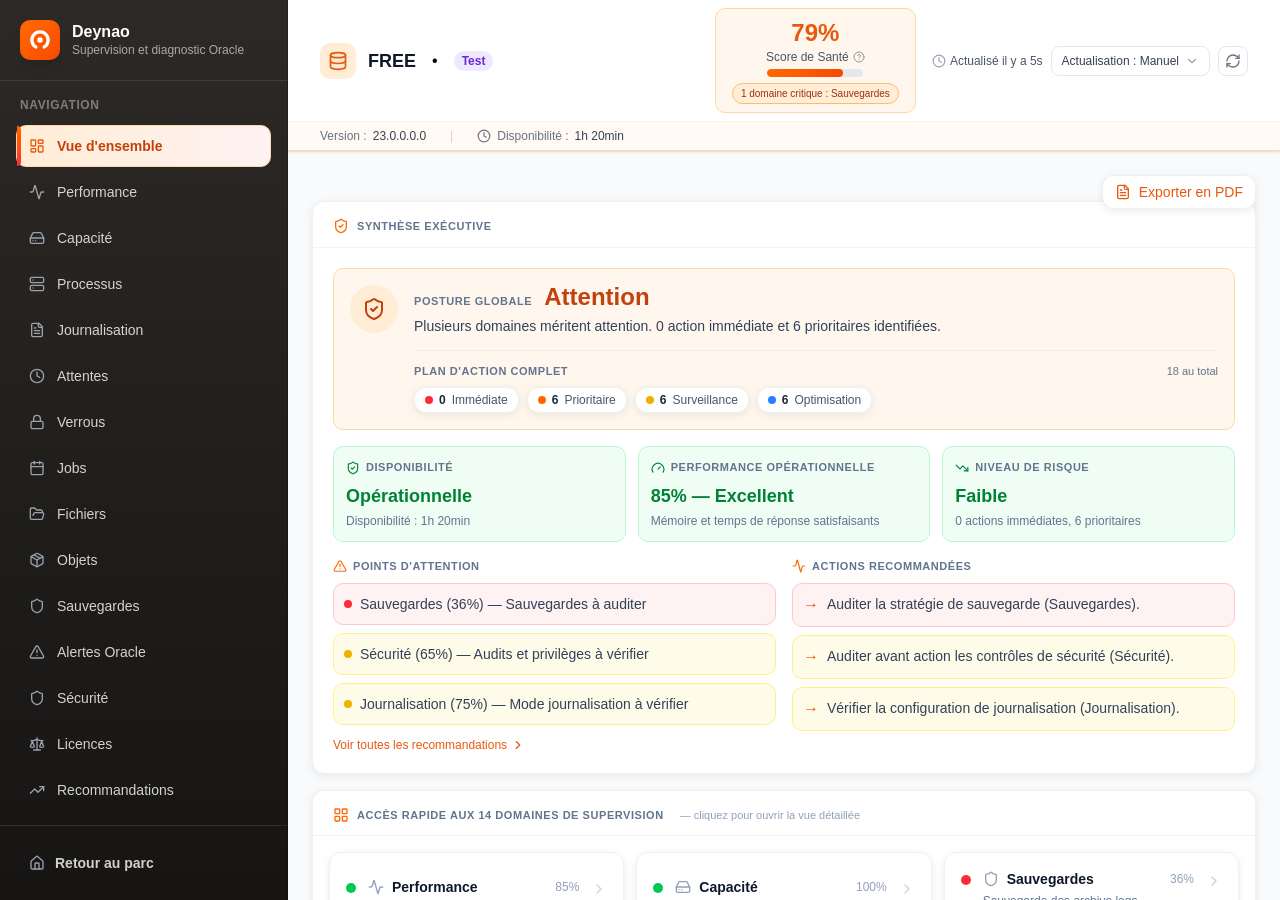
<file: global_view_9000.html>
<!DOCTYPE html>
<html lang="fr" style="--app-banner-h: 0px;"><head>
    <base href="http://localhost:9000/supervision"><meta charset="UTF-8">
    <meta http-equiv="Content-Type" content="text/html; charset=utf-8">
    <link rel="icon" type="image/svg+xml" href="http://localhost:9000/favicon.svg">
    <meta name="viewport" content="width=device-width, initial-scale=1.0">
    <title>Deynao — Supervision Oracle</title>
    <style data-inlined-from="http://localhost:9000/assets/index-ZLNY7yzp.css">/*! tailwindcss v4.3.2 | MIT License | https://tailwindcss.com */@layer properties{@supports ((-webkit-hyphens:none) and (not (margin-trim:inline))) or ((-moz-orient:inline) and (not (color:rgb(from red r g b)))){*,:before,:after,::backdrop{--tw-translate-x:0;--tw-translate-y:0;--tw-translate-z:0;--tw-rotate-x:initial;--tw-rotate-y:initial;--tw-rotate-z:initial;--tw-skew-x:initial;--tw-skew-y:initial;--tw-space-y-reverse:0;--tw-space-x-reverse:0;--tw-divide-y-reverse:0;--tw-border-style:solid;--tw-gradient-position:initial;--tw-gradient-from:#0000;--tw-gradient-via:#0000;--tw-gradient-to:#0000;--tw-gradient-stops:initial;--tw-gradient-via-stops:initial;--tw-gradient-from-position:0%;--tw-gradient-via-position:50%;--tw-gradient-to-position:100%;--tw-leading:initial;--tw-font-weight:initial;--tw-tracking:initial;--tw-ordinal:initial;--tw-slashed-zero:initial;--tw-numeric-figure:initial;--tw-numeric-spacing:initial;--tw-numeric-fraction:initial;--tw-shadow:0 0 #0000;--tw-shadow-color:initial;--tw-shadow-alpha:100%;--tw-inset-shadow:0 0 #0000;--tw-inset-shadow-color:initial;--tw-inset-shadow-alpha:100%;--tw-ring-color:initial;--tw-ring-shadow:0 0 #0000;--tw-inset-ring-color:initial;--tw-inset-ring-shadow:0 0 #0000;--tw-ring-inset:initial;--tw-ring-offset-width:0px;--tw-ring-offset-color:#fff;--tw-ring-offset-shadow:0 0 #0000;--tw-outline-style:solid;--tw-blur:initial;--tw-brightness:initial;--tw-contrast:initial;--tw-grayscale:initial;--tw-hue-rotate:initial;--tw-invert:initial;--tw-opacity:initial;--tw-saturate:initial;--tw-sepia:initial;--tw-drop-shadow:initial;--tw-drop-shadow-color:initial;--tw-drop-shadow-alpha:100%;--tw-drop-shadow-size:initial;--tw-backdrop-blur:initial;--tw-backdrop-brightness:initial;--tw-backdrop-contrast:initial;--tw-backdrop-grayscale:initial;--tw-backdrop-hue-rotate:initial;--tw-backdrop-invert:initial;--tw-backdrop-opacity:initial;--tw-backdrop-saturate:initial;--tw-backdrop-sepia:initial;--tw-duration:initial;--tw-scale-x:1;--tw-scale-y:1;--tw-scale-z:1}}}@layer theme{:root,:host{--font-sans:ui-sans-serif, system-ui, sans-serif, "Apple Color Emoji", "Segoe UI Emoji", "Segoe UI Symbol", "Noto Color Emoji";--font-mono:ui-monospace, SFMono-Regular, Menlo, Monaco, Consolas, "Liberation Mono", "Courier New", monospace;--color-red-50:oklch(97.1% .013 17.38);--color-red-100:oklch(93.6% .032 17.717);--color-red-200:oklch(88.5% .062 18.334);--color-red-300:oklch(80.8% .114 19.571);--color-red-400:oklch(70.4% .191 22.216);--color-red-500:oklch(63.7% .237 25.331);--color-red-600:oklch(57.7% .245 27.325);--color-red-700:oklch(50.5% .213 27.518);--color-red-800:oklch(44.4% .177 26.899);--color-red-900:oklch(39.6% .141 25.723);--color-red-950:oklch(25.8% .092 26.042);--color-orange-50:oklch(98% .016 73.684);--color-orange-100:oklch(95.4% .038 75.164);--color-orange-200:oklch(90.1% .076 70.697);--color-orange-300:oklch(83.7% .128 66.29);--color-orange-400:oklch(75% .183 55.934);--color-orange-500:oklch(70.5% .213 47.604);--color-orange-600:oklch(64.6% .222 41.116);--color-orange-700:oklch(55.3% .195 38.402);--color-orange-800:oklch(47% .157 37.304);--color-orange-900:oklch(40.8% .123 38.172);--color-amber-50:oklch(98.7% .022 95.277);--color-amber-100:oklch(96.2% .059 95.617);--color-amber-200:oklch(92.4% .12 95.746);--color-amber-300:oklch(87.9% .169 91.605);--color-amber-400:oklch(82.8% .189 84.429);--color-amber-500:oklch(76.9% .188 70.08);--color-amber-600:oklch(66.6% .179 58.318);--color-amber-700:oklch(55.5% .163 48.998);--color-amber-800:oklch(47.3% .137 46.201);--color-amber-900:oklch(41.4% .112 45.904);--color-yellow-50:oklch(98.7% .026 102.212);--color-yellow-100:oklch(97.3% .071 103.193);--color-yellow-200:oklch(94.5% .129 101.54);--color-yellow-300:oklch(90.5% .182 98.111);--color-yellow-400:oklch(85.2% .199 91.936);--color-yellow-500:oklch(79.5% .184 86.047);--color-yellow-600:oklch(68.1% .162 75.834);--color-yellow-700:oklch(55.4% .135 66.442);--color-yellow-800:oklch(47.6% .114 61.907);--color-yellow-900:oklch(42.1% .095 57.708);--color-green-50:oklch(98.2% .018 155.826);--color-green-100:oklch(96.2% .044 156.743);--color-green-200:oklch(92.5% .084 155.995);--color-green-300:oklch(87.1% .15 154.449);--color-green-400:oklch(79.2% .209 151.711);--color-green-500:oklch(72.3% .219 149.579);--color-green-600:oklch(62.7% .194 149.214);--color-green-700:oklch(52.7% .154 150.069);--color-green-800:oklch(44.8% .119 151.328);--color-green-900:oklch(39.3% .095 152.535);--color-emerald-50:oklch(97.9% .021 166.113);--color-emerald-200:oklch(90.5% .093 164.15);--color-emerald-300:oklch(84.5% .143 164.978);--color-emerald-500:oklch(69.6% .17 162.48);--color-emerald-600:oklch(59.6% .145 163.225);--color-emerald-700:oklch(50.8% .118 165.612);--color-emerald-800:oklch(43.2% .095 166.913);--color-emerald-900:oklch(37.8% .077 168.94);--color-teal-50:oklch(98.4% .014 180.72);--color-teal-100:oklch(95.3% .051 180.801);--color-teal-200:oklch(91% .096 180.426);--color-teal-300:oklch(85.5% .138 181.071);--color-teal-500:oklch(70.4% .14 182.503);--color-teal-600:oklch(60% .118 184.704);--color-teal-700:oklch(51.1% .096 186.391);--color-teal-800:oklch(43.7% .078 188.216);--color-teal-900:oklch(38.6% .063 188.416);--color-cyan-50:oklch(98.4% .019 200.873);--color-cyan-100:oklch(95.6% .045 203.388);--color-cyan-200:oklch(91.7% .08 205.041);--color-cyan-300:oklch(86.5% .127 207.078);--color-cyan-500:oklch(71.5% .143 215.221);--color-cyan-600:oklch(60.9% .126 221.723);--color-cyan-700:oklch(52% .105 223.128);--color-cyan-800:oklch(45% .085 224.283);--color-cyan-900:oklch(39.8% .07 227.392);--color-sky-50:oklch(97.7% .013 236.62);--color-sky-100:oklch(95.1% .026 236.824);--color-sky-500:oklch(68.5% .169 237.323);--color-sky-700:oklch(50% .134 242.749);--color-blue-50:oklch(97% .014 254.604);--color-blue-100:oklch(93.2% .032 255.585);--color-blue-200:oklch(88.2% .059 254.128);--color-blue-300:oklch(80.9% .105 251.813);--color-blue-400:oklch(70.7% .165 254.624);--color-blue-500:oklch(62.3% .214 259.815);--color-blue-600:oklch(54.6% .245 262.881);--color-blue-700:oklch(48.8% .243 264.376);--color-blue-800:oklch(42.4% .199 265.638);--color-blue-900:oklch(37.9% .146 265.522);--color-indigo-50:oklch(96.2% .018 272.314);--color-indigo-100:oklch(93% .034 272.788);--color-indigo-200:oklch(87% .065 274.039);--color-indigo-300:oklch(78.5% .115 274.713);--color-indigo-500:oklch(58.5% .233 277.117);--color-indigo-600:oklch(51.1% .262 276.966);--color-indigo-700:oklch(45.7% .24 277.023);--color-indigo-800:oklch(39.8% .195 277.366);--color-indigo-900:oklch(35.9% .144 278.697);--color-violet-50:oklch(96.9% .016 293.756);--color-violet-100:oklch(94.3% .029 294.588);--color-violet-200:oklch(89.4% .057 293.283);--color-violet-600:oklch(54.1% .281 293.009);--color-violet-700:oklch(49.1% .27 292.581);--color-purple-50:oklch(97.7% .014 308.299);--color-purple-100:oklch(94.6% .033 307.174);--color-purple-200:oklch(90.2% .063 306.703);--color-purple-300:oklch(82.7% .119 306.383);--color-purple-400:oklch(71.4% .203 305.504);--color-purple-500:oklch(62.7% .265 303.9);--color-purple-600:oklch(55.8% .288 302.321);--color-purple-700:oklch(49.6% .265 301.924);--color-purple-800:oklch(43.8% .218 303.724);--color-purple-900:oklch(38.1% .176 304.987);--color-pink-50:oklch(97.1% .014 343.198);--color-pink-100:oklch(94.8% .028 342.258);--color-pink-200:oklch(89.9% .061 343.231);--color-pink-500:oklch(65.6% .241 354.308);--color-pink-600:oklch(59.2% .249 .584);--color-pink-700:oklch(52.5% .223 3.958);--color-rose-50:oklch(96.9% .015 12.422);--color-rose-100:oklch(94.1% .03 12.58);--color-rose-200:oklch(89.2% .058 10.001);--color-rose-500:oklch(64.5% .246 16.439);--color-rose-700:oklch(51.4% .222 16.935);--color-slate-50:oklch(98.4% .003 247.858);--color-slate-100:oklch(96.8% .007 247.896);--color-slate-200:oklch(92.9% .013 255.508);--color-slate-300:oklch(86.9% .022 252.894);--color-slate-400:oklch(70.4% .04 256.788);--color-slate-500:oklch(55.4% .046 257.417);--color-slate-600:oklch(44.6% .043 257.281);--color-slate-700:oklch(37.2% .044 257.287);--color-slate-800:oklch(27.9% .041 260.031);--color-slate-900:oklch(20.8% .042 265.755);--color-gray-50:oklch(98.5% .002 247.839);--color-gray-100:oklch(96.7% .003 264.542);--color-gray-200:oklch(92.8% .006 264.531);--color-gray-300:oklch(87.2% .01 258.338);--color-gray-400:oklch(70.7% .022 261.325);--color-gray-500:oklch(55.1% .027 264.364);--color-gray-600:oklch(44.6% .03 256.802);--color-gray-700:oklch(37.3% .034 259.733);--color-gray-800:oklch(27.8% .033 256.848);--color-gray-900:oklch(21% .034 264.665);--color-black:#000;--color-white:#fff;--spacing:.25rem;--container-xs:20rem;--container-sm:24rem;--container-md:28rem;--container-lg:32rem;--container-xl:36rem;--container-2xl:42rem;--container-3xl:48rem;--container-4xl:56rem;--container-5xl:64rem;--container-6xl:72rem;--container-7xl:80rem;--text-xs:.75rem;--text-xs--line-height:calc(1 / .75);--text-sm:.875rem;--text-sm--line-height:calc(1.25 / .875);--text-base:1rem;--text-base--line-height: 1.5 ;--text-lg:1.125rem;--text-lg--line-height:calc(1.75 / 1.125);--text-xl:1.25rem;--text-xl--line-height:calc(1.75 / 1.25);--text-2xl:1.5rem;--text-2xl--line-height:calc(2 / 1.5);--text-3xl:1.875rem;--text-3xl--line-height: 1.2 ;--text-4xl:2.25rem;--text-4xl--line-height:calc(2.5 / 2.25);--text-5xl:3rem;--text-5xl--line-height:1;--font-weight-normal:400;--font-weight-medium:500;--font-weight-semibold:600;--font-weight-bold:700;--font-weight-extrabold:800;--tracking-tight:-.025em;--tracking-normal:0em;--tracking-wide:.025em;--tracking-wider:.05em;--tracking-widest:.1em;--leading-tight:1.25;--leading-snug:1.375;--leading-relaxed:1.625;--radius-2xl:1rem;--shadow-sm:0 1px 3px 0 #0000001a, 0 1px 2px -1px #0000001a;--shadow-lg:0 10px 15px -3px #0000001a, 0 4px 6px -4px #0000001a;--animate-spin:spin 1s linear infinite;--animate-pulse:pulse 2s cubic-bezier(.4, 0, .6, 1) infinite;--animate-bounce:bounce 1s infinite;--blur-sm:8px;--default-transition-duration:.15s;--default-transition-timing-function:cubic-bezier(.4, 0, .2, 1);--default-font-family:var(--font-sans);--default-mono-font-family:var(--font-mono)}}@layer base{*,:after,:before,::backdrop{box-sizing:border-box;border:0 solid;margin:0;padding:0}::file-selector-button{box-sizing:border-box;border:0 solid;margin:0;padding:0}html,:host{-webkit-text-size-adjust:100%;-moz-tab-size:4;-o-tab-size:4;tab-size:4;line-height:1.5;font-family:var(--default-font-family,ui-sans-serif, system-ui, sans-serif, "Apple Color Emoji", "Segoe UI Emoji", "Segoe UI Symbol", "Noto Color Emoji");font-feature-settings:var(--default-font-feature-settings,normal);font-variation-settings:var(--default-font-variation-settings,normal);-webkit-tap-highlight-color:transparent}hr{height:0;color:inherit;border-top-width:1px}abbr:where([title]){-webkit-text-decoration:underline dotted;text-decoration:underline dotted}h1,h2,h3,h4,h5,h6{font-size:inherit;font-weight:inherit}a{color:inherit;-webkit-text-decoration:inherit;text-decoration:inherit}b,strong{font-weight:bolder}code,kbd,samp,pre{font-family:var(--default-mono-font-family,ui-monospace, SFMono-Regular, Menlo, Monaco, Consolas, "Liberation Mono", "Courier New", monospace);font-feature-settings:var(--default-mono-font-feature-settings,normal);font-variation-settings:var(--default-mono-font-variation-settings,normal);font-size:1em}small{font-size:80%}sub,sup{vertical-align:baseline;font-size:75%;line-height:0;position:relative}sub{bottom:-.25em}sup{top:-.5em}table{text-indent:0;border-color:inherit;border-collapse:collapse}:-moz-focusring{outline:auto}progress{vertical-align:baseline}summary{display:list-item}ol,ul,menu{list-style:none}img,svg,video,canvas,audio,iframe,embed,object{vertical-align:middle;display:block}img,video{max-width:100%;height:auto}button,input,select,optgroup,textarea{font:inherit;font-feature-settings:inherit;font-variation-settings:inherit;letter-spacing:inherit;color:inherit;opacity:1;background-color:#0000;border-radius:0}::file-selector-button{font:inherit;font-feature-settings:inherit;font-variation-settings:inherit;letter-spacing:inherit;color:inherit;opacity:1;background-color:#0000;border-radius:0}:where(select:is([multiple],[size])) optgroup{font-weight:bolder}:where(select:is([multiple],[size])) optgroup option{padding-inline-start:20px}::file-selector-button{margin-inline-end:4px}::-moz-placeholder{opacity:1}::placeholder{opacity:1}@supports (not (-webkit-appearance:-apple-pay-button)) or (contain-intrinsic-size:1px){::-moz-placeholder{color:currentColor}::placeholder{color:currentColor}@supports (color:color-mix(in lab,red,red)){::-moz-placeholder{color:color-mix(in oklab,currentcolor 50%,transparent)}::placeholder{color:color-mix(in oklab,currentcolor 50%,transparent)}}}textarea{resize:vertical}::-webkit-search-decoration{-webkit-appearance:none}::-webkit-date-and-time-value{min-height:1lh;text-align:inherit}::-webkit-datetime-edit{display:inline-flex}::-webkit-datetime-edit-fields-wrapper{padding:0}::-webkit-datetime-edit{padding-block:0}::-webkit-datetime-edit-year-field{padding-block:0}::-webkit-datetime-edit-month-field{padding-block:0}::-webkit-datetime-edit-day-field{padding-block:0}::-webkit-datetime-edit-hour-field{padding-block:0}::-webkit-datetime-edit-minute-field{padding-block:0}::-webkit-datetime-edit-second-field{padding-block:0}::-webkit-datetime-edit-millisecond-field{padding-block:0}::-webkit-datetime-edit-meridiem-field{padding-block:0}::-webkit-calendar-picker-indicator{line-height:1}:-moz-ui-invalid{box-shadow:none}button,input:where([type=button],[type=reset],[type=submit]){-webkit-appearance:button;-moz-appearance:button;appearance:button}::file-selector-button{-webkit-appearance:button;-moz-appearance:button;appearance:button}::-webkit-inner-spin-button{height:auto}::-webkit-outer-spin-button{height:auto}[hidden]:where(:not([hidden=until-found])){display:none!important}button:not(:disabled),[role=button]:not(:disabled){cursor:pointer}:root{--background:0 0% 100%;--foreground:222.2 84% 4.9%;--card:0 0% 100%;--card-foreground:222.2 84% 4.9%;--popover:0 0% 100%;--popover-foreground:222.2 84% 4.9%;--primary:222.2 47.4% 11.2%;--primary-foreground:210 40% 98%;--secondary:210 40% 96.1%;--secondary-foreground:222.2 47.4% 11.2%;--muted:210 40% 96.1%;--muted-foreground:215.4 16.3% 46.9%;--accent:210 40% 96.1%;--accent-foreground:222.2 47.4% 11.2%;--destructive:0 84.2% 60.2%;--destructive-foreground:210 40% 98%;--border:214.3 31.8% 91.4%;--input:214.3 31.8% 91.4%;--ring:222.2 84% 4.9%;--radius:.5rem}.dark{--background:222.2 84% 4.9%;--foreground:210 40% 98%;--card:222.2 84% 4.9%;--card-foreground:210 40% 98%;--popover:222.2 84% 4.9%;--popover-foreground:210 40% 98%;--primary:210 40% 98%;--primary-foreground:222.2 47.4% 11.2%;--secondary:217.2 32.6% 17.5%;--secondary-foreground:210 40% 98%;--muted:217.2 32.6% 17.5%;--muted-foreground:215 20.2% 65.1%;--accent:217.2 32.6% 17.5%;--accent-foreground:210 40% 98%;--destructive:0 62.8% 30.6%;--destructive-foreground:210 40% 98%;--border:217.2 32.6% 17.5%;--input:217.2 32.6% 17.5%;--ring:212.7 26.8% 83.9%}*{border-color:var(--border);outline-color:var(--ring)}@supports (color:color-mix(in lab,red,red)){*{outline-color:color-mix(in oklab,var(--ring) 50%,transparent)}}body{background-color:var(--background);color:var(--foreground)}}@layer components{:root{--oracle-red:#f80000!important;--oracle-orange:#ff6900!important;--oracle-gradient:linear-gradient(135deg, #f80000 0%, #ff6900 100%)!important;--oracle-gradient-hover:linear-gradient(135deg, #e50000 0%, #f50 100%)!important}aside[class*=bg-gray-900],.bg-gray-900,aside.fixed{background:linear-gradient(#2a2e38,#1c1f26)!important}aside h1{-webkit-text-fill-color:transparent!important;background:linear-gradient(135deg,#f80000,#ff6900)!important;-webkit-background-clip:text!important;background-clip:text!important}button[class*=bg-blue]:not([data-env-chip]):not([data-no-override]),button.bg-blue-500:not([data-env-chip]):not([data-no-override]),button.bg-blue-600:not([data-env-chip]):not([data-no-override]),button.bg-primary:not([data-env-chip]):not([data-no-override]),button[type=submit]:not([data-env-chip]):not([data-no-override]),a.bg-blue-500,a.bg-blue-600,a.bg-primary{color:#fff!important;background:linear-gradient(135deg,#f80000,#ff6900)!important;border:none!important;font-weight:600!important;transition:all .3s!important}.oracle-gradient{background:linear-gradient(135deg,#f80000,#ff6900)!important}[data-radix-progress-indicator][class*=bg-red],div[role=progressbar]>div[class*=bg-red]{background-color:#ef4444!important}[data-radix-progress-indicator][class*=bg-orange],div[role=progressbar]>div[class*=bg-orange]{background-color:#f97316!important}[data-radix-progress-indicator][class*=bg-yellow],div[role=progressbar]>div[class*=bg-yellow]{background-color:#eab308!important}[data-radix-progress-indicator][class*=bg-green],div[role=progressbar]>div[class*=bg-green]{background-color:#22c55e!important}button[class*=bg-blue]:not([data-env-chip]):not([data-no-override]):hover,button.bg-blue-500:not([data-env-chip]):not([data-no-override]):hover,button.bg-blue-600:not([data-env-chip]):not([data-no-override]):hover,button[type=submit]:not([data-env-chip]):not([data-no-override]):hover,a.bg-blue-500:hover,a.bg-blue-600:hover{background:var(--oracle-gradient-hover)!important;transform:translateY(-2px)!important;box-shadow:0 6px 20px #f800004d!important}main .bg-white,.bg-white.rounded-lg{border:1px solid #f0f0f0!important;border-radius:12px!important;transition:all .3s!important;box-shadow:0 2px 8px #00000014!important}main .bg-white:hover,.bg-white.rounded-lg:hover{border-color:#ff6900!important;transform:translateY(-3px)!important;box-shadow:0 12px 24px #0000001f!important}.metric-box,aside .bg-gray-800{cursor:pointer!important;background:#ffffff0d!important;border:1px solid #ffffff1a!important;border-radius:8px!important;margin-bottom:.75rem!important;padding:1rem!important;transition:all .2s!important}.metric-box:hover,aside .bg-gray-800:hover{background:#ffffff14!important;border-color:#ff69004d!important;transform:translate(3px)!important}.metric-value{font-size:2.5rem!important;font-weight:800!important;line-height:1!important}.text-green-500{color:#10b981!important}.text-blue-500{color:#3b82f6!important}.connection-grid{grid-template-columns:repeat(auto-fill,minmax(320px,1fr))!important;gap:1.5rem!important;display:grid!important}button.bg-blue-500.text-white,a.bg-blue-500.text-white,button[class*=border-blue].text-blue-600,.border-blue-500.text-blue-600,.border-b-2.border-blue-500{color:#fff!important;background:linear-gradient(135deg,#f80000,#ff6900)!important;border:none!important;padding:.75rem 1.5rem!important;font-weight:600!important}button[class*=text-gray-500]{color:#6b7280!important;background:0 0!important}button[class*=text-gray-500]:hover{color:#374151!important;background:#0000000d!important}.bg-green-100{background:#10b9811a!important;border:1px solid #10b98133!important}.text-green-800{color:#059669!important;font-weight:600!important}button[title=Supprimer],.btn-delete{color:#dc2626!important;background:#fee2e2!important;border:1px solid #fecaca!important;border-radius:6px!important;padding:.5rem!important;transition:all .2s!important}button[title=Supprimer]:hover,.btn-delete:hover{color:#fff!important;background:#dc2626!important}.modal-overlay,.fixed.inset-0.bg-black{-webkit-backdrop-filter:blur(4px)!important;backdrop-filter:blur(4px)!important;background:#00000080!important}.modal,.bg-white.rounded-xl{border-radius:16px!important;box-shadow:0 20px 40px #0003!important}.animate-spin{border-color:#ff6900 #f80000 #e5e7eb #e5e7eb!important}.oracle-loader{flex-direction:column;justify-content:center;align-items:center;gap:1rem;min-height:400px;display:flex}aside>div:last-child button{font-weight:600!important;transition:all .2s!important}aside>div:last-child button[style*="backgroundColor: #3b82f6"]{background:linear-gradient(135deg,#f80000,#ff6900)!important;box-shadow:0 2px 8px #f800004d!important}input:focus{border-color:#ff6900!important;outline:none!important;box-shadow:0 0 0 3px #ff69001a!important}@keyframes fadeIn{0%{opacity:0;transform:translateY(-10px)}to{opacity:1;transform:translateY(0)}}@keyframes slideIn{0%{opacity:0;transform:translate(-20px)}to{opacity:1;transform:translate(0)}}.animate-fadeIn{animation:.3s ease-out forwards fadeIn}.animate-slideIn{animation:.3s ease-out forwards slideIn}::-webkit-scrollbar{width:8px;height:8px}::-webkit-scrollbar-track{background:#f1f1f1}::-webkit-scrollbar-thumb{background:linear-gradient(135deg,#f80000,#ff6900);border-radius:4px}::-webkit-scrollbar-thumb:hover{background:linear-gradient(135deg,#e50000,#f50)}*{box-sizing:border-box}:root{--oracle-red:#f80000;--oracle-red-dark:#c80000;--oracle-orange:#ff6900;--oracle-orange-light:#ff8c32;--oracle-black:#161513;--oracle-gray-900:#2d2926;--oracle-gray-800:#3e3a37;--oracle-gray-700:#524e4b;--oracle-gray-600:#6b6662;--oracle-gray-500:#8b8784;--oracle-gray-400:#aba8a5;--oracle-gray-300:#cccac8;--oracle-gray-200:#e5e4e2;--oracle-gray-100:#f5f5f4;--oracle-white:#fff;--status-success:#00c389;--status-warning:#ffb75d;--status-error:#ff5c5c;--status-info:#5b9bd5;--sidebar-width:280px;--header-height:64px;--border-radius:8px;--border-radius-lg:12px;--app-banner-h:0px;--shadow-sm:0 1px 2px 0 #0000000d;--shadow:0 4px 6px -1px #0000001a;--shadow-lg:0 10px 15px -3px #0000001a;--shadow-xl:0 20px 25px -5px #0000001a;--transition-fast:.15s cubic-bezier(.4, 0, .2, 1);--transition-normal:.3s cubic-bezier(.4, 0, .2, 1)}body{--bg-primary:var(--oracle-white);--bg-secondary:var(--oracle-gray-100);--bg-tertiary:var(--oracle-gray-200);--text-primary:var(--oracle-gray-900);--text-secondary:var(--oracle-gray-700);--text-tertiary:var(--oracle-gray-600);--border-color:var(--oracle-gray-300)}body.dark{--bg-primary:var(--oracle-gray-900);--bg-secondary:var(--oracle-gray-800);--bg-tertiary:var(--oracle-gray-700);--text-primary:var(--oracle-gray-100);--text-secondary:var(--oracle-gray-300);--text-tertiary:var(--oracle-gray-400);--border-color:var(--oracle-gray-700)}body{background-color:var(--bg-primary);color:var(--text-primary);transition:background-color var(--transition-normal),color var(--transition-normal);margin:0;font-family:-apple-system,BlinkMacSystemFont,Segoe UI,Roboto,sans-serif}.app-container{min-height:100vh;display:flex}.oracle-sidebar{width:var(--sidebar-width);background:linear-gradient(180deg,var(--oracle-gray-900) 0%,var(--oracle-black) 100%);color:var(--oracle-white);height:calc(100vh - var(--app-banner-h));left:0;top:var(--app-banner-h);z-index:100;flex-direction:column;display:flex;position:fixed;box-shadow:2px 0 10px #0000001a}.oracle-sidebar-header{border-bottom:1px solid #ffffff14;padding:1.75rem 2rem}.oracle-logo{align-items:center;gap:.75rem;display:flex}.oracle-logo-icon{background:linear-gradient(135deg,var(--oracle-red) 0%,var(--oracle-orange) 100%);color:#fff;border-radius:10px;justify-content:center;align-items:center;width:40px;height:40px;font-size:1.25rem;font-weight:700;display:flex}.oracle-logo-text{letter-spacing:-.025em;font-size:1.5rem;font-weight:700}.oracle-logo-subtitle{opacity:.6;letter-spacing:.01em;white-space:nowrap;margin-top:.3rem;font-size:.7rem;font-weight:400;line-height:1.35}.oracle-modules{flex:1;padding:2rem 1rem 1.5rem;overflow-y:auto}.oracle-module-item{border-radius:var(--border-radius);cursor:pointer;transition:all var(--transition-fast);color:#fffc;align-items:center;gap:1rem;margin-bottom:.5rem;padding:.875rem 1rem;display:flex;position:relative}.oracle-module-item:hover{color:#fff;background:#ffffff1a}.oracle-module-item.active{background:linear-gradient(90deg,var(--oracle-red) 0%,var(--oracle-orange) 100%);color:#fff}.oracle-module-item.disabled{opacity:.5;cursor:not-allowed}.oracle-module-icon{font-size:1.25rem}.oracle-module-content{flex:1}.oracle-module-name{font-size:.9375rem;font-weight:600}.oracle-module-desc{opacity:.7;margin-top:.125rem;font-size:.75rem}.oracle-main{margin-left:var(--sidebar-width);background-color:var(--bg-secondary);min-height:calc(100vh - var(--app-banner-h));flex:1}.oracle-header{background:var(--bg-primary);border-bottom:1px solid var(--border-color);height:var(--header-height);z-index:50;box-shadow:var(--shadow-sm);align-items:center;padding:0 2rem;display:flex;position:sticky;top:0}.oracle-header-content{justify-content:space-between;align-items:center;width:100%;display:flex}.oracle-header-title{color:var(--text-primary);font-size:1.5rem;font-weight:700}.oracle-header-actions{align-items:center;gap:1rem;display:flex}.oracle-btn{border-radius:var(--border-radius);cursor:pointer;transition:all var(--transition-fast);border:none;align-items:center;gap:.5rem;padding:.625rem 1.25rem;font-size:.875rem;font-weight:600;display:inline-flex}.oracle-btn-primary{background:linear-gradient(90deg,var(--oracle-red) 0%,var(--oracle-orange) 100%);color:#fff;box-shadow:0 4px 12px #f8000033}.oracle-btn-primary:hover{transform:translateY(-1px);box-shadow:0 6px 20px #f800004d}.oracle-btn-secondary{background:var(--oracle-gray-200);color:var(--oracle-gray-800)}.oracle-btn-secondary:hover{background:var(--oracle-gray-300)}.oracle-card{background:var(--bg-primary);border-radius:var(--border-radius-lg);box-shadow:var(--shadow);transition:all var(--transition-normal);border:1px solid var(--border-color);padding:1.5rem}.oracle-card:hover{box-shadow:var(--shadow-lg);transform:translateY(-2px)}.oracle-card-header{border-bottom:1px solid var(--border-color);justify-content:space-between;align-items:center;margin-bottom:1.5rem;padding-bottom:1rem;display:flex}.oracle-card-title{color:var(--text-primary);align-items:center;gap:.75rem;font-size:1.125rem;font-weight:700;display:flex}.oracle-metric{text-align:center;padding:1.5rem}.oracle-metric-value{background:linear-gradient(90deg,var(--oracle-red) 0%,var(--oracle-orange) 100%);-webkit-text-fill-color:transparent;-webkit-background-clip:text;background-clip:text;margin-bottom:.5rem;font-size:3rem;font-weight:700;line-height:1}.oracle-metric-label{color:var(--text-secondary);text-transform:uppercase;letter-spacing:.05em;font-size:.875rem;font-weight:600}.oracle-metric-sublabel{color:var(--text-tertiary);margin-top:.25rem;font-size:.75rem}.oracle-progress{margin-bottom:1.5rem}.oracle-progress-header{justify-content:space-between;margin-bottom:.5rem;display:flex}.oracle-progress-label{color:var(--text-primary);font-weight:600}.oracle-progress-value{color:var(--text-secondary);font-weight:700}.oracle-progress-bar{background:var(--oracle-gray-200);border-radius:9999px;height:8px;position:relative;overflow:hidden}.oracle-progress-fill{border-radius:9999px;height:100%;transition:width 1s cubic-bezier(.4,0,.2,1);position:relative;overflow:hidden}.oracle-progress-fill:after{content:"";background:linear-gradient(90deg,#fff0,#ffffff4d,#fff0);animation:2s infinite shimmer;position:absolute;top:0;right:0;bottom:0;left:0}@keyframes shimmer{0%{transform:translate(-100%)}to{transform:translate(100%)}}.oracle-progress-fill.success{background:linear-gradient(90deg,#00c389,#00e5a0)}.oracle-progress-fill.warning{background:linear-gradient(90deg,#ffb75d,#ffc780)}.oracle-progress-fill.critical{background:linear-gradient(90deg,#ff5c5c,#ff7a7a)}.oracle-tabs{background:var(--bg-primary);border-bottom:1px solid var(--border-color);gap:.5rem;padding:1rem 2rem;display:flex;overflow-x:auto}.oracle-tab{border-radius:var(--border-radius);cursor:pointer;color:var(--text-secondary);transition:all var(--transition-fast);white-space:nowrap;background:0 0;border:none;align-items:center;gap:.5rem;padding:.75rem 1.5rem;font-size:.875rem;font-weight:600;display:flex}.oracle-tab:hover{background:var(--bg-secondary);color:var(--text-primary)}.oracle-tab.active{background:linear-gradient(90deg,var(--oracle-red) 0%,var(--oracle-orange) 100%);color:#fff;box-shadow:0 4px 12px #f8000033}.oracle-sidebar-section{margin-bottom:1.5rem}.oracle-sidebar-section:last-child{margin-bottom:0}.oracle-sidebar-section-label{letter-spacing:.08em;text-transform:uppercase;color:#fff6;border-bottom:1px solid #ffffff0f;margin-bottom:.5rem;padding:0 .75rem .5rem;font-size:.6875rem;font-weight:700}.oracle-sidebar-placeholder{color:#ffffff59;padding:.5rem .75rem;font-size:.75rem;font-style:italic;line-height:1.4}.oracle-sidebar-footer{border-top:1px solid #ffffff14;margin-top:auto;padding:1rem}.oracle-sidebar-status-pulse{border-radius:var(--border-radius);background:#22c55e14;border:1px solid #22c55e2e;align-items:center;gap:.625rem;margin-top:1rem;padding:.625rem .75rem;display:flex}.oracle-sidebar-status-pulse.is-down{background:#ef44441a;border-color:#ef444438}.oracle-sidebar-status-pulse.is-checking{background:#94a3b81a;border-color:#94a3b838}.oracle-sidebar-status-content{flex:1;min-width:0}.oracle-sidebar-status-label{color:#ffffffe6;font-size:.75rem;font-weight:600;line-height:1.2}.oracle-sidebar-status-subtitle{color:#ffffff73;margin-top:.125rem;font-size:.6875rem;line-height:1.2}.oracle-sidebar-version{color:#ffffff59;text-align:center;margin-top:.5rem;font-size:.6875rem;line-height:1.2}@media (max-width:1024px){.oracle-sidebar{transition:transform var(--transition-normal);transform:translate(-100%)}.oracle-sidebar.open{transform:translate(0)}.oracle-main{margin-left:0}}.text-success{color:var(--status-success)}.text-warning{color:var(--status-warning)}.text-error{color:var(--status-error)}.text-info{color:var(--status-info)}.bg-success-soft{background:#00c3891a}.bg-warning-soft{background:#ffb75d1a}.bg-error-soft{background:#ff5c5c1a}.bg-info-soft{background:#5b9bd51a}.modal select,.modal input[type=text],.modal input[type=password]{background-color:#fff;border:1px solid #d1d5db;border-radius:.375rem;width:100%;padding:.625rem .875rem;font-size:.875rem;transition:all .2s}.modal select:focus{border-color:#3b82f6;outline:none;box-shadow:0 0 0 3px #3b82f61a}.prod-card{position:relative;overflow:hidden}.prod-card:before{content:"";background:linear-gradient(90deg,#ef4444,#f97316,#ef4444) 0 0/200% 100%;height:3px;animation:3s ease-in-out infinite prodGradient;position:absolute;top:0;left:0;right:0}@keyframes prodGradient{0%,to{background-position:0%}50%{background-position:100%}}.oracle-logo:hover{background-color:#ffffff0d;border-radius:8px}.oracle-button{background:linear-gradient(135deg,var(--oracle-orange),#e55100);color:#fff;cursor:pointer;border:none;border-radius:8px;padding:8px 16px;font-weight:500;transition:all .2s}.oracle-button:hover{background:linear-gradient(135deg,#e55100,var(--oracle-orange));transform:translateY(-1px);box-shadow:0 4px 12px #ff69004d}.oracle-button:disabled{opacity:.6;cursor:not-allowed;box-shadow:none;transform:none}.oracle-card{background:#fff;border:1px solid #e5e5e5;border-radius:12px;padding:24px;transition:all .2s;box-shadow:0 4px 6px -1px #0000001a}.oracle-card:hover{transform:translateY(-2px);box-shadow:0 10px 15px -3px #0000001a}}@layer utilities{.pointer-events-none{pointer-events:none}.collapse{visibility:collapse}.invisible{visibility:hidden}.visible{visibility:visible}.sr-only{clip-path:inset(50%);white-space:nowrap;border-width:0;width:1px;height:1px;margin:-1px;padding:0;position:absolute;overflow:hidden}.absolute{position:absolute}.fixed{position:fixed}.relative{position:relative}.static{position:static}.sticky{position:sticky}.inset-0{top:0;right:0;bottom:0;left:0}.-top-1{top:calc(var(--spacing) * -1)}.-top-2\.5{top:calc(var(--spacing) * -2.5)}.top-0{top:0}.top-1{top:var(--spacing)}.top-1\/2{top:50%}.top-2{top:calc(var(--spacing) * 2)}.top-3{top:calc(var(--spacing) * 3)}.top-4{top:calc(var(--spacing) * 4)}.top-\[50\%\]{top:50%}.top-\[88px\]{top:88px}.top-full{top:100%}.-right-1{right:calc(var(--spacing) * -1)}.-right-2\.5{right:calc(var(--spacing) * -2.5)}.right-0{right:0}.right-1{right:var(--spacing)}.right-2{right:calc(var(--spacing) * 2)}.right-3{right:calc(var(--spacing) * 3)}.right-4{right:calc(var(--spacing) * 4)}.bottom-0{bottom:0}.bottom-4{bottom:calc(var(--spacing) * 4)}.left-0{left:0}.left-2{left:calc(var(--spacing) * 2)}.left-2\.5{left:calc(var(--spacing) * 2.5)}.left-3{left:calc(var(--spacing) * 3)}.left-\[50\%\]{left:50%}.isolate{isolation:isolate}.z-10{z-index:10}.z-20{z-index:20}.z-30{z-index:30}.z-50{z-index:50}.z-60{z-index:60}.z-100{z-index:100}.z-110{z-index:110}.z-120{z-index:120}.order-1{order:1}.order-2{order:2}.order-3{order:3}.order-4{order:4}.order-5{order:5}.order-last{order:9999}.col-span-2{grid-column:span 2/span 2}.col-start-2{grid-column-start:2}.container{width:100%}@media (min-width:40rem){.container{max-width:40rem}}@media (min-width:48rem){.container{max-width:48rem}}@media (min-width:64rem){.container{max-width:64rem}}@media (min-width:80rem){.container{max-width:80rem}}@media (min-width:96rem){.container{max-width:96rem}}.m-4{margin:calc(var(--spacing) * 4)}.-mx-1{margin-inline:calc(var(--spacing) * -1)}.-mx-1\.5{margin-inline:calc(var(--spacing) * -1.5)}.-mx-3{margin-inline:calc(var(--spacing) * -3)}.-mx-4{margin-inline:calc(var(--spacing) * -4)}.mx-0\.5{margin-inline:calc(var(--spacing) * .5)}.mx-1{margin-inline:var(--spacing)}.mx-2{margin-inline:calc(var(--spacing) * 2)}.mx-4{margin-inline:calc(var(--spacing) * 4)}.mx-auto{margin-inline:auto}.my-1{margin-block:var(--spacing)}.my-2{margin-block:calc(var(--spacing) * 2)}.my-2\.5{margin-block:calc(var(--spacing) * 2.5)}.my-3{margin-block:calc(var(--spacing) * 3)}.-mt-0\.5{margin-top:calc(var(--spacing) * -.5)}.-mt-2{margin-top:calc(var(--spacing) * -2)}.mt-0{margin-top:0}.mt-0\.5{margin-top:calc(var(--spacing) * .5)}.mt-1{margin-top:var(--spacing)}.mt-1\.5{margin-top:calc(var(--spacing) * 1.5)}.mt-2{margin-top:calc(var(--spacing) * 2)}.mt-3{margin-top:calc(var(--spacing) * 3)}.mt-4{margin-top:calc(var(--spacing) * 4)}.mt-5{margin-top:calc(var(--spacing) * 5)}.mt-6{margin-top:calc(var(--spacing) * 6)}.mt-8{margin-top:calc(var(--spacing) * 8)}.mt-auto{margin-top:auto}.mr-0\.5{margin-right:calc(var(--spacing) * .5)}.mr-1{margin-right:var(--spacing)}.mr-1\.5{margin-right:calc(var(--spacing) * 1.5)}.mr-2{margin-right:calc(var(--spacing) * 2)}.mr-3{margin-right:calc(var(--spacing) * 3)}.-mb-1{margin-bottom:calc(var(--spacing) * -1)}.-mb-2{margin-bottom:calc(var(--spacing) * -2)}.-mb-3{margin-bottom:calc(var(--spacing) * -3)}.mb-0\.5{margin-bottom:calc(var(--spacing) * .5)}.mb-1{margin-bottom:var(--spacing)}.mb-1\.5{margin-bottom:calc(var(--spacing) * 1.5)}.mb-2{margin-bottom:calc(var(--spacing) * 2)}.mb-2\.5{margin-bottom:calc(var(--spacing) * 2.5)}.mb-3{margin-bottom:calc(var(--spacing) * 3)}.mb-4{margin-bottom:calc(var(--spacing) * 4)}.mb-5{margin-bottom:calc(var(--spacing) * 5)}.mb-6{margin-bottom:calc(var(--spacing) * 6)}.mb-8{margin-bottom:calc(var(--spacing) * 8)}.mb-12{margin-bottom:calc(var(--spacing) * 12)}.mb-16{margin-bottom:calc(var(--spacing) * 16)}.ml-0\.5{margin-left:calc(var(--spacing) * .5)}.ml-1{margin-left:var(--spacing)}.ml-1\.5{margin-left:calc(var(--spacing) * 1.5)}.ml-2{margin-left:calc(var(--spacing) * 2)}.ml-3{margin-left:calc(var(--spacing) * 3)}.ml-4{margin-left:calc(var(--spacing) * 4)}.ml-5{margin-left:calc(var(--spacing) * 5)}.ml-6{margin-left:calc(var(--spacing) * 6)}.ml-7{margin-left:calc(var(--spacing) * 7)}.ml-10{margin-left:calc(var(--spacing) * 10)}.ml-64{margin-left:calc(var(--spacing) * 64)}.ml-auto{margin-left:auto}.line-clamp-1{-webkit-line-clamp:1;-webkit-box-orient:vertical;display:-webkit-box;overflow:hidden}.line-clamp-2{-webkit-line-clamp:2;-webkit-box-orient:vertical;display:-webkit-box;overflow:hidden}.block{display:block}.contents{display:contents}.flex{display:flex}.grid{display:grid}.hidden{display:none}.inline{display:inline}.inline-block{display:inline-block}.inline-flex{display:inline-flex}.table{display:table}.h-\(--radix-select-trigger-height\){height:var(--radix-select-trigger-height)}.h-0{height:0}.h-1{height:var(--spacing)}.h-1\.5{height:calc(var(--spacing) * 1.5)}.h-2{height:calc(var(--spacing) * 2)}.h-2\.5{height:calc(var(--spacing) * 2.5)}.h-3{height:calc(var(--spacing) * 3)}.h-3\.5{height:calc(var(--spacing) * 3.5)}.h-4{height:calc(var(--spacing) * 4)}.h-4\.5{height:calc(var(--spacing) * 4.5)}.h-5{height:calc(var(--spacing) * 5)}.h-6{height:calc(var(--spacing) * 6)}.h-7{height:calc(var(--spacing) * 7)}.h-8{height:calc(var(--spacing) * 8)}.h-9{height:calc(var(--spacing) * 9)}.h-10{height:calc(var(--spacing) * 10)}.h-11{height:calc(var(--spacing) * 11)}.h-12{height:calc(var(--spacing) * 12)}.h-14{height:calc(var(--spacing) * 14)}.h-16{height:calc(var(--spacing) * 16)}.h-20{height:calc(var(--spacing) * 20)}.h-24{height:calc(var(--spacing) * 24)}.h-32{height:calc(var(--spacing) * 32)}.h-40{height:calc(var(--spacing) * 40)}.h-48{height:calc(var(--spacing) * 48)}.h-64{height:calc(var(--spacing) * 64)}.h-\[18px\]{height:18px}.h-\[200px\]{height:200px}.h-\[280px\]{height:280px}.h-\[calc\(100vh-var\(--app-banner-h\,0px\)\)\]{height:calc(100vh - var(--app-banner-h,0px))}.h-auto{height:auto}.h-full{height:100%}.h-px{height:1px}.max-h-32{max-height:calc(var(--spacing) * 32)}.max-h-40{max-height:calc(var(--spacing) * 40)}.max-h-48{max-height:calc(var(--spacing) * 48)}.max-h-56{max-height:calc(var(--spacing) * 56)}.max-h-72{max-height:calc(var(--spacing) * 72)}.max-h-80{max-height:calc(var(--spacing) * 80)}.max-h-96{max-height:calc(var(--spacing) * 96)}.max-h-\[65vh\]{max-height:65vh}.max-h-\[80vh\]{max-height:80vh}.max-h-\[85vh\]{max-height:85vh}.max-h-\[88vh\]{max-height:88vh}.max-h-\[90vh\]{max-height:90vh}.max-h-\[calc\(85vh-140px\)\]{max-height:calc(85vh - 140px)}.max-h-\[calc\(100vh-13rem\)\]{max-height:calc(100vh - 13rem)}.min-h-4{min-height:calc(var(--spacing) * 4)}.min-h-\[24px\]{min-height:24px}.min-h-\[32px\]{min-height:32px}.min-h-\[80px\]{min-height:80px}.min-h-\[80vh\]{min-height:80vh}.min-h-\[300px\]{min-height:300px}.min-h-\[400px\]{min-height:400px}.min-h-\[500px\]{min-height:500px}.min-h-\[600px\]{min-height:600px}.min-h-\[calc\(100vh-9rem\)\]{min-height:calc(100vh - 9rem)}.min-h-screen{min-height:100vh}.w-0{width:0}.w-1{width:var(--spacing)}.w-1\.5{width:calc(var(--spacing) * 1.5)}.w-2{width:calc(var(--spacing) * 2)}.w-2\.5{width:calc(var(--spacing) * 2.5)}.w-3{width:calc(var(--spacing) * 3)}.w-3\.5{width:calc(var(--spacing) * 3.5)}.w-4{width:calc(var(--spacing) * 4)}.w-4\.5{width:calc(var(--spacing) * 4.5)}.w-5{width:calc(var(--spacing) * 5)}.w-6{width:calc(var(--spacing) * 6)}.w-7{width:calc(var(--spacing) * 7)}.w-8{width:calc(var(--spacing) * 8)}.w-9{width:calc(var(--spacing) * 9)}.w-10{width:calc(var(--spacing) * 10)}.w-11{width:calc(var(--spacing) * 11)}.w-12{width:calc(var(--spacing) * 12)}.w-14{width:calc(var(--spacing) * 14)}.w-16{width:calc(var(--spacing) * 16)}.w-20{width:calc(var(--spacing) * 20)}.w-24{width:calc(var(--spacing) * 24)}.w-28{width:calc(var(--spacing) * 28)}.w-32{width:calc(var(--spacing) * 32)}.w-44{width:calc(var(--spacing) * 44)}.w-48{width:calc(var(--spacing) * 48)}.w-56{width:calc(var(--spacing) * 56)}.w-64{width:calc(var(--spacing) * 64)}.w-72{width:calc(var(--spacing) * 72)}.w-80{width:calc(var(--spacing) * 80)}.w-\[90px\]{width:90px}.w-\[200px\]{width:200px}.w-auto{width:auto}.w-fit{width:-moz-fit-content;width:fit-content}.w-full{width:100%}.w-px{width:1px}.max-w-2xl{max-width:var(--container-2xl)}.max-w-3xl{max-width:var(--container-3xl)}.max-w-4xl{max-width:var(--container-4xl)}.max-w-5xl{max-width:var(--container-5xl)}.max-w-6xl{max-width:var(--container-6xl)}.max-w-7xl{max-width:var(--container-7xl)}.max-w-40{max-width:calc(var(--spacing) * 40)}.max-w-48{max-width:calc(var(--spacing) * 48)}.max-w-\[8rem\]{max-width:8rem}.max-w-\[10rem\]{max-width:10rem}.max-w-\[14rem\]{max-width:14rem}.max-w-\[22rem\]{max-width:22rem}.max-w-\[120px\]{max-width:120px}.max-w-\[150px\]{max-width:150px}.max-w-\[160px\]{max-width:160px}.max-w-\[180px\]{max-width:180px}.max-w-\[200px\]{max-width:200px}.max-w-\[220px\]{max-width:220px}.max-w-\[250px\]{max-width:250px}.max-w-\[260px\]{max-width:260px}.max-w-\[1400px\]{max-width:1400px}.max-w-full{max-width:100%}.max-w-lg{max-width:var(--container-lg)}.max-w-md{max-width:var(--container-md)}.max-w-sm{max-width:var(--container-sm)}.max-w-xl{max-width:var(--container-xl)}.max-w-xs{max-width:var(--container-xs)}.min-w-\(--radix-select-trigger-width\){min-width:var(--radix-select-trigger-width)}.min-w-0{min-width:0}.min-w-\[8rem\]{min-width:8rem}.min-w-\[14rem\]{min-width:14rem}.min-w-\[15rem\]{min-width:15rem}.min-w-\[18px\]{min-width:18px}.min-w-\[32px\]{min-width:32px}.min-w-\[40px\]{min-width:40px}.min-w-\[60px\]{min-width:60px}.min-w-\[80px\]{min-width:80px}.min-w-\[90px\]{min-width:90px}.min-w-\[130px\]{min-width:130px}.min-w-\[140px\]{min-width:140px}.min-w-\[150px\]{min-width:150px}.min-w-\[160px\]{min-width:160px}.min-w-\[180px\]{min-width:180px}.min-w-\[200px\]{min-width:200px}.min-w-\[230px\]{min-width:230px}.min-w-\[300px\]{min-width:300px}.min-w-full{min-width:100%}.flex-1{flex:1}.flex-shrink,.shrink{flex-shrink:1}.shrink-0{flex-shrink:0}.grow{flex-grow:1}.basis-48{flex-basis:calc(var(--spacing) * 48)}.basis-56{flex-basis:calc(var(--spacing) * 56)}.border-collapse{border-collapse:collapse}.translate-x-1{--tw-translate-x:var(--spacing);translate:var(--tw-translate-x) var(--tw-translate-y)}.translate-x-6{--tw-translate-x:calc(var(--spacing) * 6);translate:var(--tw-translate-x) var(--tw-translate-y)}.translate-x-\[-50\%\]{--tw-translate-x:-50%;translate:var(--tw-translate-x) var(--tw-translate-y)}.-translate-y-1\/2{--tw-translate-y: -50% ;translate:var(--tw-translate-x) var(--tw-translate-y)}.translate-y-\[-50\%\]{--tw-translate-y:-50%;translate:var(--tw-translate-x) var(--tw-translate-y)}.-rotate-90{rotate:-90deg}.rotate-90{rotate:90deg}.rotate-180{rotate:180deg}.transform{transform:var(--tw-rotate-x,) var(--tw-rotate-y,) var(--tw-rotate-z,) var(--tw-skew-x,) var(--tw-skew-y,)}.animate-bounce{animation:var(--animate-bounce)}.cursor-default{cursor:default}.cursor-help{cursor:help}.cursor-not-allowed{cursor:not-allowed}.cursor-pointer{cursor:pointer}.resize{resize:both}.scroll-mt-6{scroll-margin-top:calc(var(--spacing) * 6)}.list-inside{list-style-position:inside}.list-decimal{list-style-type:decimal}.list-disc{list-style-type:disc}.list-none{list-style-type:none}.grid-cols-1{grid-template-columns:repeat(1,minmax(0,1fr))}.grid-cols-2{grid-template-columns:repeat(2,minmax(0,1fr))}.grid-cols-3{grid-template-columns:repeat(3,minmax(0,1fr))}.grid-cols-4{grid-template-columns:repeat(4,minmax(0,1fr))}.grid-cols-5{grid-template-columns:repeat(5,minmax(0,1fr))}.grid-cols-\[0_1fr\]{grid-template-columns:0 1fr}.flex-col{flex-direction:column}.flex-col-reverse{flex-direction:column-reverse}.flex-wrap{flex-wrap:wrap}.items-baseline{align-items:baseline}.items-center{align-items:center}.items-end{align-items:flex-end}.items-start{align-items:flex-start}.items-stretch{align-items:stretch}.justify-between{justify-content:space-between}.justify-center{justify-content:center}.justify-end{justify-content:flex-end}.justify-items-start{justify-items:start}.gap-0{gap:0}.gap-0\.5{gap:calc(var(--spacing) * .5)}.gap-1{gap:var(--spacing)}.gap-1\.5{gap:calc(var(--spacing) * 1.5)}.gap-2{gap:calc(var(--spacing) * 2)}.gap-2\.5{gap:calc(var(--spacing) * 2.5)}.gap-3{gap:calc(var(--spacing) * 3)}.gap-4{gap:calc(var(--spacing) * 4)}.gap-6{gap:calc(var(--spacing) * 6)}.gap-px{gap:1px}:where(.space-y-0>:not(:last-child)){--tw-space-y-reverse:0;margin-block:0}:where(.space-y-0\.5>:not(:last-child)){--tw-space-y-reverse:0;margin-block-start:calc(calc(var(--spacing) * .5) * var(--tw-space-y-reverse));margin-block-end:calc(calc(var(--spacing) * .5) * calc(1 - var(--tw-space-y-reverse)))}:where(.space-y-1>:not(:last-child)){--tw-space-y-reverse:0;margin-block-start:calc(var(--spacing) * var(--tw-space-y-reverse));margin-block-end:calc(var(--spacing) * calc(1 - var(--tw-space-y-reverse)))}:where(.space-y-1\.5>:not(:last-child)){--tw-space-y-reverse:0;margin-block-start:calc(calc(var(--spacing) * 1.5) * var(--tw-space-y-reverse));margin-block-end:calc(calc(var(--spacing) * 1.5) * calc(1 - var(--tw-space-y-reverse)))}:where(.space-y-2>:not(:last-child)){--tw-space-y-reverse:0;margin-block-start:calc(calc(var(--spacing) * 2) * var(--tw-space-y-reverse));margin-block-end:calc(calc(var(--spacing) * 2) * calc(1 - var(--tw-space-y-reverse)))}:where(.space-y-2\.5>:not(:last-child)){--tw-space-y-reverse:0;margin-block-start:calc(calc(var(--spacing) * 2.5) * var(--tw-space-y-reverse));margin-block-end:calc(calc(var(--spacing) * 2.5) * calc(1 - var(--tw-space-y-reverse)))}:where(.space-y-3>:not(:last-child)){--tw-space-y-reverse:0;margin-block-start:calc(calc(var(--spacing) * 3) * var(--tw-space-y-reverse));margin-block-end:calc(calc(var(--spacing) * 3) * calc(1 - var(--tw-space-y-reverse)))}:where(.space-y-4>:not(:last-child)){--tw-space-y-reverse:0;margin-block-start:calc(calc(var(--spacing) * 4) * var(--tw-space-y-reverse));margin-block-end:calc(calc(var(--spacing) * 4) * calc(1 - var(--tw-space-y-reverse)))}:where(.space-y-5>:not(:last-child)){--tw-space-y-reverse:0;margin-block-start:calc(calc(var(--spacing) * 5) * var(--tw-space-y-reverse));margin-block-end:calc(calc(var(--spacing) * 5) * calc(1 - var(--tw-space-y-reverse)))}:where(.space-y-6>:not(:last-child)){--tw-space-y-reverse:0;margin-block-start:calc(calc(var(--spacing) * 6) * var(--tw-space-y-reverse));margin-block-end:calc(calc(var(--spacing) * 6) * calc(1 - var(--tw-space-y-reverse)))}:where(.space-y-8>:not(:last-child)){--tw-space-y-reverse:0;margin-block-start:calc(calc(var(--spacing) * 8) * var(--tw-space-y-reverse));margin-block-end:calc(calc(var(--spacing) * 8) * calc(1 - var(--tw-space-y-reverse)))}:where(.space-y-10>:not(:last-child)){--tw-space-y-reverse:0;margin-block-start:calc(calc(var(--spacing) * 10) * var(--tw-space-y-reverse));margin-block-end:calc(calc(var(--spacing) * 10) * calc(1 - var(--tw-space-y-reverse)))}.gap-x-1\.5{-moz-column-gap:calc(var(--spacing) * 1.5);column-gap:calc(var(--spacing) * 1.5)}.gap-x-2{-moz-column-gap:calc(var(--spacing) * 2);column-gap:calc(var(--spacing) * 2)}.gap-x-3{-moz-column-gap:calc(var(--spacing) * 3);column-gap:calc(var(--spacing) * 3)}.gap-x-4{-moz-column-gap:calc(var(--spacing) * 4);column-gap:calc(var(--spacing) * 4)}.gap-x-6{-moz-column-gap:calc(var(--spacing) * 6);column-gap:calc(var(--spacing) * 6)}:where(.space-x-1>:not(:last-child)){--tw-space-x-reverse:0;margin-inline-start:calc(var(--spacing) * var(--tw-space-x-reverse));margin-inline-end:calc(var(--spacing) * calc(1 - var(--tw-space-x-reverse)))}:where(.space-x-2>:not(:last-child)){--tw-space-x-reverse:0;margin-inline-start:calc(calc(var(--spacing) * 2) * var(--tw-space-x-reverse));margin-inline-end:calc(calc(var(--spacing) * 2) * calc(1 - var(--tw-space-x-reverse)))}:where(.space-x-3>:not(:last-child)){--tw-space-x-reverse:0;margin-inline-start:calc(calc(var(--spacing) * 3) * var(--tw-space-x-reverse));margin-inline-end:calc(calc(var(--spacing) * 3) * calc(1 - var(--tw-space-x-reverse)))}:where(.space-x-4>:not(:last-child)){--tw-space-x-reverse:0;margin-inline-start:calc(calc(var(--spacing) * 4) * var(--tw-space-x-reverse));margin-inline-end:calc(calc(var(--spacing) * 4) * calc(1 - var(--tw-space-x-reverse)))}:where(.space-x-6>:not(:last-child)){--tw-space-x-reverse:0;margin-inline-start:calc(calc(var(--spacing) * 6) * var(--tw-space-x-reverse));margin-inline-end:calc(calc(var(--spacing) * 6) * calc(1 - var(--tw-space-x-reverse)))}:where(.space-x-8>:not(:last-child)){--tw-space-x-reverse:0;margin-inline-start:calc(calc(var(--spacing) * 8) * var(--tw-space-x-reverse));margin-inline-end:calc(calc(var(--spacing) * 8) * calc(1 - var(--tw-space-x-reverse)))}.gap-y-0\.5{row-gap:calc(var(--spacing) * .5)}.gap-y-1{row-gap:var(--spacing)}.gap-y-1\.5{row-gap:calc(var(--spacing) * 1.5)}.gap-y-2{row-gap:calc(var(--spacing) * 2)}.gap-y-3{row-gap:calc(var(--spacing) * 3)}:where(.divide-y>:not(:last-child)){--tw-divide-y-reverse:0;border-bottom-style:var(--tw-border-style);border-top-style:var(--tw-border-style);border-top-width:calc(1px * var(--tw-divide-y-reverse));border-bottom-width:calc(1px * calc(1 - var(--tw-divide-y-reverse)))}:where(.divide-gray-100>:not(:last-child)){border-color:var(--color-gray-100)}:where(.divide-gray-200>:not(:last-child)){border-color:var(--color-gray-200)}:where(.divide-orange-100>:not(:last-child)){border-color:var(--color-orange-100)}:where(.divide-yellow-100>:not(:last-child)){border-color:var(--color-yellow-100)}.self-start{align-self:flex-start}.truncate{text-overflow:ellipsis;white-space:nowrap;overflow:hidden}.overflow-auto{overflow:auto}.overflow-hidden{overflow:hidden}.overflow-x-auto{overflow-x:auto}.overflow-y-auto{overflow-y:auto}.rounded{border-radius:.25rem}.rounded-2xl{border-radius:var(--radius-2xl)}.rounded-full{border-radius:3.40282e38px}.rounded-lg{border-radius:var(--radius)}.rounded-md{border-radius:calc(var(--radius) - 2px)}.rounded-none{border-radius:0}.rounded-sm{border-radius:calc(var(--radius) - 4px)}.rounded-xl{border-radius:calc(var(--radius) + 4px)}.rounded-t-lg{border-top-left-radius:var(--radius);border-top-right-radius:var(--radius)}.rounded-r{border-top-right-radius:.25rem;border-bottom-right-radius:.25rem}.rounded-r-full{border-top-right-radius:3.40282e38px;border-bottom-right-radius:3.40282e38px}.rounded-r-lg{border-top-right-radius:var(--radius);border-bottom-right-radius:var(--radius)}.rounded-b-lg{border-bottom-right-radius:var(--radius);border-bottom-left-radius:var(--radius)}.rounded-b-md{border-bottom-right-radius:calc(var(--radius) - 2px);border-bottom-left-radius:calc(var(--radius) - 2px)}.rounded-b-xl{border-bottom-right-radius:calc(var(--radius) + 4px);border-bottom-left-radius:calc(var(--radius) + 4px)}.border{border-style:var(--tw-border-style);border-width:1px}.border-0{border-style:var(--tw-border-style);border-width:0}.border-2{border-style:var(--tw-border-style);border-width:2px}.border-4{border-style:var(--tw-border-style);border-width:4px}.border-200{border-style:var(--tw-border-style);border-width:200px}.border-t{border-top-style:var(--tw-border-style);border-top-width:1px}.border-t-2{border-top-style:var(--tw-border-style);border-top-width:2px}.border-t-4{border-top-style:var(--tw-border-style);border-top-width:4px}.border-r{border-right-style:var(--tw-border-style);border-right-width:1px}.border-b{border-bottom-style:var(--tw-border-style);border-bottom-width:1px}.border-b-2{border-bottom-style:var(--tw-border-style);border-bottom-width:2px}.border-l{border-left-style:var(--tw-border-style);border-left-width:1px}.border-l-2{border-left-style:var(--tw-border-style);border-left-width:2px}.border-l-3{border-left-style:var(--tw-border-style);border-left-width:3px}.border-l-4{border-left-style:var(--tw-border-style);border-left-width:4px}.border-dashed{--tw-border-style:dashed;border-style:dashed}.border-amber-100{border-color:var(--color-amber-100)}.border-amber-200{border-color:var(--color-amber-200)}.border-amber-300{border-color:var(--color-amber-300)}.border-amber-400{border-color:var(--color-amber-400)}.border-amber-500{border-color:var(--color-amber-500)}.border-black\/5{border-color:#0000000d}@supports (color:color-mix(in lab,red,red)){.border-black\/5{border-color:color-mix(in oklab,var(--color-black) 5%,transparent)}}.border-black\/20{border-color:#0003}@supports (color:color-mix(in lab,red,red)){.border-black\/20{border-color:color-mix(in oklab,var(--color-black) 20%,transparent)}}.border-blue-100{border-color:var(--color-blue-100)}.border-blue-400{border-color:var(--color-blue-400)}.border-blue-500{border-color:var(--color-blue-500)}.border-blue-600{border-color:var(--color-blue-600)}.border-current{border-color:currentColor}.border-cyan-200{border-color:var(--color-cyan-200)}.border-cyan-300{border-color:var(--color-cyan-300)}.border-emerald-200{border-color:var(--color-emerald-200)}.border-emerald-300{border-color:var(--color-emerald-300)}.border-gray-100{border-color:var(--color-gray-100)}.border-gray-200{border-color:var(--color-gray-200)}.border-gray-300{border-color:var(--color-gray-300)}.border-gray-400{border-color:var(--color-gray-400)}.border-gray-500{border-color:var(--color-gray-500)}.border-gray-600{border-color:var(--color-gray-600)}.border-gray-700{border-color:var(--color-gray-700)}.border-green-100{border-color:var(--color-green-100)}.border-green-300{border-color:var(--color-green-300)}.border-green-400{border-color:var(--color-green-400)}.border-green-500{border-color:var(--color-green-500)}.border-green-600{border-color:var(--color-green-600)}.border-indigo-100{border-color:var(--color-indigo-100)}.border-indigo-200{border-color:var(--color-indigo-200)}.border-indigo-300{border-color:var(--color-indigo-300)}.border-input{border-color:var(--input)}.border-orange-100{border-color:var(--color-orange-100)}.border-orange-100\/50{border-color:#ffedd580}@supports (color:color-mix(in lab,red,red)){.border-orange-100\/50{border-color:color-mix(in oklab,var(--color-orange-100) 50%,transparent)}}.border-orange-200{border-color:var(--color-orange-200)}.border-orange-200\/50{border-color:#ffd7a880}@supports (color:color-mix(in lab,red,red)){.border-orange-200\/50{border-color:color-mix(in oklab,var(--color-orange-200) 50%,transparent)}}.border-orange-200\/60{border-color:#ffd7a899}@supports (color:color-mix(in lab,red,red)){.border-orange-200\/60{border-color:color-mix(in oklab,var(--color-orange-200) 60%,transparent)}}.border-pink-200{border-color:var(--color-pink-200)}.border-purple-100{border-color:var(--color-purple-100)}.border-purple-300{border-color:var(--color-purple-300)}.border-purple-500{border-color:var(--color-purple-500)}.border-red-100{border-color:var(--color-red-100)}.border-red-200{border-color:var(--color-red-200)}.border-red-400{border-color:var(--color-red-400)}.border-red-500{border-color:var(--color-red-500)}.border-red-600{border-color:var(--color-red-600)}.border-rose-200{border-color:var(--color-rose-200)}.border-slate-100{border-color:var(--color-slate-100)}.border-slate-200{border-color:var(--color-slate-200)}.border-slate-200\/60{border-color:#e2e8f099}@supports (color:color-mix(in lab,red,red)){.border-slate-200\/60{border-color:color-mix(in oklab,var(--color-slate-200) 60%,transparent)}}.border-slate-300{border-color:var(--color-slate-300)}.border-slate-400{border-color:var(--color-slate-400)}.border-slate-600{border-color:var(--color-slate-600)}.border-teal-200{border-color:var(--color-teal-200)}.border-teal-300{border-color:var(--color-teal-300)}.border-transparent{border-color:#0000}.border-violet-200{border-color:var(--color-violet-200)}.border-violet-600{border-color:var(--color-violet-600)}.border-white\/10{border-color:#ffffff1a}@supports (color:color-mix(in lab,red,red)){.border-white\/10{border-color:color-mix(in oklab,var(--color-white) 10%,transparent)}}.border-yellow-100{border-color:var(--color-yellow-100)}.border-yellow-200{border-color:var(--color-yellow-200)}.border-yellow-400{border-color:var(--color-yellow-400)}.border-yellow-500{border-color:var(--color-yellow-500)}.border-t-orange-500{border-top-color:var(--color-orange-500)}.border-t-orange-600{border-top-color:var(--color-orange-600)}.border-r-orange-500{border-right-color:var(--color-orange-500)}.border-l-amber-500{border-left-color:var(--color-amber-500)}.border-l-blue-400{border-left-color:var(--color-blue-400)}.bg-\[\#60a5fa\]{background-color:#60a5fa}.bg-\[\#f97316\]{background-color:#f97316}.bg-amber-50{background-color:var(--color-amber-50)}.bg-amber-100{background-color:var(--color-amber-100)}.bg-amber-200{background-color:var(--color-amber-200)}.bg-amber-400{background-color:var(--color-amber-400)}.bg-amber-500{background-color:var(--color-amber-500)}.bg-background{background-color:var(--background)}.bg-black\/50{background-color:#00000080}@supports (color:color-mix(in lab,red,red)){.bg-black\/50{background-color:color-mix(in oklab,var(--color-black) 50%,transparent)}}.bg-black\/60{background-color:#0009}@supports (color:color-mix(in lab,red,red)){.bg-black\/60{background-color:color-mix(in oklab,var(--color-black) 60%,transparent)}}.bg-black\/80{background-color:#000c}@supports (color:color-mix(in lab,red,red)){.bg-black\/80{background-color:color-mix(in oklab,var(--color-black) 80%,transparent)}}.bg-blue-50\/30{background-color:#eff6ff4d}@supports (color:color-mix(in lab,red,red)){.bg-blue-50\/30{background-color:color-mix(in oklab,var(--color-blue-50) 30%,transparent)}}@supports (color:color-mix(in lab,red,red)){.bg-blue-50\/50{background-color:color-mix(in oklab,var(--color-blue-50) 50%,transparent)}}.bg-blue-200{background-color:var(--color-blue-200)}.bg-blue-300{background-color:var(--color-blue-300)}.bg-blue-400{background-color:var(--color-blue-400)}.bg-blue-500{background-color:var(--color-blue-500)}.bg-blue-600{background-color:var(--color-blue-600)}.bg-card{background-color:var(--card)}.bg-cyan-50{background-color:var(--color-cyan-50)}.bg-cyan-200{background-color:var(--color-cyan-200)}.bg-cyan-600{background-color:var(--color-cyan-600)}.bg-emerald-50{background-color:var(--color-emerald-50)}.bg-gray-50\/30{background-color:#f9fafb4d}@supports (color:color-mix(in lab,red,red)){.bg-gray-50\/30{background-color:color-mix(in oklab,var(--color-gray-50) 30%,transparent)}}@supports (color:color-mix(in lab,red,red)){.bg-gray-50\/40{background-color:color-mix(in oklab,var(--color-gray-50) 40%,transparent)}}.bg-gray-50\/50{background-color:#f9fafb80}@supports (color:color-mix(in lab,red,red)){.bg-gray-50\/50{background-color:color-mix(in oklab,var(--color-gray-50) 50%,transparent)}}.bg-gray-50\/95{background-color:#f9fafbf2}@supports (color:color-mix(in lab,red,red)){.bg-gray-50\/95{background-color:color-mix(in oklab,var(--color-gray-50) 95%,transparent)}}.bg-gray-100{background-color:var(--color-gray-100)}.bg-gray-200{background-color:var(--color-gray-200)}.bg-gray-300{background-color:var(--color-gray-300)}.bg-gray-400{background-color:var(--color-gray-400)}.bg-gray-500{background-color:var(--color-gray-500)}.bg-gray-600{background-color:var(--color-gray-600)}.bg-gray-700{background-color:var(--color-gray-700)}.bg-gray-800{background-color:var(--color-gray-800)}.bg-gray-800\/50{background-color:#1e293980}@supports (color:color-mix(in lab,red,red)){.bg-gray-800\/50{background-color:color-mix(in oklab,var(--color-gray-800) 50%,transparent)}}.bg-gray-900{background-color:var(--color-gray-900)}.bg-green-50\/30{background-color:#f0fdf44d}@supports (color:color-mix(in lab,red,red)){.bg-green-50\/30{background-color:color-mix(in oklab,var(--color-green-50) 30%,transparent)}}.bg-green-50\/50{background-color:#f0fdf480}@supports (color:color-mix(in lab,red,red)){.bg-green-50\/50{background-color:color-mix(in oklab,var(--color-green-50) 50%,transparent)}}.bg-green-100{background-color:var(--color-green-100)}.bg-green-200{background-color:var(--color-green-200)}.bg-green-400{background-color:var(--color-green-400)}.bg-green-500{background-color:var(--color-green-500)}.bg-green-600{background-color:var(--color-green-600)}.bg-indigo-50{background-color:var(--color-indigo-50)}.bg-indigo-100{background-color:var(--color-indigo-100)}.bg-indigo-600{background-color:var(--color-indigo-600)}.bg-muted,.bg-muted\/30{background-color:var(--muted)}@supports (color:color-mix(in lab,red,red)){.bg-muted\/30{background-color:color-mix(in oklab,var(--muted) 30%,transparent)}}.bg-orange-50\/20{background-color:#fff7ed33}@supports (color:color-mix(in lab,red,red)){.bg-orange-50\/20{background-color:color-mix(in oklab,var(--color-orange-50) 20%,transparent)}}.bg-orange-50\/30{background-color:#fff7ed4d}@supports (color:color-mix(in lab,red,red)){.bg-orange-50\/30{background-color:color-mix(in oklab,var(--color-orange-50) 30%,transparent)}}@supports (color:color-mix(in lab,red,red)){.bg-orange-50\/50{background-color:color-mix(in oklab,var(--color-orange-50) 50%,transparent)}}@supports (color:color-mix(in lab,red,red)){.bg-orange-50\/60{background-color:color-mix(in oklab,var(--color-orange-50) 60%,transparent)}}.bg-orange-200{background-color:var(--color-orange-200)}.bg-orange-400{background-color:var(--color-orange-400)}.bg-orange-500{background-color:var(--color-orange-500)}.bg-orange-600{background-color:var(--color-orange-600)}.bg-pink-50{background-color:var(--color-pink-50)}.bg-pink-100{background-color:var(--color-pink-100)}.bg-pink-500{background-color:var(--color-pink-500)}.bg-pink-600{background-color:var(--color-pink-600)}.bg-popover{background-color:var(--popover)}.bg-purple-100{background-color:var(--color-purple-100)}.bg-purple-200{background-color:var(--color-purple-200)}.bg-purple-500{background-color:var(--color-purple-500)}.bg-purple-600{background-color:var(--color-purple-600)}.bg-red-50\/30{background-color:#fef2f24d}@supports (color:color-mix(in lab,red,red)){.bg-red-50\/30{background-color:color-mix(in oklab,var(--color-red-50) 30%,transparent)}}@supports (color:color-mix(in lab,red,red)){.bg-red-50\/50{background-color:color-mix(in oklab,var(--color-red-50) 50%,transparent)}}.bg-red-200{background-color:var(--color-red-200)}.bg-red-400{background-color:var(--color-red-400)}.bg-red-500{background-color:var(--color-red-500)}.bg-red-600{background-color:var(--color-red-600)}.bg-rose-50{background-color:var(--color-rose-50)}.bg-rose-100{background-color:var(--color-rose-100)}.bg-sky-100{background-color:var(--color-sky-100)}.bg-sky-500{background-color:var(--color-sky-500)}.bg-slate-50{background-color:var(--color-slate-50)}.bg-slate-100{background-color:var(--color-slate-100)}.bg-slate-200{background-color:var(--color-slate-200)}.bg-slate-300{background-color:var(--color-slate-300)}.bg-slate-400{background-color:var(--color-slate-400)}.bg-slate-500{background-color:var(--color-slate-500)}.bg-slate-600{background-color:var(--color-slate-600)}.bg-slate-800{background-color:var(--color-slate-800)}.bg-teal-50{background-color:var(--color-teal-50)}.bg-teal-100{background-color:var(--color-teal-100)}.bg-teal-600{background-color:var(--color-teal-600)}.bg-transparent{background-color:#0000}.bg-violet-50{background-color:var(--color-violet-50)}.bg-violet-100{background-color:var(--color-violet-100)}.bg-violet-600{background-color:var(--color-violet-600)}.bg-white{background-color:var(--color-white)}.bg-white\/20{background-color:#fff3}@supports (color:color-mix(in lab,red,red)){.bg-white\/20{background-color:color-mix(in oklab,var(--color-white) 20%,transparent)}}.bg-white\/50{background-color:#ffffff80}@supports (color:color-mix(in lab,red,red)){.bg-white\/50{background-color:color-mix(in oklab,var(--color-white) 50%,transparent)}}.bg-white\/60{background-color:#fff9}@supports (color:color-mix(in lab,red,red)){.bg-white\/60{background-color:color-mix(in oklab,var(--color-white) 60%,transparent)}}.bg-white\/70{background-color:#ffffffb3}@supports (color:color-mix(in lab,red,red)){.bg-white\/70{background-color:color-mix(in oklab,var(--color-white) 70%,transparent)}}.bg-white\/80{background-color:#fffc}@supports (color:color-mix(in lab,red,red)){.bg-white\/80{background-color:color-mix(in oklab,var(--color-white) 80%,transparent)}}.bg-white\/90{background-color:#ffffffe6}@supports (color:color-mix(in lab,red,red)){.bg-white\/90{background-color:color-mix(in oklab,var(--color-white) 90%,transparent)}}.bg-yellow-50\/50{background-color:#fefce880}@supports (color:color-mix(in lab,red,red)){.bg-yellow-50\/50{background-color:color-mix(in oklab,var(--color-yellow-50) 50%,transparent)}}@supports (color:color-mix(in lab,red,red)){.bg-yellow-50\/60{background-color:color-mix(in oklab,var(--color-yellow-50) 60%,transparent)}}.bg-yellow-200{background-color:var(--color-yellow-200)}.bg-yellow-400{background-color:var(--color-yellow-400)}.bg-yellow-500{background-color:var(--color-yellow-500)}.bg-yellow-600{background-color:var(--color-yellow-600)}.bg-linear-to-b{--tw-gradient-position:to bottom}@supports (background-image:linear-gradient(in lab,red,red)){.bg-linear-to-b{--tw-gradient-position:to bottom in oklab}}.bg-linear-to-b{background-image:linear-gradient(var(--tw-gradient-stops))}.bg-linear-to-br{--tw-gradient-position:to bottom right}@supports (background-image:linear-gradient(in lab,red,red)){.bg-linear-to-br{--tw-gradient-position:to bottom right in oklab}}.bg-linear-to-br{background-image:linear-gradient(var(--tw-gradient-stops))}.bg-linear-to-r{--tw-gradient-position:to right}@supports (background-image:linear-gradient(in lab,red,red)){.bg-linear-to-r{--tw-gradient-position:to right in oklab}}.bg-linear-to-r{background-image:linear-gradient(var(--tw-gradient-stops))}.from-\[\#2D2926\]{--tw-gradient-from:#2d2926;--tw-gradient-stops:var(--tw-gradient-via-stops,var(--tw-gradient-position), var(--tw-gradient-from) var(--tw-gradient-from-position), var(--tw-gradient-to) var(--tw-gradient-to-position))}.from-amber-50{--tw-gradient-from:var(--color-amber-50);--tw-gradient-stops:var(--tw-gradient-via-stops,var(--tw-gradient-position), var(--tw-gradient-from) var(--tw-gradient-from-position), var(--tw-gradient-to) var(--tw-gradient-to-position))}.from-amber-100{--tw-gradient-from:var(--color-amber-100);--tw-gradient-stops:var(--tw-gradient-via-stops,var(--tw-gradient-position), var(--tw-gradient-from) var(--tw-gradient-from-position), var(--tw-gradient-to) var(--tw-gradient-to-position))}.from-blue-50{--tw-gradient-from:var(--color-blue-50);--tw-gradient-stops:var(--tw-gradient-via-stops,var(--tw-gradient-position), var(--tw-gradient-from) var(--tw-gradient-from-position), var(--tw-gradient-to) var(--tw-gradient-to-position))}.from-blue-500{--tw-gradient-from:var(--color-blue-500);--tw-gradient-stops:var(--tw-gradient-via-stops,var(--tw-gradient-position), var(--tw-gradient-from) var(--tw-gradient-from-position), var(--tw-gradient-to) var(--tw-gradient-to-position))}.from-cyan-50{--tw-gradient-from:var(--color-cyan-50);--tw-gradient-stops:var(--tw-gradient-via-stops,var(--tw-gradient-position), var(--tw-gradient-from) var(--tw-gradient-from-position), var(--tw-gradient-to) var(--tw-gradient-to-position))}.from-emerald-50{--tw-gradient-from:var(--color-emerald-50);--tw-gradient-stops:var(--tw-gradient-via-stops,var(--tw-gradient-position), var(--tw-gradient-from) var(--tw-gradient-from-position), var(--tw-gradient-to) var(--tw-gradient-to-position))}.from-gray-50{--tw-gradient-from:var(--color-gray-50);--tw-gradient-stops:var(--tw-gradient-via-stops,var(--tw-gradient-position), var(--tw-gradient-from) var(--tw-gradient-from-position), var(--tw-gradient-to) var(--tw-gradient-to-position))}.from-gray-200{--tw-gradient-from:var(--color-gray-200);--tw-gradient-stops:var(--tw-gradient-via-stops,var(--tw-gradient-position), var(--tw-gradient-from) var(--tw-gradient-from-position), var(--tw-gradient-to) var(--tw-gradient-to-position))}.from-gray-300{--tw-gradient-from:var(--color-gray-300);--tw-gradient-stops:var(--tw-gradient-via-stops,var(--tw-gradient-position), var(--tw-gradient-from) var(--tw-gradient-from-position), var(--tw-gradient-to) var(--tw-gradient-to-position))}.from-green-50{--tw-gradient-from:var(--color-green-50);--tw-gradient-stops:var(--tw-gradient-via-stops,var(--tw-gradient-position), var(--tw-gradient-from) var(--tw-gradient-from-position), var(--tw-gradient-to) var(--tw-gradient-to-position))}.from-green-100{--tw-gradient-from:var(--color-green-100);--tw-gradient-stops:var(--tw-gradient-via-stops,var(--tw-gradient-position), var(--tw-gradient-from) var(--tw-gradient-from-position), var(--tw-gradient-to) var(--tw-gradient-to-position))}.from-green-400{--tw-gradient-from:var(--color-green-400);--tw-gradient-stops:var(--tw-gradient-via-stops,var(--tw-gradient-position), var(--tw-gradient-from) var(--tw-gradient-from-position), var(--tw-gradient-to) var(--tw-gradient-to-position))}.from-green-500{--tw-gradient-from:var(--color-green-500);--tw-gradient-stops:var(--tw-gradient-via-stops,var(--tw-gradient-position), var(--tw-gradient-from) var(--tw-gradient-from-position), var(--tw-gradient-to) var(--tw-gradient-to-position))}.from-indigo-50{--tw-gradient-from:var(--color-indigo-50);--tw-gradient-stops:var(--tw-gradient-via-stops,var(--tw-gradient-position), var(--tw-gradient-from) var(--tw-gradient-from-position), var(--tw-gradient-to) var(--tw-gradient-to-position))}.from-orange-50{--tw-gradient-from:var(--color-orange-50);--tw-gradient-stops:var(--tw-gradient-via-stops,var(--tw-gradient-position), var(--tw-gradient-from) var(--tw-gradient-from-position), var(--tw-gradient-to) var(--tw-gradient-to-position))}.from-orange-100{--tw-gradient-from:var(--color-orange-100);--tw-gradient-stops:var(--tw-gradient-via-stops,var(--tw-gradient-position), var(--tw-gradient-from) var(--tw-gradient-from-position), var(--tw-gradient-to) var(--tw-gradient-to-position))}.from-orange-400{--tw-gradient-from:var(--color-orange-400);--tw-gradient-stops:var(--tw-gradient-via-stops,var(--tw-gradient-position), var(--tw-gradient-from) var(--tw-gradient-from-position), var(--tw-gradient-to) var(--tw-gradient-to-position))}.from-orange-500{--tw-gradient-from:var(--color-orange-500);--tw-gradient-stops:var(--tw-gradient-via-stops,var(--tw-gradient-position), var(--tw-gradient-from) var(--tw-gradient-from-position), var(--tw-gradient-to) var(--tw-gradient-to-position))}.from-purple-50{--tw-gradient-from:var(--color-purple-50);--tw-gradient-stops:var(--tw-gradient-via-stops,var(--tw-gradient-position), var(--tw-gradient-from) var(--tw-gradient-from-position), var(--tw-gradient-to) var(--tw-gradient-to-position))}.from-red-50{--tw-gradient-from:var(--color-red-50);--tw-gradient-stops:var(--tw-gradient-via-stops,var(--tw-gradient-position), var(--tw-gradient-from) var(--tw-gradient-from-position), var(--tw-gradient-to) var(--tw-gradient-to-position))}.from-red-100{--tw-gradient-from:var(--color-red-100);--tw-gradient-stops:var(--tw-gradient-via-stops,var(--tw-gradient-position), var(--tw-gradient-from) var(--tw-gradient-from-position), var(--tw-gradient-to) var(--tw-gradient-to-position))}.from-red-400{--tw-gradient-from:var(--color-red-400);--tw-gradient-stops:var(--tw-gradient-via-stops,var(--tw-gradient-position), var(--tw-gradient-from) var(--tw-gradient-from-position), var(--tw-gradient-to) var(--tw-gradient-to-position))}.from-red-500{--tw-gradient-from:var(--color-red-500);--tw-gradient-stops:var(--tw-gradient-via-stops,var(--tw-gradient-position), var(--tw-gradient-from) var(--tw-gradient-from-position), var(--tw-gradient-to) var(--tw-gradient-to-position))}.from-red-600{--tw-gradient-from:var(--color-red-600);--tw-gradient-stops:var(--tw-gradient-via-stops,var(--tw-gradient-position), var(--tw-gradient-from) var(--tw-gradient-from-position), var(--tw-gradient-to) var(--tw-gradient-to-position))}.from-slate-50{--tw-gradient-from:var(--color-slate-50);--tw-gradient-stops:var(--tw-gradient-via-stops,var(--tw-gradient-position), var(--tw-gradient-from) var(--tw-gradient-from-position), var(--tw-gradient-to) var(--tw-gradient-to-position))}.from-slate-100{--tw-gradient-from:var(--color-slate-100);--tw-gradient-stops:var(--tw-gradient-via-stops,var(--tw-gradient-position), var(--tw-gradient-from) var(--tw-gradient-from-position), var(--tw-gradient-to) var(--tw-gradient-to-position))}.from-teal-50{--tw-gradient-from:var(--color-teal-50);--tw-gradient-stops:var(--tw-gradient-via-stops,var(--tw-gradient-position), var(--tw-gradient-from) var(--tw-gradient-from-position), var(--tw-gradient-to) var(--tw-gradient-to-position))}.from-white{--tw-gradient-from:var(--color-white);--tw-gradient-stops:var(--tw-gradient-via-stops,var(--tw-gradient-position), var(--tw-gradient-from) var(--tw-gradient-from-position), var(--tw-gradient-to) var(--tw-gradient-to-position))}.from-yellow-50{--tw-gradient-from:var(--color-yellow-50);--tw-gradient-stops:var(--tw-gradient-via-stops,var(--tw-gradient-position), var(--tw-gradient-from) var(--tw-gradient-from-position), var(--tw-gradient-to) var(--tw-gradient-to-position))}.from-yellow-100{--tw-gradient-from:var(--color-yellow-100);--tw-gradient-stops:var(--tw-gradient-via-stops,var(--tw-gradient-position), var(--tw-gradient-from) var(--tw-gradient-from-position), var(--tw-gradient-to) var(--tw-gradient-to-position))}.from-yellow-400{--tw-gradient-from:var(--color-yellow-400);--tw-gradient-stops:var(--tw-gradient-via-stops,var(--tw-gradient-position), var(--tw-gradient-from) var(--tw-gradient-from-position), var(--tw-gradient-to) var(--tw-gradient-to-position))}.from-yellow-500{--tw-gradient-from:var(--color-yellow-500);--tw-gradient-stops:var(--tw-gradient-via-stops,var(--tw-gradient-position), var(--tw-gradient-from) var(--tw-gradient-from-position), var(--tw-gradient-to) var(--tw-gradient-to-position))}.via-amber-50{--tw-gradient-via:var(--color-amber-50);--tw-gradient-via-stops:var(--tw-gradient-position), var(--tw-gradient-from) var(--tw-gradient-from-position), var(--tw-gradient-via) var(--tw-gradient-via-position), var(--tw-gradient-to) var(--tw-gradient-to-position);--tw-gradient-stops:var(--tw-gradient-via-stops)}.via-blue-50{--tw-gradient-via:var(--color-blue-50);--tw-gradient-via-stops:var(--tw-gradient-position), var(--tw-gradient-from) var(--tw-gradient-from-position), var(--tw-gradient-via) var(--tw-gradient-via-position), var(--tw-gradient-to) var(--tw-gradient-to-position);--tw-gradient-stops:var(--tw-gradient-via-stops)}.via-orange-50{--tw-gradient-via:var(--color-orange-50);--tw-gradient-via-stops:var(--tw-gradient-position), var(--tw-gradient-from) var(--tw-gradient-from-position), var(--tw-gradient-via) var(--tw-gradient-via-position), var(--tw-gradient-to) var(--tw-gradient-to-position);--tw-gradient-stops:var(--tw-gradient-via-stops)}.via-red-50{--tw-gradient-via:var(--color-red-50);--tw-gradient-via-stops:var(--tw-gradient-position), var(--tw-gradient-from) var(--tw-gradient-from-position), var(--tw-gradient-via) var(--tw-gradient-via-position), var(--tw-gradient-to) var(--tw-gradient-to-position);--tw-gradient-stops:var(--tw-gradient-via-stops)}.via-rose-50{--tw-gradient-via:var(--color-rose-50);--tw-gradient-via-stops:var(--tw-gradient-position), var(--tw-gradient-from) var(--tw-gradient-from-position), var(--tw-gradient-via) var(--tw-gradient-via-position), var(--tw-gradient-to) var(--tw-gradient-to-position);--tw-gradient-stops:var(--tw-gradient-via-stops)}.via-white{--tw-gradient-via:var(--color-white);--tw-gradient-via-stops:var(--tw-gradient-position), var(--tw-gradient-from) var(--tw-gradient-from-position), var(--tw-gradient-via) var(--tw-gradient-via-position), var(--tw-gradient-to) var(--tw-gradient-to-position);--tw-gradient-stops:var(--tw-gradient-via-stops)}.via-yellow-50{--tw-gradient-via:var(--color-yellow-50);--tw-gradient-via-stops:var(--tw-gradient-position), var(--tw-gradient-from) var(--tw-gradient-from-position), var(--tw-gradient-via) var(--tw-gradient-via-position), var(--tw-gradient-to) var(--tw-gradient-to-position);--tw-gradient-stops:var(--tw-gradient-via-stops)}.to-\[\#161513\]{--tw-gradient-to:#161513;--tw-gradient-stops:var(--tw-gradient-via-stops,var(--tw-gradient-position), var(--tw-gradient-from) var(--tw-gradient-from-position), var(--tw-gradient-to) var(--tw-gradient-to-position))}.to-amber-50{--tw-gradient-to:var(--color-amber-50);--tw-gradient-stops:var(--tw-gradient-via-stops,var(--tw-gradient-position), var(--tw-gradient-from) var(--tw-gradient-from-position), var(--tw-gradient-to) var(--tw-gradient-to-position))}.to-amber-100{--tw-gradient-to:var(--color-amber-100);--tw-gradient-stops:var(--tw-gradient-via-stops,var(--tw-gradient-position), var(--tw-gradient-from) var(--tw-gradient-from-position), var(--tw-gradient-to) var(--tw-gradient-to-position))}.to-blue-50{--tw-gradient-to:var(--color-blue-50);--tw-gradient-stops:var(--tw-gradient-via-stops,var(--tw-gradient-position), var(--tw-gradient-from) var(--tw-gradient-from-position), var(--tw-gradient-to) var(--tw-gradient-to-position))}.to-blue-100{--tw-gradient-to:var(--color-blue-100);--tw-gradient-stops:var(--tw-gradient-via-stops,var(--tw-gradient-position), var(--tw-gradient-from) var(--tw-gradient-from-position), var(--tw-gradient-to) var(--tw-gradient-to-position))}.to-blue-600{--tw-gradient-to:var(--color-blue-600);--tw-gradient-stops:var(--tw-gradient-via-stops,var(--tw-gradient-position), var(--tw-gradient-from) var(--tw-gradient-from-position), var(--tw-gradient-to) var(--tw-gradient-to-position))}.to-cyan-50{--tw-gradient-to:var(--color-cyan-50);--tw-gradient-stops:var(--tw-gradient-via-stops,var(--tw-gradient-position), var(--tw-gradient-from) var(--tw-gradient-from-position), var(--tw-gradient-to) var(--tw-gradient-to-position))}.to-emerald-50{--tw-gradient-to:var(--color-emerald-50);--tw-gradient-stops:var(--tw-gradient-via-stops,var(--tw-gradient-position), var(--tw-gradient-from) var(--tw-gradient-from-position), var(--tw-gradient-to) var(--tw-gradient-to-position))}.to-emerald-500{--tw-gradient-to:var(--color-emerald-500);--tw-gradient-stops:var(--tw-gradient-via-stops,var(--tw-gradient-position), var(--tw-gradient-from) var(--tw-gradient-from-position), var(--tw-gradient-to) var(--tw-gradient-to-position))}.to-gray-50{--tw-gradient-to:var(--color-gray-50);--tw-gradient-stops:var(--tw-gradient-via-stops,var(--tw-gradient-position), var(--tw-gradient-from) var(--tw-gradient-from-position), var(--tw-gradient-to) var(--tw-gradient-to-position))}.to-gray-100{--tw-gradient-to:var(--color-gray-100);--tw-gradient-stops:var(--tw-gradient-via-stops,var(--tw-gradient-position), var(--tw-gradient-from) var(--tw-gradient-from-position), var(--tw-gradient-to) var(--tw-gradient-to-position))}.to-gray-300{--tw-gradient-to:var(--color-gray-300);--tw-gradient-stops:var(--tw-gradient-via-stops,var(--tw-gradient-position), var(--tw-gradient-from) var(--tw-gradient-from-position), var(--tw-gradient-to) var(--tw-gradient-to-position))}.to-gray-400{--tw-gradient-to:var(--color-gray-400);--tw-gradient-stops:var(--tw-gradient-via-stops,var(--tw-gradient-position), var(--tw-gradient-from) var(--tw-gradient-from-position), var(--tw-gradient-to) var(--tw-gradient-to-position))}.to-green-50{--tw-gradient-to:var(--color-green-50);--tw-gradient-stops:var(--tw-gradient-via-stops,var(--tw-gradient-position), var(--tw-gradient-from) var(--tw-gradient-from-position), var(--tw-gradient-to) var(--tw-gradient-to-position))}.to-green-100{--tw-gradient-to:var(--color-green-100);--tw-gradient-stops:var(--tw-gradient-via-stops,var(--tw-gradient-position), var(--tw-gradient-from) var(--tw-gradient-from-position), var(--tw-gradient-to) var(--tw-gradient-to-position))}.to-green-200{--tw-gradient-to:var(--color-green-200);--tw-gradient-stops:var(--tw-gradient-via-stops,var(--tw-gradient-position), var(--tw-gradient-from) var(--tw-gradient-from-position), var(--tw-gradient-to) var(--tw-gradient-to-position))}.to-green-600{--tw-gradient-to:var(--color-green-600);--tw-gradient-stops:var(--tw-gradient-via-stops,var(--tw-gradient-position), var(--tw-gradient-from) var(--tw-gradient-from-position), var(--tw-gradient-to) var(--tw-gradient-to-position))}.to-indigo-50{--tw-gradient-to:var(--color-indigo-50);--tw-gradient-stops:var(--tw-gradient-via-stops,var(--tw-gradient-position), var(--tw-gradient-from) var(--tw-gradient-from-position), var(--tw-gradient-to) var(--tw-gradient-to-position))}.to-orange-50{--tw-gradient-to:var(--color-orange-50);--tw-gradient-stops:var(--tw-gradient-via-stops,var(--tw-gradient-position), var(--tw-gradient-from) var(--tw-gradient-from-position), var(--tw-gradient-to) var(--tw-gradient-to-position))}.to-orange-100{--tw-gradient-to:var(--color-orange-100);--tw-gradient-stops:var(--tw-gradient-via-stops,var(--tw-gradient-position), var(--tw-gradient-from) var(--tw-gradient-from-position), var(--tw-gradient-to) var(--tw-gradient-to-position))}.to-orange-200{--tw-gradient-to:var(--color-orange-200);--tw-gradient-stops:var(--tw-gradient-via-stops,var(--tw-gradient-position), var(--tw-gradient-from) var(--tw-gradient-from-position), var(--tw-gradient-to) var(--tw-gradient-to-position))}.to-orange-500{--tw-gradient-to:var(--color-orange-500);--tw-gradient-stops:var(--tw-gradient-via-stops,var(--tw-gradient-position), var(--tw-gradient-from) var(--tw-gradient-from-position), var(--tw-gradient-to) var(--tw-gradient-to-position))}.to-orange-600{--tw-gradient-to:var(--color-orange-600);--tw-gradient-stops:var(--tw-gradient-via-stops,var(--tw-gradient-position), var(--tw-gradient-from) var(--tw-gradient-from-position), var(--tw-gradient-to) var(--tw-gradient-to-position))}.to-pink-50{--tw-gradient-to:var(--color-pink-50);--tw-gradient-stops:var(--tw-gradient-via-stops,var(--tw-gradient-position), var(--tw-gradient-from) var(--tw-gradient-from-position), var(--tw-gradient-to) var(--tw-gradient-to-position))}.to-purple-50{--tw-gradient-to:var(--color-purple-50);--tw-gradient-stops:var(--tw-gradient-via-stops,var(--tw-gradient-position), var(--tw-gradient-from) var(--tw-gradient-from-position), var(--tw-gradient-to) var(--tw-gradient-to-position))}.to-red-50{--tw-gradient-to:var(--color-red-50);--tw-gradient-stops:var(--tw-gradient-via-stops,var(--tw-gradient-position), var(--tw-gradient-from) var(--tw-gradient-from-position), var(--tw-gradient-to) var(--tw-gradient-to-position))}.to-red-100{--tw-gradient-to:var(--color-red-100);--tw-gradient-stops:var(--tw-gradient-via-stops,var(--tw-gradient-position), var(--tw-gradient-from) var(--tw-gradient-from-position), var(--tw-gradient-to) var(--tw-gradient-to-position))}.to-red-200{--tw-gradient-to:var(--color-red-200);--tw-gradient-stops:var(--tw-gradient-via-stops,var(--tw-gradient-position), var(--tw-gradient-from) var(--tw-gradient-from-position), var(--tw-gradient-to) var(--tw-gradient-to-position))}.to-red-500{--tw-gradient-to:var(--color-red-500);--tw-gradient-stops:var(--tw-gradient-via-stops,var(--tw-gradient-position), var(--tw-gradient-from) var(--tw-gradient-from-position), var(--tw-gradient-to) var(--tw-gradient-to-position))}.to-red-600{--tw-gradient-to:var(--color-red-600);--tw-gradient-stops:var(--tw-gradient-via-stops,var(--tw-gradient-position), var(--tw-gradient-from) var(--tw-gradient-from-position), var(--tw-gradient-to) var(--tw-gradient-to-position))}.to-red-700{--tw-gradient-to:var(--color-red-700);--tw-gradient-stops:var(--tw-gradient-via-stops,var(--tw-gradient-position), var(--tw-gradient-from) var(--tw-gradient-from-position), var(--tw-gradient-to) var(--tw-gradient-to-position))}.to-rose-50{--tw-gradient-to:var(--color-rose-50);--tw-gradient-stops:var(--tw-gradient-via-stops,var(--tw-gradient-position), var(--tw-gradient-from) var(--tw-gradient-from-position), var(--tw-gradient-to) var(--tw-gradient-to-position))}.to-rose-100{--tw-gradient-to:var(--color-rose-100);--tw-gradient-stops:var(--tw-gradient-via-stops,var(--tw-gradient-position), var(--tw-gradient-from) var(--tw-gradient-from-position), var(--tw-gradient-to) var(--tw-gradient-to-position))}.to-rose-500{--tw-gradient-to:var(--color-rose-500);--tw-gradient-stops:var(--tw-gradient-via-stops,var(--tw-gradient-position), var(--tw-gradient-from) var(--tw-gradient-from-position), var(--tw-gradient-to) var(--tw-gradient-to-position))}.to-sky-50{--tw-gradient-to:var(--color-sky-50);--tw-gradient-stops:var(--tw-gradient-via-stops,var(--tw-gradient-position), var(--tw-gradient-from) var(--tw-gradient-from-position), var(--tw-gradient-to) var(--tw-gradient-to-position))}.to-slate-100{--tw-gradient-to:var(--color-slate-100);--tw-gradient-stops:var(--tw-gradient-via-stops,var(--tw-gradient-position), var(--tw-gradient-from) var(--tw-gradient-from-position), var(--tw-gradient-to) var(--tw-gradient-to-position))}.to-slate-200{--tw-gradient-to:var(--color-slate-200);--tw-gradient-stops:var(--tw-gradient-via-stops,var(--tw-gradient-position), var(--tw-gradient-from) var(--tw-gradient-from-position), var(--tw-gradient-to) var(--tw-gradient-to-position))}.to-teal-50{--tw-gradient-to:var(--color-teal-50);--tw-gradient-stops:var(--tw-gradient-via-stops,var(--tw-gradient-position), var(--tw-gradient-from) var(--tw-gradient-from-position), var(--tw-gradient-to) var(--tw-gradient-to-position))}.to-violet-50{--tw-gradient-to:var(--color-violet-50);--tw-gradient-stops:var(--tw-gradient-via-stops,var(--tw-gradient-position), var(--tw-gradient-from) var(--tw-gradient-from-position), var(--tw-gradient-to) var(--tw-gradient-to-position))}.to-white{--tw-gradient-to:var(--color-white);--tw-gradient-stops:var(--tw-gradient-via-stops,var(--tw-gradient-position), var(--tw-gradient-from) var(--tw-gradient-from-position), var(--tw-gradient-to) var(--tw-gradient-to-position))}.to-yellow-50{--tw-gradient-to:var(--color-yellow-50);--tw-gradient-stops:var(--tw-gradient-via-stops,var(--tw-gradient-position), var(--tw-gradient-from) var(--tw-gradient-from-position), var(--tw-gradient-to) var(--tw-gradient-to-position))}.to-yellow-100{--tw-gradient-to:var(--color-yellow-100);--tw-gradient-stops:var(--tw-gradient-via-stops,var(--tw-gradient-position), var(--tw-gradient-from) var(--tw-gradient-from-position), var(--tw-gradient-to) var(--tw-gradient-to-position))}.to-yellow-200{--tw-gradient-to:var(--color-yellow-200);--tw-gradient-stops:var(--tw-gradient-via-stops,var(--tw-gradient-position), var(--tw-gradient-from) var(--tw-gradient-from-position), var(--tw-gradient-to) var(--tw-gradient-to-position))}.to-yellow-600{--tw-gradient-to:var(--color-yellow-600);--tw-gradient-stops:var(--tw-gradient-via-stops,var(--tw-gradient-position), var(--tw-gradient-from) var(--tw-gradient-from-position), var(--tw-gradient-to) var(--tw-gradient-to-position))}.bg-clip-text{-webkit-background-clip:text;background-clip:text}.fill-amber-200{fill:var(--color-amber-200)}.fill-current{fill:currentColor}.fill-gray-400{fill:var(--color-gray-400)}.fill-green-500{fill:var(--color-green-500)}.fill-red-500{fill:var(--color-red-500)}.stroke-\[2\.5\]{stroke-width:2.5px}.p-0{padding:0}.p-0\.5{padding:calc(var(--spacing) * .5)}.p-1{padding:var(--spacing)}.p-1\.5{padding:calc(var(--spacing) * 1.5)}.p-2{padding:calc(var(--spacing) * 2)}.p-2\.5{padding:calc(var(--spacing) * 2.5)}.p-3{padding:calc(var(--spacing) * 3)}.p-3\.5{padding:calc(var(--spacing) * 3.5)}.p-4{padding:calc(var(--spacing) * 4)}.p-5{padding:calc(var(--spacing) * 5)}.p-6{padding:calc(var(--spacing) * 6)}.p-8{padding:calc(var(--spacing) * 8)}.p-12{padding:calc(var(--spacing) * 12)}.px-0{padding-inline:0}.px-1{padding-inline:var(--spacing)}.px-1\.5{padding-inline:calc(var(--spacing) * 1.5)}.px-2{padding-inline:calc(var(--spacing) * 2)}.px-2\.5{padding-inline:calc(var(--spacing) * 2.5)}.px-3{padding-inline:calc(var(--spacing) * 3)}.px-4{padding-inline:calc(var(--spacing) * 4)}.px-5{padding-inline:calc(var(--spacing) * 5)}.px-6{padding-inline:calc(var(--spacing) * 6)}.px-7{padding-inline:calc(var(--spacing) * 7)}.px-8{padding-inline:calc(var(--spacing) * 8)}.py-0{padding-block:0}.py-0\.5{padding-block:calc(var(--spacing) * .5)}.py-1{padding-block:var(--spacing)}.py-1\.5{padding-block:calc(var(--spacing) * 1.5)}.py-2{padding-block:calc(var(--spacing) * 2)}.py-2\.5{padding-block:calc(var(--spacing) * 2.5)}.py-3{padding-block:calc(var(--spacing) * 3)}.py-4{padding-block:calc(var(--spacing) * 4)}.py-5{padding-block:calc(var(--spacing) * 5)}.py-6{padding-block:calc(var(--spacing) * 6)}.py-8{padding-block:calc(var(--spacing) * 8)}.py-10{padding-block:calc(var(--spacing) * 10)}.py-12{padding-block:calc(var(--spacing) * 12)}.py-16{padding-block:calc(var(--spacing) * 16)}.py-20{padding-block:calc(var(--spacing) * 20)}.py-24{padding-block:calc(var(--spacing) * 24)}.pt-0{padding-top:0}.pt-1{padding-top:var(--spacing)}.pt-1\.5{padding-top:calc(var(--spacing) * 1.5)}.pt-2{padding-top:calc(var(--spacing) * 2)}.pt-3{padding-top:calc(var(--spacing) * 3)}.pt-4{padding-top:calc(var(--spacing) * 4)}.pt-5{padding-top:calc(var(--spacing) * 5)}.pt-6{padding-top:calc(var(--spacing) * 6)}.pt-8{padding-top:calc(var(--spacing) * 8)}.pt-10{padding-top:calc(var(--spacing) * 10)}.pt-16{padding-top:calc(var(--spacing) * 16)}.pr-1{padding-right:var(--spacing)}.pr-2{padding-right:calc(var(--spacing) * 2)}.pr-3{padding-right:calc(var(--spacing) * 3)}.pr-4{padding-right:calc(var(--spacing) * 4)}.pr-8{padding-right:calc(var(--spacing) * 8)}.pr-10{padding-right:calc(var(--spacing) * 10)}.pr-12{padding-right:calc(var(--spacing) * 12)}.pr-24{padding-right:calc(var(--spacing) * 24)}.pb-1{padding-bottom:var(--spacing)}.pb-2{padding-bottom:calc(var(--spacing) * 2)}.pb-2\.5{padding-bottom:calc(var(--spacing) * 2.5)}.pb-3{padding-bottom:calc(var(--spacing) * 3)}.pb-4{padding-bottom:calc(var(--spacing) * 4)}.pb-6{padding-bottom:calc(var(--spacing) * 6)}.pb-7{padding-bottom:calc(var(--spacing) * 7)}.pb-8{padding-bottom:calc(var(--spacing) * 8)}.pb-10{padding-bottom:calc(var(--spacing) * 10)}.pl-1{padding-left:var(--spacing)}.pl-2{padding-left:calc(var(--spacing) * 2)}.pl-2\.5{padding-left:calc(var(--spacing) * 2.5)}.pl-4{padding-left:calc(var(--spacing) * 4)}.pl-5{padding-left:calc(var(--spacing) * 5)}.pl-6{padding-left:calc(var(--spacing) * 6)}.pl-7{padding-left:calc(var(--spacing) * 7)}.pl-8{padding-left:calc(var(--spacing) * 8)}.pl-9{padding-left:calc(var(--spacing) * 9)}.pl-10{padding-left:calc(var(--spacing) * 10)}.pl-11{padding-left:calc(var(--spacing) * 11)}.text-center{text-align:center}.text-left{text-align:left}.text-right{text-align:right}.align-middle{vertical-align:middle}.font-mono{font-family:var(--font-mono)}.text-2xl{font-size:var(--text-2xl);line-height:var(--tw-leading,var(--text-2xl--line-height))}.text-3xl{font-size:var(--text-3xl);line-height:var(--tw-leading,var(--text-3xl--line-height))}.text-4xl{font-size:var(--text-4xl);line-height:var(--tw-leading,var(--text-4xl--line-height))}.text-5xl{font-size:var(--text-5xl);line-height:var(--tw-leading,var(--text-5xl--line-height))}.text-base{font-size:var(--text-base);line-height:var(--tw-leading,var(--text-base--line-height))}.text-lg{font-size:var(--text-lg);line-height:var(--tw-leading,var(--text-lg--line-height))}.text-sm{font-size:var(--text-sm);line-height:var(--tw-leading,var(--text-sm--line-height))}.text-xl{font-size:var(--text-xl);line-height:var(--tw-leading,var(--text-xl--line-height))}.text-xs{font-size:var(--text-xs);line-height:var(--tw-leading,var(--text-xs--line-height))}.text-\[8px\]{font-size:8px}.text-\[9px\]{font-size:9px}.text-\[10px\]{font-size:10px}.text-\[11px\]{font-size:11px}.text-\[12px\]{font-size:12px}.text-\[13px\]{font-size:13px}.leading-4{--tw-leading:calc(var(--spacing) * 4);line-height:calc(var(--spacing) * 4)}.leading-none{--tw-leading:1;line-height:1}.leading-relaxed{--tw-leading:var(--leading-relaxed);line-height:var(--leading-relaxed)}.leading-snug{--tw-leading:var(--leading-snug);line-height:var(--leading-snug)}.leading-tight{--tw-leading:var(--leading-tight);line-height:var(--leading-tight)}.font-bold{--tw-font-weight:var(--font-weight-bold);font-weight:var(--font-weight-bold)}.font-extrabold{--tw-font-weight:var(--font-weight-extrabold);font-weight:var(--font-weight-extrabold)}.font-medium{--tw-font-weight:var(--font-weight-medium);font-weight:var(--font-weight-medium)}.font-normal{--tw-font-weight:var(--font-weight-normal);font-weight:var(--font-weight-normal)}.font-semibold{--tw-font-weight:var(--font-weight-semibold);font-weight:var(--font-weight-semibold)}.tracking-normal{--tw-tracking:var(--tracking-normal);letter-spacing:var(--tracking-normal)}.tracking-tight{--tw-tracking:var(--tracking-tight);letter-spacing:var(--tracking-tight)}.tracking-wide{--tw-tracking:var(--tracking-wide);letter-spacing:var(--tracking-wide)}.tracking-wider{--tw-tracking:var(--tracking-wider);letter-spacing:var(--tracking-wider)}.tracking-widest{--tw-tracking:var(--tracking-widest);letter-spacing:var(--tracking-widest)}.break-words,.wrap-break-word{overflow-wrap:break-word}.break-all{word-break:break-all}.whitespace-nowrap{white-space:nowrap}.whitespace-pre{white-space:pre}.whitespace-pre-line{white-space:pre-line}.whitespace-pre-wrap{white-space:pre-wrap}.text-amber-400{color:var(--color-amber-400)}.text-amber-500{color:var(--color-amber-500)}.text-amber-600{color:var(--color-amber-600)}.text-amber-700{color:var(--color-amber-700)}.text-amber-800{color:var(--color-amber-800)}.text-amber-900{color:var(--color-amber-900)}.text-blue-300{color:var(--color-blue-300)}.text-blue-400{color:var(--color-blue-400)}.text-blue-500{color:var(--color-blue-500)}.text-blue-600{color:var(--color-blue-600)}.text-blue-800{color:var(--color-blue-800)}.text-card-foreground{color:var(--card-foreground)}.text-cyan-500{color:var(--color-cyan-500)}.text-cyan-600{color:var(--color-cyan-600)}.text-cyan-700{color:var(--color-cyan-700)}.text-cyan-800{color:var(--color-cyan-800)}.text-cyan-900{color:var(--color-cyan-900)}.text-destructive{color:var(--destructive)}.text-emerald-600{color:var(--color-emerald-600)}.text-emerald-700{color:var(--color-emerald-700)}.text-emerald-800{color:var(--color-emerald-800)}.text-emerald-900{color:var(--color-emerald-900)}.text-gray-100{color:var(--color-gray-100)}.text-gray-200{color:var(--color-gray-200)}.text-gray-300{color:var(--color-gray-300)}.text-gray-400{color:var(--color-gray-400)}.text-gray-500{color:var(--color-gray-500)}.text-gray-600{color:var(--color-gray-600)}.text-gray-700{color:var(--color-gray-700)}.text-gray-800{color:var(--color-gray-800)}.text-gray-900{color:var(--color-gray-900)}.text-green-300{color:var(--color-green-300)}.text-green-400{color:var(--color-green-400)}.text-green-500{color:var(--color-green-500)}.text-green-600{color:var(--color-green-600)}.text-green-700{color:var(--color-green-700)}.text-green-800{color:var(--color-green-800)}.text-indigo-500{color:var(--color-indigo-500)}.text-indigo-600{color:var(--color-indigo-600)}.text-indigo-700{color:var(--color-indigo-700)}.text-indigo-800{color:var(--color-indigo-800)}.text-indigo-900{color:var(--color-indigo-900)}.text-muted-foreground{color:var(--muted-foreground)}.text-orange-100{color:var(--color-orange-100)}.text-orange-300{color:var(--color-orange-300)}.text-orange-400{color:var(--color-orange-400)}.text-orange-500{color:var(--color-orange-500)}.text-orange-700\/70{color:#c53c00b3}@supports (color:color-mix(in lab,red,red)){.text-orange-700\/70{color:color-mix(in oklab,var(--color-orange-700) 70%,transparent)}}.text-orange-700\/80{color:#c53c00cc}@supports (color:color-mix(in lab,red,red)){.text-orange-700\/80{color:color-mix(in oklab,var(--color-orange-700) 80%,transparent)}}.text-orange-900{color:var(--color-orange-900)}.text-pink-600{color:var(--color-pink-600)}.text-pink-700{color:var(--color-pink-700)}.text-popover-foreground{color:var(--popover-foreground)}.text-purple-400{color:var(--color-purple-400)}.text-purple-500{color:var(--color-purple-500)}.text-purple-600{color:var(--color-purple-600)}.text-purple-700{color:var(--color-purple-700)}.text-purple-800{color:var(--color-purple-800)}.text-red-100{color:var(--color-red-100)}.text-red-400{color:var(--color-red-400)}.text-red-500{color:var(--color-red-500)}.text-red-600{color:var(--color-red-600)}.text-red-800{color:var(--color-red-800)}.text-red-900{color:var(--color-red-900)}.text-red-950{color:var(--color-red-950)}.text-rose-700{color:var(--color-rose-700)}.text-sky-700{color:var(--color-sky-700)}.text-slate-200{color:var(--color-slate-200)}.text-slate-300{color:var(--color-slate-300)}.text-slate-400{color:var(--color-slate-400)}.text-slate-500{color:var(--color-slate-500)}.text-slate-600{color:var(--color-slate-600)}.text-slate-700{color:var(--color-slate-700)}.text-slate-800{color:var(--color-slate-800)}.text-slate-900{color:var(--color-slate-900)}.text-teal-500{color:var(--color-teal-500)}.text-teal-600{color:var(--color-teal-600)}.text-teal-700{color:var(--color-teal-700)}.text-teal-800{color:var(--color-teal-800)}.text-teal-900{color:var(--color-teal-900)}.text-transparent{color:#0000}.text-violet-600{color:var(--color-violet-600)}.text-violet-700{color:var(--color-violet-700)}.text-white{color:var(--color-white)}.text-white\/40{color:#fff6}@supports (color:color-mix(in lab,red,red)){.text-white\/40{color:color-mix(in oklab,var(--color-white) 40%,transparent)}}.text-white\/50{color:#ffffff80}@supports (color:color-mix(in lab,red,red)){.text-white\/50{color:color-mix(in oklab,var(--color-white) 50%,transparent)}}.text-white\/60{color:#fff9}@supports (color:color-mix(in lab,red,red)){.text-white\/60{color:color-mix(in oklab,var(--color-white) 60%,transparent)}}.text-white\/80{color:#fffc}@supports (color:color-mix(in lab,red,red)){.text-white\/80{color:color-mix(in oklab,var(--color-white) 80%,transparent)}}.text-yellow-400{color:var(--color-yellow-400)}.text-yellow-500{color:var(--color-yellow-500)}.text-yellow-600{color:var(--color-yellow-600)}.text-yellow-800{color:var(--color-yellow-800)}.text-yellow-900{color:var(--color-yellow-900)}.normal-case{text-transform:none}.uppercase{text-transform:uppercase}.italic{font-style:italic}.ordinal{--tw-ordinal:ordinal;font-variant-numeric:var(--tw-ordinal,) var(--tw-slashed-zero,) var(--tw-numeric-figure,) var(--tw-numeric-spacing,) var(--tw-numeric-fraction,)}.tabular-nums{--tw-numeric-spacing:tabular-nums;font-variant-numeric:var(--tw-ordinal,) var(--tw-slashed-zero,) var(--tw-numeric-figure,) var(--tw-numeric-spacing,) var(--tw-numeric-fraction,)}.underline{text-decoration-line:underline}.decoration-gray-400{text-decoration-color:var(--color-gray-400)}.decoration-dotted{text-decoration-style:dotted}.underline-offset-2{text-underline-offset:2px}.placeholder-gray-500::-moz-placeholder{color:var(--color-gray-500)}.placeholder-gray-500::placeholder{color:var(--color-gray-500)}.accent-orange-600{accent-color:var(--color-orange-600)}.opacity-0{opacity:0}.opacity-20{opacity:.2}.opacity-30{opacity:.3}.opacity-40{opacity:.4}.opacity-50{opacity:.5}.opacity-60{opacity:.6}.opacity-70{opacity:.7}.opacity-75{opacity:.75}.opacity-80{opacity:.8}.opacity-90{opacity:.9}.opacity-100{opacity:1}.shadow{--tw-shadow:0 1px 3px 0 var(--tw-shadow-color,#0000001a), 0 1px 2px -1px var(--tw-shadow-color,#0000001a);box-shadow:var(--tw-inset-shadow),var(--tw-inset-ring-shadow),var(--tw-ring-offset-shadow),var(--tw-ring-shadow),var(--tw-shadow)}.shadow-2xl{--tw-shadow:0 25px 50px -12px var(--tw-shadow-color,#00000040);box-shadow:var(--tw-inset-shadow),var(--tw-inset-ring-shadow),var(--tw-ring-offset-shadow),var(--tw-ring-shadow),var(--tw-shadow)}.shadow-\[0_-2px_8px_rgba\(0\,0\,0\,0\.06\)\]{--tw-shadow:0 -2px 8px var(--tw-shadow-color,#0000000f);box-shadow:var(--tw-inset-shadow),var(--tw-inset-ring-shadow),var(--tw-ring-offset-shadow),var(--tw-ring-shadow),var(--tw-shadow)}.shadow-lg{--tw-shadow:0 10px 15px -3px var(--tw-shadow-color,#0000001a), 0 4px 6px -4px var(--tw-shadow-color,#0000001a);box-shadow:var(--tw-inset-shadow),var(--tw-inset-ring-shadow),var(--tw-ring-offset-shadow),var(--tw-ring-shadow),var(--tw-shadow)}.shadow-md{--tw-shadow:0 4px 6px -1px var(--tw-shadow-color,#0000001a), 0 2px 4px -2px var(--tw-shadow-color,#0000001a);box-shadow:var(--tw-inset-shadow),var(--tw-inset-ring-shadow),var(--tw-ring-offset-shadow),var(--tw-ring-shadow),var(--tw-shadow)}.shadow-none{--tw-shadow:0 0 #0000;box-shadow:var(--tw-inset-shadow),var(--tw-inset-ring-shadow),var(--tw-ring-offset-shadow),var(--tw-ring-shadow),var(--tw-shadow)}.shadow-sm{--tw-shadow:0 1px 3px 0 var(--tw-shadow-color,#0000001a), 0 1px 2px -1px var(--tw-shadow-color,#0000001a);box-shadow:var(--tw-inset-shadow),var(--tw-inset-ring-shadow),var(--tw-ring-offset-shadow),var(--tw-ring-shadow),var(--tw-shadow)}.shadow-xl{--tw-shadow:0 20px 25px -5px var(--tw-shadow-color,#0000001a), 0 8px 10px -6px var(--tw-shadow-color,#0000001a);box-shadow:var(--tw-inset-shadow),var(--tw-inset-ring-shadow),var(--tw-ring-offset-shadow),var(--tw-ring-shadow),var(--tw-shadow)}.ring,.ring-1{--tw-ring-shadow:var(--tw-ring-inset,) 0 0 0 calc(1px + var(--tw-ring-offset-width)) var(--tw-ring-color,currentcolor);box-shadow:var(--tw-inset-shadow),var(--tw-inset-ring-shadow),var(--tw-ring-offset-shadow),var(--tw-ring-shadow),var(--tw-shadow)}.ring-2{--tw-ring-shadow:var(--tw-ring-inset,) 0 0 0 calc(2px + var(--tw-ring-offset-width)) var(--tw-ring-color,currentcolor);box-shadow:var(--tw-inset-shadow),var(--tw-inset-ring-shadow),var(--tw-ring-offset-shadow),var(--tw-ring-shadow),var(--tw-shadow)}.ring-4{--tw-ring-shadow:var(--tw-ring-inset,) 0 0 0 calc(4px + var(--tw-ring-offset-width)) var(--tw-ring-color,currentcolor);box-shadow:var(--tw-inset-shadow),var(--tw-inset-ring-shadow),var(--tw-ring-offset-shadow),var(--tw-ring-shadow),var(--tw-shadow)}.shadow-red-500\/30{--tw-shadow-color:#fb2c364d}@supports (color:color-mix(in lab,red,red)){.shadow-red-500\/30{--tw-shadow-color:color-mix(in oklab, color-mix(in oklab, var(--color-red-500) 30%, transparent) var(--tw-shadow-alpha), transparent)}}.ring-amber-400{--tw-ring-color:var(--color-amber-400)}.ring-black\/10{--tw-ring-color:#0000001a}@supports (color:color-mix(in lab,red,red)){.ring-black\/10{--tw-ring-color:color-mix(in oklab, var(--color-black) 10%, transparent)}}.ring-blue-300{--tw-ring-color:var(--color-blue-300)}.ring-blue-400{--tw-ring-color:var(--color-blue-400)}.ring-blue-500{--tw-ring-color:var(--color-blue-500)}.ring-cyan-300{--tw-ring-color:var(--color-cyan-300)}.ring-gray-400{--tw-ring-color:var(--color-gray-400)}.ring-green-300{--tw-ring-color:var(--color-green-300)}.ring-green-400{--tw-ring-color:var(--color-green-400)}.ring-orange-200{--tw-ring-color:var(--color-orange-200)}.ring-orange-300{--tw-ring-color:var(--color-orange-300)}.ring-orange-400{--tw-ring-color:var(--color-orange-400)}.ring-orange-500{--tw-ring-color:var(--color-orange-500)}.ring-red-200{--tw-ring-color:var(--color-red-200)}.ring-red-300{--tw-ring-color:var(--color-red-300)}.ring-red-400{--tw-ring-color:var(--color-red-400)}.ring-yellow-400{--tw-ring-color:var(--color-yellow-400)}.ring-offset-1{--tw-ring-offset-width:1px;--tw-ring-offset-shadow:var(--tw-ring-inset,) 0 0 0 var(--tw-ring-offset-width) var(--tw-ring-offset-color)}.ring-offset-2{--tw-ring-offset-width:2px;--tw-ring-offset-shadow:var(--tw-ring-inset,) 0 0 0 var(--tw-ring-offset-width) var(--tw-ring-offset-color)}.ring-offset-background{--tw-ring-offset-color:var(--background)}.outline{outline-style:var(--tw-outline-style);outline-width:1px}.filter{filter:var(--tw-blur,) var(--tw-brightness,) var(--tw-contrast,) var(--tw-grayscale,) var(--tw-hue-rotate,) var(--tw-invert,) var(--tw-saturate,) var(--tw-sepia,) var(--tw-drop-shadow,)}.backdrop-blur-sm{--tw-backdrop-blur:blur(var(--blur-sm));-webkit-backdrop-filter:var(--tw-backdrop-blur,) var(--tw-backdrop-brightness,) var(--tw-backdrop-contrast,) var(--tw-backdrop-grayscale,) var(--tw-backdrop-hue-rotate,) var(--tw-backdrop-invert,) var(--tw-backdrop-opacity,) var(--tw-backdrop-saturate,) var(--tw-backdrop-sepia,);backdrop-filter:var(--tw-backdrop-blur,) var(--tw-backdrop-brightness,) var(--tw-backdrop-contrast,) var(--tw-backdrop-grayscale,) var(--tw-backdrop-hue-rotate,) var(--tw-backdrop-invert,) var(--tw-backdrop-opacity,) var(--tw-backdrop-saturate,) var(--tw-backdrop-sepia,)}.transition{transition-property:color,background-color,border-color,outline-color,text-decoration-color,fill,stroke,--tw-gradient-from,--tw-gradient-via,--tw-gradient-to,opacity,box-shadow,transform,translate,scale,rotate,filter,backdrop-filter,display,content-visibility,overlay,pointer-events;transition-timing-function:var(--tw-ease,var(--default-transition-timing-function));transition-duration:var(--tw-duration,var(--default-transition-duration))}.transition-all{transition-property:all;transition-timing-function:var(--tw-ease,var(--default-transition-timing-function));transition-duration:var(--tw-duration,var(--default-transition-duration))}.transition-colors{transition-property:color,background-color,border-color,outline-color,text-decoration-color,fill,stroke,--tw-gradient-from,--tw-gradient-via,--tw-gradient-to;transition-timing-function:var(--tw-ease,var(--default-transition-timing-function));transition-duration:var(--tw-duration,var(--default-transition-duration))}.transition-opacity{transition-property:opacity;transition-timing-function:var(--tw-ease,var(--default-transition-timing-function));transition-duration:var(--tw-duration,var(--default-transition-duration))}.transition-shadow{transition-property:box-shadow;transition-timing-function:var(--tw-ease,var(--default-transition-timing-function));transition-duration:var(--tw-duration,var(--default-transition-duration))}.transition-transform{transition-property:transform,translate,scale,rotate;transition-timing-function:var(--tw-ease,var(--default-transition-timing-function));transition-duration:var(--tw-duration,var(--default-transition-duration))}.duration-150{--tw-duration:.15s;transition-duration:.15s}.duration-200{--tw-duration:.2s;transition-duration:.2s}.duration-300{--tw-duration:.3s;transition-duration:.3s}.duration-500{--tw-duration:.5s;transition-duration:.5s}.duration-1000{--tw-duration:1s;transition-duration:1s}.outline-none{--tw-outline-style:none;outline-style:none}.select-none{-webkit-user-select:none;-moz-user-select:none;user-select:none}.group-open\:rotate-90:is(:where(.group):is([open],:popover-open,:open) *){rotate:90deg}.group-open\:rotate-180:is(:where(.group):is([open],:popover-open,:open) *){rotate:180deg}@media (hover:hover){.group-hover\:rotate-12:is(:where(.group):hover *){rotate:12deg}.group-hover\:rotate-180:is(:where(.group):hover *){rotate:180deg}.group-hover\:text-blue-600:is(:where(.group):hover *){color:var(--color-blue-600)}.group-hover\:text-orange-500:is(:where(.group):hover *){color:var(--color-orange-500)}.group-hover\:text-orange-600:is(:where(.group):hover *){color:var(--color-orange-600)}.group-hover\:text-orange-700:is(:where(.group):hover *){color:var(--color-orange-700)}.group-hover\:text-slate-500:is(:where(.group):hover *){color:var(--color-slate-500)}.group-hover\:text-slate-600:is(:where(.group):hover *){color:var(--color-slate-600)}.group-hover\:opacity-100:is(:where(.group):hover *){opacity:1}}.group-data-\[state\=open\]\:rotate-180:is(:where(.group)[data-state=open] *){rotate:180deg}.group-data-\[state\=open\]\:text-orange-600:is(:where(.group)[data-state=open] *){color:var(--color-orange-600)}.placeholder\:text-muted-foreground::-moz-placeholder{color:var(--muted-foreground)}.placeholder\:text-muted-foreground::placeholder{color:var(--muted-foreground)}.last\:mb-0:last-child{margin-bottom:0}.last\:border-0:last-child{border-style:var(--tw-border-style);border-width:0}.last\:border-b-0:last-child{border-bottom-style:var(--tw-border-style);border-bottom-width:0}.focus-within\:border-gray-200:focus-within{border-color:var(--color-gray-200)}.focus-within\:ring-0:focus-within{--tw-ring-shadow:var(--tw-ring-inset,) 0 0 0 calc(0px + var(--tw-ring-offset-width)) var(--tw-ring-color,currentcolor);box-shadow:var(--tw-inset-shadow),var(--tw-inset-ring-shadow),var(--tw-ring-offset-shadow),var(--tw-ring-shadow),var(--tw-shadow)}@media (hover:hover){.hover\:-translate-y-0\.5:hover{--tw-translate-y:calc(var(--spacing) * -.5);translate:var(--tw-translate-x) var(--tw-translate-y)}.hover\:scale-105:hover{--tw-scale-x:105%;--tw-scale-y:105%;--tw-scale-z:105%;scale:var(--tw-scale-x) var(--tw-scale-y)}.hover\:scale-\[1\.01\]:hover{scale:1.01}.hover\:scale-\[1\.02\]:hover{scale:1.02}.hover\:border-blue-200:hover{border-color:var(--color-blue-200)}.hover\:border-blue-300:hover{border-color:var(--color-blue-300)}.hover\:border-gray-200:hover{border-color:var(--color-gray-200)}.hover\:border-gray-300:hover{border-color:var(--color-gray-300)}.hover\:border-gray-400:hover{border-color:var(--color-gray-400)}.hover\:border-green-200:hover{border-color:var(--color-green-200)}.hover\:border-orange-200:hover{border-color:var(--color-orange-200)}.hover\:border-orange-300:hover{border-color:var(--color-orange-300)}.hover\:border-orange-400:hover{border-color:var(--color-orange-400)}.hover\:border-orange-500:hover{border-color:var(--color-orange-500)}.hover\:border-orange-600:hover{border-color:var(--color-orange-600)}.hover\:border-red-200:hover{border-color:var(--color-red-200)}.hover\:border-red-300:hover{border-color:var(--color-red-300)}.hover\:border-slate-200:hover{border-color:var(--color-slate-200)}.hover\:border-slate-300:hover{border-color:var(--color-slate-300)}.hover\:border-violet-200:hover{border-color:var(--color-violet-200)}.hover\:border-yellow-200:hover{border-color:var(--color-yellow-200)}.hover\:border-yellow-300:hover{border-color:var(--color-yellow-300)}.hover\:bg-amber-100:hover{background-color:var(--color-amber-100)}.hover\:bg-blue-50:hover{background-color:var(--color-blue-50)}.hover\:bg-blue-100:hover{background-color:var(--color-blue-100)}.hover\:bg-blue-200:hover{background-color:var(--color-blue-200)}.hover\:bg-blue-600:hover{background-color:var(--color-blue-600)}.hover\:bg-blue-700:hover{background-color:var(--color-blue-700)}.hover\:bg-cyan-100:hover{background-color:var(--color-cyan-100)}.hover\:bg-cyan-300:hover{background-color:var(--color-cyan-300)}.hover\:bg-gray-50:hover{background-color:var(--color-gray-50)}.hover\:bg-gray-50\/60:hover{background-color:#f9fafb99}@supports (color:color-mix(in lab,red,red)){.hover\:bg-gray-50\/60:hover{background-color:color-mix(in oklab,var(--color-gray-50) 60%,transparent)}}.hover\:bg-gray-100:hover{background-color:var(--color-gray-100)}.hover\:bg-gray-200:hover{background-color:var(--color-gray-200)}.hover\:bg-gray-300:hover{background-color:var(--color-gray-300)}.hover\:bg-gray-700:hover{background-color:var(--color-gray-700)}.hover\:bg-green-50:hover{background-color:var(--color-green-50)}.hover\:bg-green-50\/30:hover{background-color:#f0fdf44d}@supports (color:color-mix(in lab,red,red)){.hover\:bg-green-50\/30:hover{background-color:color-mix(in oklab,var(--color-green-50) 30%,transparent)}}.hover\:bg-green-100:hover{background-color:var(--color-green-100)}.hover\:bg-green-100\/70:hover{background-color:#dcfce7b3}@supports (color:color-mix(in lab,red,red)){.hover\:bg-green-100\/70:hover{background-color:color-mix(in oklab,var(--color-green-100) 70%,transparent)}}.hover\:bg-green-200:hover{background-color:var(--color-green-200)}.hover\:bg-green-700:hover{background-color:var(--color-green-700)}.hover\:bg-orange-50:hover{background-color:var(--color-orange-50)}.hover\:bg-orange-50\/30:hover{background-color:#fff7ed4d}@supports (color:color-mix(in lab,red,red)){.hover\:bg-orange-50\/30:hover{background-color:color-mix(in oklab,var(--color-orange-50) 30%,transparent)}}.hover\:bg-orange-100:hover{background-color:var(--color-orange-100)}.hover\:bg-orange-100\/70:hover{background-color:#ffedd5b3}@supports (color:color-mix(in lab,red,red)){.hover\:bg-orange-100\/70:hover{background-color:color-mix(in oklab,var(--color-orange-100) 70%,transparent)}}.hover\:bg-orange-200:hover{background-color:var(--color-orange-200)}.hover\:bg-orange-500:hover{background-color:var(--color-orange-500)}.hover\:bg-orange-600:hover{background-color:var(--color-orange-600)}.hover\:bg-orange-700:hover{background-color:var(--color-orange-700)}.hover\:bg-purple-100:hover{background-color:var(--color-purple-100)}.hover\:bg-red-50:hover{background-color:var(--color-red-50)}.hover\:bg-red-100:hover{background-color:var(--color-red-100)}.hover\:bg-red-200:hover{background-color:var(--color-red-200)}.hover\:bg-red-500:hover{background-color:var(--color-red-500)}.hover\:bg-red-700:hover{background-color:var(--color-red-700)}.hover\:bg-slate-50:hover{background-color:var(--color-slate-50)}.hover\:bg-slate-50\/50:hover{background-color:#f8fafc80}@supports (color:color-mix(in lab,red,red)){.hover\:bg-slate-50\/50:hover{background-color:color-mix(in oklab,var(--color-slate-50) 50%,transparent)}}.hover\:bg-slate-100:hover{background-color:var(--color-slate-100)}.hover\:bg-slate-200:hover{background-color:var(--color-slate-200)}.hover\:bg-slate-500:hover{background-color:var(--color-slate-500)}.hover\:bg-slate-700:hover{background-color:var(--color-slate-700)}.hover\:bg-violet-50:hover{background-color:var(--color-violet-50)}.hover\:bg-violet-700:hover{background-color:var(--color-violet-700)}.hover\:bg-white:hover{background-color:var(--color-white)}.hover\:bg-white\/5:hover{background-color:#ffffff0d}@supports (color:color-mix(in lab,red,red)){.hover\:bg-white\/5:hover{background-color:color-mix(in oklab,var(--color-white) 5%,transparent)}}.hover\:bg-white\/20:hover{background-color:#fff3}@supports (color:color-mix(in lab,red,red)){.hover\:bg-white\/20:hover{background-color:color-mix(in oklab,var(--color-white) 20%,transparent)}}.hover\:bg-white\/50:hover{background-color:#ffffff80}@supports (color:color-mix(in lab,red,red)){.hover\:bg-white\/50:hover{background-color:color-mix(in oklab,var(--color-white) 50%,transparent)}}.hover\:bg-yellow-50:hover{background-color:var(--color-yellow-50)}.hover\:bg-yellow-200:hover{background-color:var(--color-yellow-200)}.hover\:from-blue-100:hover{--tw-gradient-from:var(--color-blue-100);--tw-gradient-stops:var(--tw-gradient-via-stops,var(--tw-gradient-position), var(--tw-gradient-from) var(--tw-gradient-from-position), var(--tw-gradient-to) var(--tw-gradient-to-position))}.hover\:from-orange-200:hover{--tw-gradient-from:var(--color-orange-200);--tw-gradient-stops:var(--tw-gradient-via-stops,var(--tw-gradient-position), var(--tw-gradient-from) var(--tw-gradient-from-position), var(--tw-gradient-to) var(--tw-gradient-to-position))}.hover\:from-orange-600:hover{--tw-gradient-from:var(--color-orange-600);--tw-gradient-stops:var(--tw-gradient-via-stops,var(--tw-gradient-position), var(--tw-gradient-from) var(--tw-gradient-from-position), var(--tw-gradient-to) var(--tw-gradient-to-position))}.hover\:from-red-600:hover{--tw-gradient-from:var(--color-red-600);--tw-gradient-stops:var(--tw-gradient-via-stops,var(--tw-gradient-position), var(--tw-gradient-from) var(--tw-gradient-from-position), var(--tw-gradient-to) var(--tw-gradient-to-position))}.hover\:from-red-700:hover{--tw-gradient-from:var(--color-red-700);--tw-gradient-stops:var(--tw-gradient-via-stops,var(--tw-gradient-position), var(--tw-gradient-from) var(--tw-gradient-from-position), var(--tw-gradient-to) var(--tw-gradient-to-position))}.hover\:to-indigo-100:hover{--tw-gradient-to:var(--color-indigo-100);--tw-gradient-stops:var(--tw-gradient-via-stops,var(--tw-gradient-position), var(--tw-gradient-from) var(--tw-gradient-from-position), var(--tw-gradient-to) var(--tw-gradient-to-position))}.hover\:to-orange-600:hover{--tw-gradient-to:var(--color-orange-600);--tw-gradient-stops:var(--tw-gradient-via-stops,var(--tw-gradient-position), var(--tw-gradient-from) var(--tw-gradient-from-position), var(--tw-gradient-to) var(--tw-gradient-to-position))}.hover\:to-orange-700:hover{--tw-gradient-to:var(--color-orange-700);--tw-gradient-stops:var(--tw-gradient-via-stops,var(--tw-gradient-position), var(--tw-gradient-from) var(--tw-gradient-from-position), var(--tw-gradient-to) var(--tw-gradient-to-position))}.hover\:to-red-100:hover{--tw-gradient-to:var(--color-red-100);--tw-gradient-stops:var(--tw-gradient-via-stops,var(--tw-gradient-position), var(--tw-gradient-from) var(--tw-gradient-from-position), var(--tw-gradient-to) var(--tw-gradient-to-position))}.hover\:to-red-600:hover{--tw-gradient-to:var(--color-red-600);--tw-gradient-stops:var(--tw-gradient-via-stops,var(--tw-gradient-position), var(--tw-gradient-from) var(--tw-gradient-from-position), var(--tw-gradient-to) var(--tw-gradient-to-position))}.hover\:to-red-800:hover{--tw-gradient-to:var(--color-red-800);--tw-gradient-stops:var(--tw-gradient-via-stops,var(--tw-gradient-position), var(--tw-gradient-from) var(--tw-gradient-from-position), var(--tw-gradient-to) var(--tw-gradient-to-position))}.hover\:text-amber-900:hover{color:var(--color-amber-900)}.hover\:text-blue-600:hover{color:var(--color-blue-600)}.hover\:text-blue-700:hover{color:var(--color-blue-700)}.hover\:text-blue-800:hover{color:var(--color-blue-800)}.hover\:text-blue-900:hover{color:var(--color-blue-900)}.hover\:text-emerald-900:hover{color:var(--color-emerald-900)}.hover\:text-gray-600:hover{color:var(--color-gray-600)}.hover\:text-gray-700:hover{color:var(--color-gray-700)}.hover\:text-gray-800:hover{color:var(--color-gray-800)}.hover\:text-gray-900:hover{color:var(--color-gray-900)}.hover\:text-green-700:hover{color:var(--color-green-700)}.hover\:text-green-800:hover{color:var(--color-green-800)}.hover\:text-orange-600:hover{color:var(--color-orange-600)}.hover\:text-orange-700:hover{color:var(--color-orange-700)}.hover\:text-orange-800:hover{color:var(--color-orange-800)}.hover\:text-orange-900:hover{color:var(--color-orange-900)}.hover\:text-red-600:hover{color:var(--color-red-600)}.hover\:text-red-700:hover{color:var(--color-red-700)}.hover\:text-red-800:hover{color:var(--color-red-800)}.hover\:text-red-900:hover{color:var(--color-red-900)}.hover\:text-slate-600:hover{color:var(--color-slate-600)}.hover\:text-slate-700:hover{color:var(--color-slate-700)}.hover\:text-slate-800:hover{color:var(--color-slate-800)}.hover\:text-violet-700:hover{color:var(--color-violet-700)}.hover\:text-white:hover{color:var(--color-white)}.hover\:text-yellow-700:hover{color:var(--color-yellow-700)}.hover\:text-yellow-900:hover{color:var(--color-yellow-900)}.hover\:no-underline:hover{text-decoration-line:none}.hover\:underline:hover{text-decoration-line:underline}.hover\:opacity-70:hover{opacity:.7}.hover\:opacity-80:hover{opacity:.8}.hover\:opacity-90:hover{opacity:.9}.hover\:opacity-100:hover{opacity:1}.hover\:shadow-2xl:hover{--tw-shadow:0 25px 50px -12px var(--tw-shadow-color,#00000040);box-shadow:var(--tw-inset-shadow),var(--tw-inset-ring-shadow),var(--tw-ring-offset-shadow),var(--tw-ring-shadow),var(--tw-shadow)}.hover\:shadow-lg:hover{--tw-shadow:0 10px 15px -3px var(--tw-shadow-color,#0000001a), 0 4px 6px -4px var(--tw-shadow-color,#0000001a);box-shadow:var(--tw-inset-shadow),var(--tw-inset-ring-shadow),var(--tw-ring-offset-shadow),var(--tw-ring-shadow),var(--tw-shadow)}.hover\:shadow-md:hover{--tw-shadow:0 4px 6px -1px var(--tw-shadow-color,#0000001a), 0 2px 4px -2px var(--tw-shadow-color,#0000001a);box-shadow:var(--tw-inset-shadow),var(--tw-inset-ring-shadow),var(--tw-ring-offset-shadow),var(--tw-ring-shadow),var(--tw-shadow)}.hover\:shadow-sm:hover{--tw-shadow:0 1px 3px 0 var(--tw-shadow-color,#0000001a), 0 1px 2px -1px var(--tw-shadow-color,#0000001a);box-shadow:var(--tw-inset-shadow),var(--tw-inset-ring-shadow),var(--tw-ring-offset-shadow),var(--tw-ring-shadow),var(--tw-shadow)}.hover\:shadow-xl:hover{--tw-shadow:0 20px 25px -5px var(--tw-shadow-color,#0000001a), 0 8px 10px -6px var(--tw-shadow-color,#0000001a);box-shadow:var(--tw-inset-shadow),var(--tw-inset-ring-shadow),var(--tw-ring-offset-shadow),var(--tw-ring-shadow),var(--tw-shadow)}.hover\:ring-1:hover{--tw-ring-shadow:var(--tw-ring-inset,) 0 0 0 calc(1px + var(--tw-ring-offset-width)) var(--tw-ring-color,currentcolor);box-shadow:var(--tw-inset-shadow),var(--tw-inset-ring-shadow),var(--tw-ring-offset-shadow),var(--tw-ring-shadow),var(--tw-shadow)}.hover\:shadow-red-500\/40:hover{--tw-shadow-color:#fb2c3666}@supports (color:color-mix(in lab,red,red)){.hover\:shadow-red-500\/40:hover{--tw-shadow-color:color-mix(in oklab, color-mix(in oklab, var(--color-red-500) 40%, transparent) var(--tw-shadow-alpha), transparent)}}.hover\:ring-orange-300:hover{--tw-ring-color:var(--color-orange-300)}}.focus\:border-orange-300:focus{border-color:var(--color-orange-300)}.focus\:border-orange-400:focus{border-color:var(--color-orange-400)}.focus\:border-orange-500:focus{border-color:var(--color-orange-500)}.focus\:bg-accent:focus{background-color:var(--accent)}.focus\:bg-orange-50:focus{background-color:var(--color-orange-50)}.focus\:text-accent-foreground:focus{color:var(--accent-foreground)}.focus\:text-orange-700:focus{color:var(--color-orange-700)}.focus\:ring-0:focus{--tw-ring-shadow:var(--tw-ring-inset,) 0 0 0 calc(0px + var(--tw-ring-offset-width)) var(--tw-ring-color,currentcolor);box-shadow:var(--tw-inset-shadow),var(--tw-inset-ring-shadow),var(--tw-ring-offset-shadow),var(--tw-ring-shadow),var(--tw-shadow)}.focus\:ring-1:focus{--tw-ring-shadow:var(--tw-ring-inset,) 0 0 0 calc(1px + var(--tw-ring-offset-width)) var(--tw-ring-color,currentcolor);box-shadow:var(--tw-inset-shadow),var(--tw-inset-ring-shadow),var(--tw-ring-offset-shadow),var(--tw-ring-shadow),var(--tw-shadow)}.focus\:ring-2:focus{--tw-ring-shadow:var(--tw-ring-inset,) 0 0 0 calc(2px + var(--tw-ring-offset-width)) var(--tw-ring-color,currentcolor);box-shadow:var(--tw-inset-shadow),var(--tw-inset-ring-shadow),var(--tw-ring-offset-shadow),var(--tw-ring-shadow),var(--tw-shadow)}.focus\:ring-blue-500:focus{--tw-ring-color:var(--color-blue-500)}.focus\:ring-orange-100:focus{--tw-ring-color:var(--color-orange-100)}.focus\:ring-orange-200:focus{--tw-ring-color:var(--color-orange-200)}.focus\:ring-orange-400:focus{--tw-ring-color:var(--color-orange-400)}.focus\:ring-orange-500:focus{--tw-ring-color:var(--color-orange-500)}.focus\:ring-red-400:focus{--tw-ring-color:var(--color-red-400)}.focus\:ring-ring:focus{--tw-ring-color:var(--ring)}.focus\:ring-offset-2:focus{--tw-ring-offset-width:2px;--tw-ring-offset-shadow:var(--tw-ring-inset,) 0 0 0 var(--tw-ring-offset-width) var(--tw-ring-offset-color)}.focus\:outline-none:focus{--tw-outline-style:none;outline-style:none}.focus-visible\:ring-2:focus-visible{--tw-ring-shadow:var(--tw-ring-inset,) 0 0 0 calc(2px + var(--tw-ring-offset-width)) var(--tw-ring-color,currentcolor);box-shadow:var(--tw-inset-shadow),var(--tw-inset-ring-shadow),var(--tw-ring-offset-shadow),var(--tw-ring-shadow),var(--tw-shadow)}.focus-visible\:ring-orange-200:focus-visible{--tw-ring-color:var(--color-orange-200)}.focus-visible\:ring-orange-300:focus-visible{--tw-ring-color:var(--color-orange-300)}.focus-visible\:ring-orange-400:focus-visible{--tw-ring-color:var(--color-orange-400)}.focus-visible\:ring-orange-500:focus-visible{--tw-ring-color:var(--color-orange-500)}.focus-visible\:ring-red-500:focus-visible{--tw-ring-color:var(--color-red-500)}.focus-visible\:ring-ring:focus-visible{--tw-ring-color:var(--ring)}.focus-visible\:ring-offset-1:focus-visible{--tw-ring-offset-width:1px;--tw-ring-offset-shadow:var(--tw-ring-inset,) 0 0 0 var(--tw-ring-offset-width) var(--tw-ring-offset-color)}.focus-visible\:ring-offset-2:focus-visible{--tw-ring-offset-width:2px;--tw-ring-offset-shadow:var(--tw-ring-inset,) 0 0 0 var(--tw-ring-offset-width) var(--tw-ring-offset-color)}.focus-visible\:outline-none:focus-visible{--tw-outline-style:none;outline-style:none}.disabled\:pointer-events-none:disabled{pointer-events:none}.disabled\:cursor-not-allowed:disabled{cursor:not-allowed}.disabled\:cursor-wait:disabled{cursor:wait}.disabled\:bg-gray-100:disabled{background-color:var(--color-gray-100)}.disabled\:opacity-40:disabled{opacity:.4}.disabled\:opacity-50:disabled{opacity:.5}.disabled\:opacity-60:disabled{opacity:.6}.disabled\:opacity-70:disabled{opacity:.7}.disabled\:shadow-sm:disabled{--tw-shadow:0 1px 3px 0 var(--tw-shadow-color,#0000001a), 0 1px 2px -1px var(--tw-shadow-color,#0000001a);box-shadow:var(--tw-inset-shadow),var(--tw-inset-ring-shadow),var(--tw-ring-offset-shadow),var(--tw-ring-shadow),var(--tw-shadow)}@media (hover:hover){.disabled\:hover\:from-red-500:disabled:hover{--tw-gradient-from:var(--color-red-500);--tw-gradient-stops:var(--tw-gradient-via-stops,var(--tw-gradient-position), var(--tw-gradient-from) var(--tw-gradient-from-position), var(--tw-gradient-to) var(--tw-gradient-to-position))}.disabled\:hover\:to-orange-500:disabled:hover{--tw-gradient-to:var(--color-orange-500);--tw-gradient-stops:var(--tw-gradient-via-stops,var(--tw-gradient-position), var(--tw-gradient-from) var(--tw-gradient-from-position), var(--tw-gradient-to) var(--tw-gradient-to-position))}}.has-\[\>svg\]\:grid-cols-\[calc\(var\(--spacing\)\*4\)_1fr\]:has(>svg){grid-template-columns:calc(var(--spacing) * 4) 1fr}.has-\[\>svg\]\:gap-x-3:has(>svg){-moz-column-gap:calc(var(--spacing) * 3);column-gap:calc(var(--spacing) * 3)}.data-disabled\:pointer-events-none[data-disabled]{pointer-events:none}.data-disabled\:opacity-50[data-disabled]{opacity:.5}.data-\[highlighted\]\:bg-orange-50[data-highlighted]{background-color:var(--color-orange-50)}.data-\[highlighted\]\:bg-red-50[data-highlighted]{background-color:var(--color-red-50)}.data-\[highlighted\]\:text-orange-700[data-highlighted]{color:var(--color-orange-700)}.data-\[highlighted\]\:text-red-700[data-highlighted]{color:var(--color-red-700)}.data-\[side\=bottom\]\:translate-y-1[data-side=bottom]{--tw-translate-y:var(--spacing);translate:var(--tw-translate-x) var(--tw-translate-y)}.data-\[side\=left\]\:-translate-x-1[data-side=left]{--tw-translate-x:calc(var(--spacing) * -1);translate:var(--tw-translate-x) var(--tw-translate-y)}.data-\[side\=right\]\:translate-x-1[data-side=right]{--tw-translate-x:var(--spacing);translate:var(--tw-translate-x) var(--tw-translate-y)}.data-\[side\=top\]\:-translate-y-1[data-side=top]{--tw-translate-y:calc(var(--spacing) * -1);translate:var(--tw-translate-x) var(--tw-translate-y)}:is(.\*\:data-\[slot\=alert-description\]\:text-destructive\/90>*)[data-slot=alert-description]{color:var(--destructive)}@supports (color:color-mix(in lab,red,red)){:is(.\*\:data-\[slot\=alert-description\]\:text-destructive\/90>*)[data-slot=alert-description]{color:color-mix(in oklab,var(--destructive) 90%,transparent)}}.data-\[state\=active\]\:border-b-2[data-state=active]{border-bottom-style:var(--tw-border-style);border-bottom-width:2px}.data-\[state\=active\]\:border-orange-500[data-state=active]{border-color:var(--color-orange-500)}.data-\[state\=active\]\:bg-background[data-state=active]{background-color:var(--background)}.data-\[state\=active\]\:bg-white[data-state=active]{background-color:var(--color-white)}.data-\[state\=active\]\:text-foreground[data-state=active]{color:var(--foreground)}.data-\[state\=active\]\:shadow-sm[data-state=active]{--tw-shadow:0 1px 3px 0 var(--tw-shadow-color,#0000001a), 0 1px 2px -1px var(--tw-shadow-color,#0000001a);box-shadow:var(--tw-inset-shadow),var(--tw-inset-ring-shadow),var(--tw-ring-offset-shadow),var(--tw-ring-shadow),var(--tw-shadow)}.data-\[state\=open\]\:border-orange-200[data-state=open]{border-color:var(--color-orange-200)}.data-\[state\=open\]\:border-orange-300[data-state=open]{border-color:var(--color-orange-300)}.data-\[state\=open\]\:bg-accent[data-state=open]{background-color:var(--accent)}.data-\[state\=open\]\:bg-orange-50[data-state=open]{background-color:var(--color-orange-50)}.data-\[state\=open\]\:text-muted-foreground[data-state=open]{color:var(--muted-foreground)}.data-\[state\=open\]\:text-orange-700[data-state=open]{color:var(--color-orange-700)}@media (min-width:40rem){.sm\:order-2{order:2}.sm\:order-3{order:3}.sm\:order-4{order:4}.sm\:inline{display:inline}.sm\:w-64{width:calc(var(--spacing) * 64)}.sm\:w-auto{width:auto}.sm\:grid-cols-2{grid-template-columns:repeat(2,minmax(0,1fr))}.sm\:grid-cols-4{grid-template-columns:repeat(4,minmax(0,1fr))}.sm\:flex-row{flex-direction:row}.sm\:items-center{align-items:center}.sm\:justify-end{justify-content:flex-end}:where(.sm\:space-x-2>:not(:last-child)){--tw-space-x-reverse:0;margin-inline-start:calc(calc(var(--spacing) * 2) * var(--tw-space-x-reverse));margin-inline-end:calc(calc(var(--spacing) * 2) * calc(1 - var(--tw-space-x-reverse)))}.sm\:rounded-lg{border-radius:var(--radius)}.sm\:px-6{padding-inline:calc(var(--spacing) * 6)}.sm\:text-left{text-align:left}}@media (min-width:48rem){.md\:block{display:block}.md\:flex{display:flex}.md\:hidden{display:none}.md\:grid-cols-2{grid-template-columns:repeat(2,minmax(0,1fr))}.md\:grid-cols-3{grid-template-columns:repeat(3,minmax(0,1fr))}.md\:grid-cols-4{grid-template-columns:repeat(4,minmax(0,1fr))}.md\:grid-cols-5{grid-template-columns:repeat(5,minmax(0,1fr))}.md\:flex-row{flex-direction:row}.md\:text-5xl{font-size:var(--text-5xl);line-height:var(--tw-leading,var(--text-5xl--line-height))}}@media (min-width:64rem){.lg\:col-span-1{grid-column:span 1/span 1}.lg\:col-span-2{grid-column:span 2/span 2}.lg\:flex{display:flex}.lg\:grid-cols-3{grid-template-columns:repeat(3,minmax(0,1fr))}.lg\:grid-cols-4{grid-template-columns:repeat(4,minmax(0,1fr))}.lg\:border-l-4{border-left-style:var(--tw-border-style);border-left-width:4px}.lg\:border-l-gray-300{border-left-color:var(--color-gray-300)}.lg\:px-8{padding-inline:calc(var(--spacing) * 8)}}.dark\:border-gray-600:is(.dark *){border-color:var(--color-gray-600)}.dark\:border-gray-700:is(.dark *){border-color:var(--color-gray-700)}.dark\:border-green-800:is(.dark *){border-color:var(--color-green-800)}.dark\:border-red-800:is(.dark *){border-color:var(--color-red-800)}.dark\:bg-blue-900\/20:is(.dark *){background-color:#1c398e33}@supports (color:color-mix(in lab,red,red)){.dark\:bg-blue-900\/20:is(.dark *){background-color:color-mix(in oklab,var(--color-blue-900) 20%,transparent)}}.dark\:bg-blue-900\/30:is(.dark *){background-color:#1c398e4d}@supports (color:color-mix(in lab,red,red)){.dark\:bg-blue-900\/30:is(.dark *){background-color:color-mix(in oklab,var(--color-blue-900) 30%,transparent)}}.dark\:bg-gray-600:is(.dark *){background-color:var(--color-gray-600)}.dark\:bg-gray-700:is(.dark *){background-color:var(--color-gray-700)}.dark\:bg-gray-700\/50:is(.dark *){background-color:#36415380}@supports (color:color-mix(in lab,red,red)){.dark\:bg-gray-700\/50:is(.dark *){background-color:color-mix(in oklab,var(--color-gray-700) 50%,transparent)}}.dark\:bg-gray-800:is(.dark *){background-color:var(--color-gray-800)}.dark\:bg-gray-900:is(.dark *){background-color:var(--color-gray-900)}.dark\:bg-green-900\/20:is(.dark *){background-color:#0d542b33}@supports (color:color-mix(in lab,red,red)){.dark\:bg-green-900\/20:is(.dark *){background-color:color-mix(in oklab,var(--color-green-900) 20%,transparent)}}.dark\:bg-orange-900\/20:is(.dark *){background-color:#7e2a0c33}@supports (color:color-mix(in lab,red,red)){.dark\:bg-orange-900\/20:is(.dark *){background-color:color-mix(in oklab,var(--color-orange-900) 20%,transparent)}}.dark\:bg-red-900\/20:is(.dark *){background-color:#82181a33}@supports (color:color-mix(in lab,red,red)){.dark\:bg-red-900\/20:is(.dark *){background-color:color-mix(in oklab,var(--color-red-900) 20%,transparent)}}.dark\:bg-yellow-900\/20:is(.dark *){background-color:#733e0a33}@supports (color:color-mix(in lab,red,red)){.dark\:bg-yellow-900\/20:is(.dark *){background-color:color-mix(in oklab,var(--color-yellow-900) 20%,transparent)}}.dark\:stroke-gray-600:is(.dark *){stroke:var(--color-gray-600)}.dark\:text-blue-300:is(.dark *){color:var(--color-blue-300)}.dark\:text-blue-400:is(.dark *){color:var(--color-blue-400)}.dark\:text-gray-100:is(.dark *){color:var(--color-gray-100)}.dark\:text-gray-300:is(.dark *){color:var(--color-gray-300)}.dark\:text-gray-400:is(.dark *){color:var(--color-gray-400)}.dark\:text-gray-500:is(.dark *){color:var(--color-gray-500)}.dark\:text-green-400:is(.dark *){color:var(--color-green-400)}.dark\:text-orange-300:is(.dark *){color:var(--color-orange-300)}.dark\:text-red-300:is(.dark *){color:var(--color-red-300)}.dark\:text-red-400:is(.dark *){color:var(--color-red-400)}.dark\:text-white:is(.dark *){color:var(--color-white)}.dark\:text-yellow-400:is(.dark *){color:var(--color-yellow-400)}@media (hover:hover){.dark\:hover\:bg-gray-600:is(.dark *):hover{background-color:var(--color-gray-600)}.dark\:hover\:bg-gray-700:is(.dark *):hover{background-color:var(--color-gray-700)}.dark\:hover\:bg-red-900\/20:is(.dark *):hover{background-color:#82181a33}@supports (color:color-mix(in lab,red,red)){.dark\:hover\:bg-red-900\/20:is(.dark *):hover{background-color:color-mix(in oklab,var(--color-red-900) 20%,transparent)}}.dark\:hover\:text-white:is(.dark *):hover{color:var(--color-white)}}.\[\&_p\]\:leading-relaxed p{--tw-leading:var(--leading-relaxed);line-height:var(--leading-relaxed)}.\[\&_th\]\:cursor-pointer th{cursor:pointer}.\[\&_th\:hover\]\:bg-orange-50 th:hover{background-color:var(--color-orange-50)}.\[\&\>span\]\:line-clamp-1>span{-webkit-line-clamp:1;-webkit-box-orient:vertical;display:-webkit-box;overflow:hidden}.\[\&\>svg\]\:size-4>svg{width:calc(var(--spacing) * 4);height:calc(var(--spacing) * 4)}.\[\&\>svg\]\:translate-y-0\.5>svg{--tw-translate-y:calc(var(--spacing) * .5);translate:var(--tw-translate-x) var(--tw-translate-y)}.\[\&\>svg\]\:text-current>svg{color:currentColor}.bg-blue-50{background-color:#eff6ff!important}.bg-green-50{background-color:#f0fdf4!important}.bg-red-50{background-color:#fef2f2!important}.bg-orange-50{background-color:#fff7ed!important}.bg-yellow-50{background-color:#fefce8!important}.bg-purple-50{background-color:#faf5ff!important}.bg-gray-50{background-color:#f9fafb!important}.bg-red-100{background-color:#fee2e2!important}.bg-yellow-100{background-color:#fef9c3!important}.bg-blue-100{background-color:#dbeafe!important}.bg-orange-100{background-color:#ffedd5!important}.text-red-700{color:#b91c1c!important}.text-yellow-700{color:#a16207!important}.text-blue-700{color:#1d4ed8!important}.text-orange-700{color:#c2410c!important}.text-orange-600{color:#ea580c!important}.text-orange-800{color:#9a3412!important}.border-red-300{border-color:#fca5a5!important}.border-yellow-300{border-color:#fde047!important}.border-blue-300{border-color:#93c5fd!important}.border-orange-300{border-color:#fdba74!important}.border-orange-400{border-color:#fb923c!important}.border-orange-500{border-color:#f97316!important}.border-orange-600{border-color:#ea580c!important}.hover\:bg-red-200:hover{background-color:#fecaca!important}.hover\:bg-yellow-200:hover{background-color:#fef08a!important}.hover\:bg-blue-200:hover{background-color:#bfdbfe!important}.hover\:bg-orange-200:hover{background-color:#fed7aa!important}.hover\:bg-orange-100:hover{background-color:#ffedd5!important}.hover\:border-orange-500:hover{border-color:#f97316!important}.hover\:border-orange-600:hover{border-color:#ea580c!important}.hover\:bg-red-50:hover{background-color:#fef2f2!important}.hover\:bg-yellow-50:hover{background-color:#fefce8!important}.hover\:bg-blue-50:hover{background-color:#eff6ff!important}.hover\:bg-orange-50:hover{background-color:#fff7ed!important}.hover\:border-red-200:hover{border-color:#fecaca!important}.hover\:border-yellow-200:hover{border-color:#fef08a!important}.hover\:border-blue-200:hover{border-color:#bfdbfe!important}.hover\:border-orange-200:hover{border-color:#fed7aa!important}.hover\:text-red-700:hover{color:#b91c1c!important}.hover\:text-yellow-700:hover{color:#a16207!important}.hover\:text-blue-700:hover{color:#1d4ed8!important}.hover\:text-orange-700:hover{color:#c2410c!important}.hover\:text-red-900:hover{color:#7f1d1d!important}.hover\:text-yellow-900:hover{color:#713f12!important}.hover\:text-blue-900:hover{color:#1e3a8a!important}.hover\:text-orange-900:hover{color:#7c2d12!important}.bg-gradient-to-r.from-red-500.to-orange-500{background-image:linear-gradient(90deg,#ef4444,#f97316)!important}.bg-gradient-to-r.from-red-500.to-orange-500:hover,.hover\:from-red-600.hover\:to-orange-600:hover{background-image:linear-gradient(90deg,#dc2626,#ea580c)!important}.bg-red-50\/50{background-color:#fef2f280!important}.bg-yellow-50\/60{background-color:#fefce899!important}.bg-blue-50\/50{background-color:#eff6ff80!important}.bg-orange-50\/50{background-color:#fff7ed80!important}.bg-gray-50\/40{background-color:#f9fafb66!important}.bg-gray-50\/60{background-color:#f9fafb99!important}.bg-orange-50\/60{background-color:#fff7ed99!important}.border-l-red-500{border-left-color:#ef4444!important}.border-l-yellow-500{border-left-color:#eab308!important}.border-l-blue-500{border-left-color:#3b82f6!important}.border-l-orange-500{border-left-color:#f97316!important}.border-l-green-500{border-left-color:#22c55e!important}.border-l-gray-400{border-left-color:#9ca3af!important}button[data-env-chip=development]{background-image:none!important;font-weight:500!important;transition:background-color .15s,border-color .15s,color .15s!important}button[data-env-chip=development]:hover{box-shadow:none!important;transform:none!important}button[data-env-chip=development][aria-pressed=true]{color:#1d4ed8!important;background-color:#dbeafe!important;border-color:#93c5fd!important}button[data-env-chip=development][aria-pressed=true]:hover{background-color:#bfdbfe!important}button[data-env-chip=development][aria-pressed=false]{color:#4b5563!important;background-color:#fff!important;border-color:#e5e7eb!important}button[data-env-chip=development][aria-pressed=false]:hover{color:#1d4ed8!important;background-color:#eff6ff!important;border-color:#bfdbfe!important}.md-show-label{display:none!important}@media (min-width:768px){.md-show-label{display:inline!important}}.oracle-card-grid{grid-template-columns:1fr;align-items:stretch;gap:1rem;display:grid}@media (min-width:768px){.oracle-card-grid{grid-template-columns:repeat(2,minmax(0,1fr))}}@media (min-width:1024px){.oracle-card-grid{grid-template-columns:repeat(3,minmax(0,1fr))}}.text-blue-900{color:#1e3a8a!important}.text-green-900{color:#14532d!important}.text-purple-900{color:#581c87!important}.border-blue-200{border-color:#bfdbfe!important}.border-green-200{border-color:#bbf7d0!important}.border-purple-200{border-color:#e9d5ff!important}#oracle-cards-grid{grid-template-columns:1fr!important;gap:1rem!important;width:100%!important;max-width:100%!important;margin:0 auto!important;padding:0 1rem!important;display:grid!important}@media (min-width:1100px){#oracle-cards-grid{grid-template-columns:repeat(2,minmax(0,1fr))!important}}@media (min-width:1500px){#oracle-cards-grid{grid-template-columns:repeat(3,minmax(0,1fr))!important}}@media (min-width:1950px){#oracle-cards-grid{grid-template-columns:repeat(4,minmax(0,1fr))!important}}#oracle-cards-grid>*{background:#fff!important;border:1px solid #e5e7eb!important;border-radius:12px!important;width:100%!important;min-width:0!important;display:block!important}#oracle-cards-grid>[class*=border-l-red]{border-left:4px solid #ef4444!important}#oracle-cards-grid>[class*=border-l-yellow],#oracle-cards-grid>[class*=border-l-amber]{border-left:4px solid #f59e0b!important}#oracle-cards-grid>[class*=border-l-blue]{border-left:4px solid #3b82f6!important}#oracle-cards-grid>*>div{box-shadow:none!important;background:0 0!important;border-radius:0!important}#oracle-cards-grid .connection-info{gap:.5rem!important;margin-bottom:.75rem!important}#oracle-cards-grid .action-buttons{gap:.5rem!important;margin-top:.75rem!important}#oracle-cards-grid .card-header{margin-bottom:.75rem!important}@media (max-width:640px){#oracle-cards-grid{gap:.75rem!important;padding:0 .5rem!important}#oracle-cards-grid>*>div{padding:.875rem!important}}body{background-color:hsl(var(--background));color:hsl(var(--foreground));-webkit-font-smoothing:antialiased;-moz-osx-font-smoothing:grayscale;font-family:-apple-system,BlinkMacSystemFont,Segoe UI,Roboto,Oxygen,Ubuntu,Cantarell,Fira Sans,Droid Sans,Helvetica Neue,sans-serif}:root{--oracle-red:#f80000;--oracle-orange:#ff6900;--oracle-gradient:linear-gradient(135deg, #f80000 0%, #ff6900 100%);--radius:.625rem;--background:oklch(100% 0 0);--foreground:oklch(14.5% 0 0);--card:oklch(100% 0 0);--card-foreground:oklch(14.5% 0 0);--popover:oklch(100% 0 0);--popover-foreground:oklch(14.5% 0 0);--primary:oklch(20.5% 0 0);--primary-foreground:oklch(98.5% 0 0);--secondary:oklch(97% 0 0);--secondary-foreground:oklch(20.5% 0 0);--muted:oklch(97% 0 0);--muted-foreground:oklch(55.6% 0 0);--accent:oklch(97% 0 0);--accent-foreground:oklch(20.5% 0 0);--destructive:oklch(57.7% .245 27.325);--border:oklch(92.2% 0 0);--input:oklch(92.2% 0 0);--ring:oklch(70.8% 0 0);--chart-1:oklch(64.6% .222 41.116);--chart-2:oklch(60% .118 184.704);--chart-3:oklch(39.8% .07 227.392);--chart-4:oklch(82.8% .189 84.429);--chart-5:oklch(76.9% .188 70.08);--sidebar:oklch(98.5% 0 0);--sidebar-foreground:oklch(14.5% 0 0);--sidebar-primary:oklch(20.5% 0 0);--sidebar-primary-foreground:oklch(98.5% 0 0);--sidebar-accent:oklch(97% 0 0);--sidebar-accent-foreground:oklch(20.5% 0 0);--sidebar-border:oklch(92.2% 0 0);--sidebar-ring:oklch(70.8% 0 0)}@keyframes slideIn{0%{opacity:0;transform:translateY(10px)}to{opacity:1;transform:translateY(0)}}.animate-slide-in{animation:.3s ease-out slideIn}h1.text-2xl.font-bold{background:var(--oracle-gradient);-webkit-text-fill-color:transparent;-webkit-background-clip:text;background-clip:text}@keyframes fadeIn{0%{opacity:0;transform:translateY(-10px)}to{opacity:1;transform:translateY(0)}}.animate-fadeIn{animation:.3s ease-out fadeIn}@keyframes float{0%,to{transform:translateY(0)}50%{transform:translateY(-5px)}}.animate-float{animation:3s ease-in-out infinite float}.modal-backdrop{z-index:50;background:#00000080;justify-content:center;align-items:center;padding:1rem;display:flex;position:fixed;top:0;right:0;bottom:0;left:0}.modal-content{background:#fff;border-radius:12px;width:100%;max-width:28rem;padding:2rem;box-shadow:0 20px 25px -5px #0000001a}@media (min-width:768px){.connection-grid{grid-template-columns:repeat(2,1fr);gap:1.5rem;display:grid}}@media (min-width:1024px){.connection-grid{grid-template-columns:repeat(3,1fr)}}@keyframes contextMenuPulse{0%,to{transform:scale(1);box-shadow:0 1px 3px #0000001a}50%{transform:scale(1.05);box-shadow:0 4px 6px #00000026}}.context-menu-hint:not(.seen){animation:1s ease-in-out 3 contextMenuPulse}.prod-card{position:relative;overflow:hidden}.prod-card:before{content:"";background:linear-gradient(#ef4444,#f97316);width:4px;height:100%;position:absolute;top:0;left:0}.context-menu-hint{-webkit-backdrop-filter:blur(4px);backdrop-filter:blur(4px)}@keyframes spin{to{transform:rotate(360deg)}}.animate-spin{animation:1s linear infinite spin}@keyframes pulse{0%,to{opacity:1}50%{opacity:.5}}.animate-pulse{animation:2s cubic-bezier(.4,0,.6,1) infinite pulse}.group:hover .group-hover\:scale-110{transform:scale(1.1)}.dark{--background:oklch(14.5% 0 0);--foreground:oklch(98.5% 0 0);--card:oklch(20.5% 0 0);--card-foreground:oklch(98.5% 0 0);--popover:oklch(20.5% 0 0);--popover-foreground:oklch(98.5% 0 0);--primary:oklch(92.2% 0 0);--primary-foreground:oklch(20.5% 0 0);--secondary:oklch(26.9% 0 0);--secondary-foreground:oklch(98.5% 0 0);--muted:oklch(26.9% 0 0);--muted-foreground:oklch(70.8% 0 0);--accent:oklch(26.9% 0 0);--accent-foreground:oklch(98.5% 0 0);--destructive:oklch(70.4% .191 22.216);--border:oklch(100% 0 0/.1);--input:oklch(100% 0 0/.15);--ring:oklch(55.6% 0 0);--chart-1:oklch(48.8% .243 264.376);--chart-2:oklch(69.6% .17 162.48);--chart-3:oklch(76.9% .188 70.08);--chart-4:oklch(62.7% .265 303.9);--chart-5:oklch(64.5% .246 16.439);--sidebar:oklch(20.5% 0 0);--sidebar-foreground:oklch(98.5% 0 0);--sidebar-primary:oklch(48.8% .243 264.376);--sidebar-primary-foreground:oklch(98.5% 0 0);--sidebar-accent:oklch(26.9% 0 0);--sidebar-accent-foreground:oklch(98.5% 0 0);--sidebar-border:oklch(100% 0 0/.1);--sidebar-ring:oklch(55.6% 0 0)}}@property --tw-translate-x{syntax:"*";inherits:false;initial-value:0}@property --tw-translate-y{syntax:"*";inherits:false;initial-value:0}@property --tw-translate-z{syntax:"*";inherits:false;initial-value:0}@property --tw-rotate-x{syntax:"*";inherits:false}@property --tw-rotate-y{syntax:"*";inherits:false}@property --tw-rotate-z{syntax:"*";inherits:false}@property --tw-skew-x{syntax:"*";inherits:false}@property --tw-skew-y{syntax:"*";inherits:false}@property --tw-space-y-reverse{syntax:"*";inherits:false;initial-value:0}@property --tw-space-x-reverse{syntax:"*";inherits:false;initial-value:0}@property --tw-divide-y-reverse{syntax:"*";inherits:false;initial-value:0}@property --tw-border-style{syntax:"*";inherits:false;initial-value:solid}@property --tw-gradient-position{syntax:"*";inherits:false}@property --tw-gradient-from{syntax:"<color>";inherits:false;initial-value:#0000}@property --tw-gradient-via{syntax:"<color>";inherits:false;initial-value:#0000}@property --tw-gradient-to{syntax:"<color>";inherits:false;initial-value:#0000}@property --tw-gradient-stops{syntax:"*";inherits:false}@property --tw-gradient-via-stops{syntax:"*";inherits:false}@property --tw-gradient-from-position{syntax:"<length-percentage>";inherits:false;initial-value:0%}@property --tw-gradient-via-position{syntax:"<length-percentage>";inherits:false;initial-value:50%}@property --tw-gradient-to-position{syntax:"<length-percentage>";inherits:false;initial-value:100%}@property --tw-leading{syntax:"*";inherits:false}@property --tw-font-weight{syntax:"*";inherits:false}@property --tw-tracking{syntax:"*";inherits:false}@property --tw-ordinal{syntax:"*";inherits:false}@property --tw-slashed-zero{syntax:"*";inherits:false}@property --tw-numeric-figure{syntax:"*";inherits:false}@property --tw-numeric-spacing{syntax:"*";inherits:false}@property --tw-numeric-fraction{syntax:"*";inherits:false}@property --tw-shadow{syntax:"*";inherits:false;initial-value:0 0 #0000}@property --tw-shadow-color{syntax:"*";inherits:false}@property --tw-shadow-alpha{syntax:"<percentage>";inherits:false;initial-value:100%}@property --tw-inset-shadow{syntax:"*";inherits:false;initial-value:0 0 #0000}@property --tw-inset-shadow-color{syntax:"*";inherits:false}@property --tw-inset-shadow-alpha{syntax:"<percentage>";inherits:false;initial-value:100%}@property --tw-ring-color{syntax:"*";inherits:false}@property --tw-ring-shadow{syntax:"*";inherits:false;initial-value:0 0 #0000}@property --tw-inset-ring-color{syntax:"*";inherits:false}@property --tw-inset-ring-shadow{syntax:"*";inherits:false;initial-value:0 0 #0000}@property --tw-ring-inset{syntax:"*";inherits:false}@property --tw-ring-offset-width{syntax:"<length>";inherits:false;initial-value:0}@property --tw-ring-offset-color{syntax:"*";inherits:false;initial-value:#fff}@property --tw-ring-offset-shadow{syntax:"*";inherits:false;initial-value:0 0 #0000}@property --tw-outline-style{syntax:"*";inherits:false;initial-value:solid}@property --tw-blur{syntax:"*";inherits:false}@property --tw-brightness{syntax:"*";inherits:false}@property --tw-contrast{syntax:"*";inherits:false}@property --tw-grayscale{syntax:"*";inherits:false}@property --tw-hue-rotate{syntax:"*";inherits:false}@property --tw-invert{syntax:"*";inherits:false}@property --tw-opacity{syntax:"*";inherits:false}@property --tw-saturate{syntax:"*";inherits:false}@property --tw-sepia{syntax:"*";inherits:false}@property --tw-drop-shadow{syntax:"*";inherits:false}@property --tw-drop-shadow-color{syntax:"*";inherits:false}@property --tw-drop-shadow-alpha{syntax:"<percentage>";inherits:false;initial-value:100%}@property --tw-drop-shadow-size{syntax:"*";inherits:false}@property --tw-backdrop-blur{syntax:"*";inherits:false}@property --tw-backdrop-brightness{syntax:"*";inherits:false}@property --tw-backdrop-contrast{syntax:"*";inherits:false}@property --tw-backdrop-grayscale{syntax:"*";inherits:false}@property --tw-backdrop-hue-rotate{syntax:"*";inherits:false}@property --tw-backdrop-invert{syntax:"*";inherits:false}@property --tw-backdrop-opacity{syntax:"*";inherits:false}@property --tw-backdrop-saturate{syntax:"*";inherits:false}@property --tw-backdrop-sepia{syntax:"*";inherits:false}@property --tw-duration{syntax:"*";inherits:false}@property --tw-scale-x{syntax:"*";inherits:false;initial-value:1}@property --tw-scale-y{syntax:"*";inherits:false;initial-value:1}@property --tw-scale-z{syntax:"*";inherits:false;initial-value:1}@keyframes spin{to{transform:rotate(360deg)}}@keyframes pulse{50%{opacity:.5}}@keyframes bounce{0%,to{animation-timing-function:cubic-bezier(.8,0,1,1);transform:translateY(-25%)}50%{animation-timing-function:cubic-bezier(0,0,.2,1);transform:none}}
</style><style id="_goober"> @keyframes go2264125279{from{transform:scale(0) rotate(45deg);opacity:0;}to{transform:scale(1) rotate(45deg);opacity:1;}}@keyframes go3020080000{from{transform:scale(0);opacity:0;}to{transform:scale(1);opacity:1;}}@keyframes go463499852{from{transform:scale(0) rotate(90deg);opacity:0;}to{transform:scale(1) rotate(90deg);opacity:1;}}@keyframes go1268368563{from{transform:rotate(0deg);}to{transform:rotate(360deg);}}@keyframes go1310225428{from{transform:scale(0) rotate(45deg);opacity:0;}to{transform:scale(1) rotate(45deg);opacity:1;}}@keyframes go651618207{0%{height:0;width:0;opacity:0;}40%{height:0;width:6px;opacity:1;}100%{opacity:1;height:10px;}}@keyframes go901347462{from{transform:scale(0.6);opacity:0.4;}to{transform:scale(1);opacity:1;}}.go4109123758{z-index:9999;}.go4109123758 > *{pointer-events:auto;}</style><style type="text/css">[data-sonner-toaster][dir=ltr],html[dir=ltr]{--toast-icon-margin-start:-3px;--toast-icon-margin-end:4px;--toast-svg-margin-start:-1px;--toast-svg-margin-end:0px;--toast-button-margin-start:auto;--toast-button-margin-end:0;--toast-close-button-start:0;--toast-close-button-end:unset;--toast-close-button-transform:translate(-35%, -35%)}[data-sonner-toaster][dir=rtl],html[dir=rtl]{--toast-icon-margin-start:4px;--toast-icon-margin-end:-3px;--toast-svg-margin-start:0px;--toast-svg-margin-end:-1px;--toast-button-margin-start:0;--toast-button-margin-end:auto;--toast-close-button-start:unset;--toast-close-button-end:0;--toast-close-button-transform:translate(35%, -35%)}[data-sonner-toaster]{position:fixed;width:var(--width);font-family:ui-sans-serif,system-ui,-apple-system,BlinkMacSystemFont,Segoe UI,Roboto,Helvetica Neue,Arial,Noto Sans,sans-serif,Apple Color Emoji,Segoe UI Emoji,Segoe UI Symbol,Noto Color Emoji;--gray1:hsl(0, 0%, 99%);--gray2:hsl(0, 0%, 97.3%);--gray3:hsl(0, 0%, 95.1%);--gray4:hsl(0, 0%, 93%);--gray5:hsl(0, 0%, 90.9%);--gray6:hsl(0, 0%, 88.7%);--gray7:hsl(0, 0%, 85.8%);--gray8:hsl(0, 0%, 78%);--gray9:hsl(0, 0%, 56.1%);--gray10:hsl(0, 0%, 52.3%);--gray11:hsl(0, 0%, 43.5%);--gray12:hsl(0, 0%, 9%);--border-radius:8px;box-sizing:border-box;padding:0;margin:0;list-style:none;outline:0;z-index:999999999;transition:transform .4s ease}@media (hover:none) and (pointer:coarse){[data-sonner-toaster][data-lifted=true]{transform:none}}[data-sonner-toaster][data-x-position=right]{right:var(--offset-right)}[data-sonner-toaster][data-x-position=left]{left:var(--offset-left)}[data-sonner-toaster][data-x-position=center]{left:50%;transform:translateX(-50%)}[data-sonner-toaster][data-y-position=top]{top:var(--offset-top)}[data-sonner-toaster][data-y-position=bottom]{bottom:var(--offset-bottom)}[data-sonner-toast]{--y:translateY(100%);--lift-amount:calc(var(--lift) * var(--gap));z-index:var(--z-index);position:absolute;opacity:0;transform:var(--y);touch-action:none;transition:transform .4s,opacity .4s,height .4s,box-shadow .2s;box-sizing:border-box;outline:0;overflow-wrap:anywhere}[data-sonner-toast][data-styled=true]{padding:16px;background:var(--normal-bg);border:1px solid var(--normal-border);color:var(--normal-text);border-radius:var(--border-radius);box-shadow:0 4px 12px rgba(0,0,0,.1);width:var(--width);font-size:13px;display:flex;align-items:center;gap:6px}[data-sonner-toast]:focus-visible{box-shadow:0 4px 12px rgba(0,0,0,.1),0 0 0 2px rgba(0,0,0,.2)}[data-sonner-toast][data-y-position=top]{top:0;--y:translateY(-100%);--lift:1;--lift-amount:calc(1 * var(--gap))}[data-sonner-toast][data-y-position=bottom]{bottom:0;--y:translateY(100%);--lift:-1;--lift-amount:calc(var(--lift) * var(--gap))}[data-sonner-toast][data-styled=true] [data-description]{font-weight:400;line-height:1.4;color:#3f3f3f}[data-rich-colors=true][data-sonner-toast][data-styled=true] [data-description]{color:inherit}[data-sonner-toaster][data-sonner-theme=dark] [data-description]{color:#e8e8e8}[data-sonner-toast][data-styled=true] [data-title]{font-weight:500;line-height:1.5;color:inherit}[data-sonner-toast][data-styled=true] [data-icon]{display:flex;height:16px;width:16px;position:relative;justify-content:flex-start;align-items:center;flex-shrink:0;margin-left:var(--toast-icon-margin-start);margin-right:var(--toast-icon-margin-end)}[data-sonner-toast][data-promise=true] [data-icon]>svg{opacity:0;transform:scale(.8);transform-origin:center;animation:sonner-fade-in .3s ease forwards}[data-sonner-toast][data-styled=true] [data-icon]>*{flex-shrink:0}[data-sonner-toast][data-styled=true] [data-icon] svg{margin-left:var(--toast-svg-margin-start);margin-right:var(--toast-svg-margin-end)}[data-sonner-toast][data-styled=true] [data-content]{display:flex;flex-direction:column;gap:2px}[data-sonner-toast][data-styled=true] [data-button]{border-radius:4px;padding-left:8px;padding-right:8px;height:24px;font-size:12px;color:var(--normal-bg);background:var(--normal-text);margin-left:var(--toast-button-margin-start);margin-right:var(--toast-button-margin-end);border:none;font-weight:500;cursor:pointer;outline:0;display:flex;align-items:center;flex-shrink:0;transition:opacity .4s,box-shadow .2s}[data-sonner-toast][data-styled=true] [data-button]:focus-visible{box-shadow:0 0 0 2px rgba(0,0,0,.4)}[data-sonner-toast][data-styled=true] [data-button]:first-of-type{margin-left:var(--toast-button-margin-start);margin-right:var(--toast-button-margin-end)}[data-sonner-toast][data-styled=true] [data-cancel]{color:var(--normal-text);background:rgba(0,0,0,.08)}[data-sonner-toaster][data-sonner-theme=dark] [data-sonner-toast][data-styled=true] [data-cancel]{background:rgba(255,255,255,.3)}[data-sonner-toast][data-styled=true] [data-close-button]{position:absolute;left:var(--toast-close-button-start);right:var(--toast-close-button-end);top:0;height:20px;width:20px;display:flex;justify-content:center;align-items:center;padding:0;color:var(--gray12);background:var(--normal-bg);border:1px solid var(--gray4);transform:var(--toast-close-button-transform);border-radius:50%;cursor:pointer;z-index:1;transition:opacity .1s,background .2s,border-color .2s}[data-sonner-toast][data-styled=true] [data-close-button]:focus-visible{box-shadow:0 4px 12px rgba(0,0,0,.1),0 0 0 2px rgba(0,0,0,.2)}[data-sonner-toast][data-styled=true] [data-disabled=true]{cursor:not-allowed}[data-sonner-toast][data-styled=true]:hover [data-close-button]:hover{background:var(--gray2);border-color:var(--gray5)}[data-sonner-toast][data-swiping=true]::before{content:'';position:absolute;left:-100%;right:-100%;height:100%;z-index:-1}[data-sonner-toast][data-y-position=top][data-swiping=true]::before{bottom:50%;transform:scaleY(3) translateY(50%)}[data-sonner-toast][data-y-position=bottom][data-swiping=true]::before{top:50%;transform:scaleY(3) translateY(-50%)}[data-sonner-toast][data-swiping=false][data-removed=true]::before{content:'';position:absolute;inset:0;transform:scaleY(2)}[data-sonner-toast][data-expanded=true]::after{content:'';position:absolute;left:0;height:calc(var(--gap) + 1px);bottom:100%;width:100%}[data-sonner-toast][data-mounted=true]{--y:translateY(0);opacity:1}[data-sonner-toast][data-expanded=false][data-front=false]{--scale:var(--toasts-before) * 0.05 + 1;--y:translateY(calc(var(--lift-amount) * var(--toasts-before))) scale(calc(-1 * var(--scale)));height:var(--front-toast-height)}[data-sonner-toast]>*{transition:opacity .4s}[data-sonner-toast][data-x-position=right]{right:0}[data-sonner-toast][data-x-position=left]{left:0}[data-sonner-toast][data-expanded=false][data-front=false][data-styled=true]>*{opacity:0}[data-sonner-toast][data-visible=false]{opacity:0;pointer-events:none}[data-sonner-toast][data-mounted=true][data-expanded=true]{--y:translateY(calc(var(--lift) * var(--offset)));height:var(--initial-height)}[data-sonner-toast][data-removed=true][data-front=true][data-swipe-out=false]{--y:translateY(calc(var(--lift) * -100%));opacity:0}[data-sonner-toast][data-removed=true][data-front=false][data-swipe-out=false][data-expanded=true]{--y:translateY(calc(var(--lift) * var(--offset) + var(--lift) * -100%));opacity:0}[data-sonner-toast][data-removed=true][data-front=false][data-swipe-out=false][data-expanded=false]{--y:translateY(40%);opacity:0;transition:transform .5s,opacity .2s}[data-sonner-toast][data-removed=true][data-front=false]::before{height:calc(var(--initial-height) + 20%)}[data-sonner-toast][data-swiping=true]{transform:var(--y) translateY(var(--swipe-amount-y,0)) translateX(var(--swipe-amount-x,0));transition:none}[data-sonner-toast][data-swiped=true]{user-select:none}[data-sonner-toast][data-swipe-out=true][data-y-position=bottom],[data-sonner-toast][data-swipe-out=true][data-y-position=top]{animation-duration:.2s;animation-timing-function:ease-out;animation-fill-mode:forwards}[data-sonner-toast][data-swipe-out=true][data-swipe-direction=left]{animation-name:swipe-out-left}[data-sonner-toast][data-swipe-out=true][data-swipe-direction=right]{animation-name:swipe-out-right}[data-sonner-toast][data-swipe-out=true][data-swipe-direction=up]{animation-name:swipe-out-up}[data-sonner-toast][data-swipe-out=true][data-swipe-direction=down]{animation-name:swipe-out-down}@keyframes swipe-out-left{from{transform:var(--y) translateX(var(--swipe-amount-x));opacity:1}to{transform:var(--y) translateX(calc(var(--swipe-amount-x) - 100%));opacity:0}}@keyframes swipe-out-right{from{transform:var(--y) translateX(var(--swipe-amount-x));opacity:1}to{transform:var(--y) translateX(calc(var(--swipe-amount-x) + 100%));opacity:0}}@keyframes swipe-out-up{from{transform:var(--y) translateY(var(--swipe-amount-y));opacity:1}to{transform:var(--y) translateY(calc(var(--swipe-amount-y) - 100%));opacity:0}}@keyframes swipe-out-down{from{transform:var(--y) translateY(var(--swipe-amount-y));opacity:1}to{transform:var(--y) translateY(calc(var(--swipe-amount-y) + 100%));opacity:0}}@media (max-width:600px){[data-sonner-toaster]{position:fixed;right:var(--mobile-offset-right);left:var(--mobile-offset-left);width:100%}[data-sonner-toaster][dir=rtl]{left:calc(var(--mobile-offset-left) * -1)}[data-sonner-toaster] [data-sonner-toast]{left:0;right:0;width:calc(100% - var(--mobile-offset-left) * 2)}[data-sonner-toaster][data-x-position=left]{left:var(--mobile-offset-left)}[data-sonner-toaster][data-y-position=bottom]{bottom:var(--mobile-offset-bottom)}[data-sonner-toaster][data-y-position=top]{top:var(--mobile-offset-top)}[data-sonner-toaster][data-x-position=center]{left:var(--mobile-offset-left);right:var(--mobile-offset-right);transform:none}}[data-sonner-toaster][data-sonner-theme=light]{--normal-bg:#fff;--normal-border:var(--gray4);--normal-text:var(--gray12);--success-bg:hsl(143, 85%, 96%);--success-border:hsl(145, 92%, 87%);--success-text:hsl(140, 100%, 27%);--info-bg:hsl(208, 100%, 97%);--info-border:hsl(221, 91%, 93%);--info-text:hsl(210, 92%, 45%);--warning-bg:hsl(49, 100%, 97%);--warning-border:hsl(49, 91%, 84%);--warning-text:hsl(31, 92%, 45%);--error-bg:hsl(359, 100%, 97%);--error-border:hsl(359, 100%, 94%);--error-text:hsl(360, 100%, 45%)}[data-sonner-toaster][data-sonner-theme=light] [data-sonner-toast][data-invert=true]{--normal-bg:#000;--normal-border:hsl(0, 0%, 20%);--normal-text:var(--gray1)}[data-sonner-toaster][data-sonner-theme=dark] [data-sonner-toast][data-invert=true]{--normal-bg:#fff;--normal-border:var(--gray3);--normal-text:var(--gray12)}[data-sonner-toaster][data-sonner-theme=dark]{--normal-bg:#000;--normal-bg-hover:hsl(0, 0%, 12%);--normal-border:hsl(0, 0%, 20%);--normal-border-hover:hsl(0, 0%, 25%);--normal-text:var(--gray1);--success-bg:hsl(150, 100%, 6%);--success-border:hsl(147, 100%, 12%);--success-text:hsl(150, 86%, 65%);--info-bg:hsl(215, 100%, 6%);--info-border:hsl(223, 43%, 17%);--info-text:hsl(216, 87%, 65%);--warning-bg:hsl(64, 100%, 6%);--warning-border:hsl(60, 100%, 9%);--warning-text:hsl(46, 87%, 65%);--error-bg:hsl(358, 76%, 10%);--error-border:hsl(357, 89%, 16%);--error-text:hsl(358, 100%, 81%)}[data-sonner-toaster][data-sonner-theme=dark] [data-sonner-toast] [data-close-button]{background:var(--normal-bg);border-color:var(--normal-border);color:var(--normal-text)}[data-sonner-toaster][data-sonner-theme=dark] [data-sonner-toast] [data-close-button]:hover{background:var(--normal-bg-hover);border-color:var(--normal-border-hover)}[data-rich-colors=true][data-sonner-toast][data-type=success]{background:var(--success-bg);border-color:var(--success-border);color:var(--success-text)}[data-rich-colors=true][data-sonner-toast][data-type=success] [data-close-button]{background:var(--success-bg);border-color:var(--success-border);color:var(--success-text)}[data-rich-colors=true][data-sonner-toast][data-type=info]{background:var(--info-bg);border-color:var(--info-border);color:var(--info-text)}[data-rich-colors=true][data-sonner-toast][data-type=info] [data-close-button]{background:var(--info-bg);border-color:var(--info-border);color:var(--info-text)}[data-rich-colors=true][data-sonner-toast][data-type=warning]{background:var(--warning-bg);border-color:var(--warning-border);color:var(--warning-text)}[data-rich-colors=true][data-sonner-toast][data-type=warning] [data-close-button]{background:var(--warning-bg);border-color:var(--warning-border);color:var(--warning-text)}[data-rich-colors=true][data-sonner-toast][data-type=error]{background:var(--error-bg);border-color:var(--error-border);color:var(--error-text)}[data-rich-colors=true][data-sonner-toast][data-type=error] [data-close-button]{background:var(--error-bg);border-color:var(--error-border);color:var(--error-text)}.sonner-loading-wrapper{--size:16px;height:var(--size);width:var(--size);position:absolute;inset:0;z-index:10}.sonner-loading-wrapper[data-visible=false]{transform-origin:center;animation:sonner-fade-out .2s ease forwards}.sonner-spinner{position:relative;top:50%;left:50%;height:var(--size);width:var(--size)}.sonner-loading-bar{animation:sonner-spin 1.2s linear infinite;background:var(--gray11);border-radius:6px;height:8%;left:-10%;position:absolute;top:-3.9%;width:24%}.sonner-loading-bar:first-child{animation-delay:-1.2s;transform:rotate(.0001deg) translate(146%)}.sonner-loading-bar:nth-child(2){animation-delay:-1.1s;transform:rotate(30deg) translate(146%)}.sonner-loading-bar:nth-child(3){animation-delay:-1s;transform:rotate(60deg) translate(146%)}.sonner-loading-bar:nth-child(4){animation-delay:-.9s;transform:rotate(90deg) translate(146%)}.sonner-loading-bar:nth-child(5){animation-delay:-.8s;transform:rotate(120deg) translate(146%)}.sonner-loading-bar:nth-child(6){animation-delay:-.7s;transform:rotate(150deg) translate(146%)}.sonner-loading-bar:nth-child(7){animation-delay:-.6s;transform:rotate(180deg) translate(146%)}.sonner-loading-bar:nth-child(8){animation-delay:-.5s;transform:rotate(210deg) translate(146%)}.sonner-loading-bar:nth-child(9){animation-delay:-.4s;transform:rotate(240deg) translate(146%)}.sonner-loading-bar:nth-child(10){animation-delay:-.3s;transform:rotate(270deg) translate(146%)}.sonner-loading-bar:nth-child(11){animation-delay:-.2s;transform:rotate(300deg) translate(146%)}.sonner-loading-bar:nth-child(12){animation-delay:-.1s;transform:rotate(330deg) translate(146%)}@keyframes sonner-fade-in{0%{opacity:0;transform:scale(.8)}100%{opacity:1;transform:scale(1)}}@keyframes sonner-fade-out{0%{opacity:1;transform:scale(1)}100%{opacity:0;transform:scale(.8)}}@keyframes sonner-spin{0%{opacity:1}100%{opacity:.15}}@media (prefers-reduced-motion){.sonner-loading-bar,[data-sonner-toast],[data-sonner-toast]>*{transition:none!important;animation:none!important}}.sonner-loader{position:absolute;top:50%;left:50%;transform:translate(-50%,-50%);transform-origin:center;transition:opacity .2s,transform .2s}.sonner-loader[data-visible=false]{opacity:0;transform:scale(.8) translate(-50%,-50%)}</style></head>
  <body>
    <div id="root"><div class="h-[calc(100vh-var(--app-banner-h,0px))] flex flex-col bg-gray-50 overflow-hidden"><div class="flex-1 flex overflow-hidden"><aside class="w-72 shrink-0 bg-linear-to-b from-[#2D2926] to-[#161513] border-r border-black/20 flex flex-col"><button title="Retour au parc" class="flex items-center gap-3 px-5 py-5 border-b border-white/10 text-left hover:bg-white/5 transition-colors"><div class="w-10 h-10 bg-linear-to-br from-orange-500 to-orange-600 rounded-lg flex items-center justify-center shadow-lg"><svg width="26" height="26" viewbox="0 0 48 48" fill="none" class="text-white" role="img" aria-label="Deynao"><path d="M16.5 37 A15 15 0 1 1 31.5 37" fill="none" stroke="currentColor" stroke-width="6" stroke-linecap="round"></path><circle cx="24" cy="24" r="5" fill="currentColor"></circle></svg></div><div><div class="text-white font-bold leading-tight">Deynao</div><div class="text-white/60 text-xs">Supervision et diagnostic Oracle</div></div></button><nav class="flex-1 overflow-y-auto p-4 space-y-1"><h2 class="text-xs font-semibold text-white/40 uppercase tracking-wider mb-3 px-1">Navigation</h2><button class="
                  group relative w-full flex items-center gap-3 px-3 py-2.5 rounded-lg
                  text-sm transition-colors duration-200
                  bg-linear-to-r from-orange-100 to-red-50 border border-orange-200 text-orange-700 font-semibold
                "><span class="absolute left-0 top-0 bottom-0 w-1 rounded-r-full bg-linear-to-b from-orange-500 to-red-500"></span><svg xmlns="http://www.w3.org/2000/svg" width="24" height="24" viewbox="0 0 24 24" fill="none" stroke="currentColor" stroke-width="2" stroke-linecap="round" stroke-linejoin="round" class="lucide lucide-layout-dashboard w-4 h-4 shrink-0 text-orange-600" aria-hidden="true"><rect width="7" height="9" x="3" y="3" rx="1"></rect><rect width="7" height="5" x="14" y="3" rx="1"></rect><rect width="7" height="9" x="14" y="12" rx="1"></rect><rect width="7" height="5" x="3" y="16" rx="1"></rect></svg><span class="flex-1 text-left">Vue d'ensemble</span></button><button class="
                  group relative w-full flex items-center gap-3 px-3 py-2.5 rounded-lg
                  text-sm transition-colors duration-200
                  border border-transparent text-white/80 font-medium hover:bg-orange-50 hover:border-orange-200 hover:text-orange-600
                "><svg xmlns="http://www.w3.org/2000/svg" width="24" height="24" viewbox="0 0 24 24" fill="none" stroke="currentColor" stroke-width="2" stroke-linecap="round" stroke-linejoin="round" class="lucide lucide-activity w-4 h-4 shrink-0 text-gray-400 group-hover:text-orange-500" aria-hidden="true"><path d="M22 12h-2.48a2 2 0 0 0-1.93 1.46l-2.35 8.36a.25.25 0 0 1-.48 0L9.24 2.18a.25.25 0 0 0-.48 0l-2.35 8.36A2 2 0 0 1 4.49 12H2"></path></svg><span class="flex-1 text-left">Performance</span></button><button class="
                  group relative w-full flex items-center gap-3 px-3 py-2.5 rounded-lg
                  text-sm transition-colors duration-200
                  border border-transparent text-white/80 font-medium hover:bg-orange-50 hover:border-orange-200 hover:text-orange-600
                "><svg xmlns="http://www.w3.org/2000/svg" width="24" height="24" viewbox="0 0 24 24" fill="none" stroke="currentColor" stroke-width="2" stroke-linecap="round" stroke-linejoin="round" class="lucide lucide-hard-drive w-4 h-4 shrink-0 text-gray-400 group-hover:text-orange-500" aria-hidden="true"><line x1="22" x2="2" y1="12" y2="12"></line><path d="M5.45 5.11 2 12v6a2 2 0 0 0 2 2h16a2 2 0 0 0 2-2v-6l-3.45-6.89A2 2 0 0 0 16.76 4H7.24a2 2 0 0 0-1.79 1.11z"></path><line x1="6" x2="6.01" y1="16" y2="16"></line><line x1="10" x2="10.01" y1="16" y2="16"></line></svg><span class="flex-1 text-left">Capacité</span></button><button class="
                  group relative w-full flex items-center gap-3 px-3 py-2.5 rounded-lg
                  text-sm transition-colors duration-200
                  border border-transparent text-white/80 font-medium hover:bg-orange-50 hover:border-orange-200 hover:text-orange-600
                "><svg xmlns="http://www.w3.org/2000/svg" width="24" height="24" viewbox="0 0 24 24" fill="none" stroke="currentColor" stroke-width="2" stroke-linecap="round" stroke-linejoin="round" class="lucide lucide-server w-4 h-4 shrink-0 text-gray-400 group-hover:text-orange-500" aria-hidden="true"><rect width="20" height="8" x="2" y="2" rx="2" ry="2"></rect><rect width="20" height="8" x="2" y="14" rx="2" ry="2"></rect><line x1="6" x2="6.01" y1="6" y2="6"></line><line x1="6" x2="6.01" y1="18" y2="18"></line></svg><span class="flex-1 text-left">Processus</span></button><button class="
                  group relative w-full flex items-center gap-3 px-3 py-2.5 rounded-lg
                  text-sm transition-colors duration-200
                  border border-transparent text-white/80 font-medium hover:bg-orange-50 hover:border-orange-200 hover:text-orange-600
                "><svg xmlns="http://www.w3.org/2000/svg" width="24" height="24" viewbox="0 0 24 24" fill="none" stroke="currentColor" stroke-width="2" stroke-linecap="round" stroke-linejoin="round" class="lucide lucide-file-text w-4 h-4 shrink-0 text-gray-400 group-hover:text-orange-500" aria-hidden="true"><path d="M15 2H6a2 2 0 0 0-2 2v16a2 2 0 0 0 2 2h12a2 2 0 0 0 2-2V7Z"></path><path d="M14 2v4a2 2 0 0 0 2 2h4"></path><path d="M10 9H8"></path><path d="M16 13H8"></path><path d="M16 17H8"></path></svg><span class="flex-1 text-left">Journalisation</span></button><button class="
                  group relative w-full flex items-center gap-3 px-3 py-2.5 rounded-lg
                  text-sm transition-colors duration-200
                  border border-transparent text-white/80 font-medium hover:bg-orange-50 hover:border-orange-200 hover:text-orange-600
                "><svg xmlns="http://www.w3.org/2000/svg" width="24" height="24" viewbox="0 0 24 24" fill="none" stroke="currentColor" stroke-width="2" stroke-linecap="round" stroke-linejoin="round" class="lucide lucide-clock w-4 h-4 shrink-0 text-gray-400 group-hover:text-orange-500" aria-hidden="true"><circle cx="12" cy="12" r="10"></circle><polyline points="12 6 12 12 16 14"></polyline></svg><span class="flex-1 text-left">Attentes</span></button><button class="
                  group relative w-full flex items-center gap-3 px-3 py-2.5 rounded-lg
                  text-sm transition-colors duration-200
                  border border-transparent text-white/80 font-medium hover:bg-orange-50 hover:border-orange-200 hover:text-orange-600
                "><svg xmlns="http://www.w3.org/2000/svg" width="24" height="24" viewbox="0 0 24 24" fill="none" stroke="currentColor" stroke-width="2" stroke-linecap="round" stroke-linejoin="round" class="lucide lucide-lock w-4 h-4 shrink-0 text-gray-400 group-hover:text-orange-500" aria-hidden="true"><rect width="18" height="11" x="3" y="11" rx="2" ry="2"></rect><path d="M7 11V7a5 5 0 0 1 10 0v4"></path></svg><span class="flex-1 text-left">Verrous</span></button><button class="
                  group relative w-full flex items-center gap-3 px-3 py-2.5 rounded-lg
                  text-sm transition-colors duration-200
                  border border-transparent text-white/80 font-medium hover:bg-orange-50 hover:border-orange-200 hover:text-orange-600
                "><svg xmlns="http://www.w3.org/2000/svg" width="24" height="24" viewbox="0 0 24 24" fill="none" stroke="currentColor" stroke-width="2" stroke-linecap="round" stroke-linejoin="round" class="lucide lucide-calendar w-4 h-4 shrink-0 text-gray-400 group-hover:text-orange-500" aria-hidden="true"><path d="M8 2v4"></path><path d="M16 2v4"></path><rect width="18" height="18" x="3" y="4" rx="2"></rect><path d="M3 10h18"></path></svg><span class="flex-1 text-left">Jobs</span></button><button class="
                  group relative w-full flex items-center gap-3 px-3 py-2.5 rounded-lg
                  text-sm transition-colors duration-200
                  border border-transparent text-white/80 font-medium hover:bg-orange-50 hover:border-orange-200 hover:text-orange-600
                "><svg xmlns="http://www.w3.org/2000/svg" width="24" height="24" viewbox="0 0 24 24" fill="none" stroke="currentColor" stroke-width="2" stroke-linecap="round" stroke-linejoin="round" class="lucide lucide-folder-open w-4 h-4 shrink-0 text-gray-400 group-hover:text-orange-500" aria-hidden="true"><path d="m6 14 1.5-2.9A2 2 0 0 1 9.24 10H20a2 2 0 0 1 1.94 2.5l-1.54 6a2 2 0 0 1-1.95 1.5H4a2 2 0 0 1-2-2V5a2 2 0 0 1 2-2h3.9a2 2 0 0 1 1.69.9l.81 1.2a2 2 0 0 0 1.67.9H18a2 2 0 0 1 2 2v2"></path></svg><span class="flex-1 text-left">Fichiers</span></button><button class="
                  group relative w-full flex items-center gap-3 px-3 py-2.5 rounded-lg
                  text-sm transition-colors duration-200
                  border border-transparent text-white/80 font-medium hover:bg-orange-50 hover:border-orange-200 hover:text-orange-600
                "><svg xmlns="http://www.w3.org/2000/svg" width="24" height="24" viewbox="0 0 24 24" fill="none" stroke="currentColor" stroke-width="2" stroke-linecap="round" stroke-linejoin="round" class="lucide lucide-package w-4 h-4 shrink-0 text-gray-400 group-hover:text-orange-500" aria-hidden="true"><path d="M11 21.73a2 2 0 0 0 2 0l7-4A2 2 0 0 0 21 16V8a2 2 0 0 0-1-1.73l-7-4a2 2 0 0 0-2 0l-7 4A2 2 0 0 0 3 8v8a2 2 0 0 0 1 1.73z"></path><path d="M12 22V12"></path><polyline points="3.29 7 12 12 20.71 7"></polyline><path d="m7.5 4.27 9 5.15"></path></svg><span class="flex-1 text-left">Objets</span></button><button class="
                  group relative w-full flex items-center gap-3 px-3 py-2.5 rounded-lg
                  text-sm transition-colors duration-200
                  border border-transparent text-white/80 font-medium hover:bg-orange-50 hover:border-orange-200 hover:text-orange-600
                "><svg xmlns="http://www.w3.org/2000/svg" width="24" height="24" viewbox="0 0 24 24" fill="none" stroke="currentColor" stroke-width="2" stroke-linecap="round" stroke-linejoin="round" class="lucide lucide-shield w-4 h-4 shrink-0 text-gray-400 group-hover:text-orange-500" aria-hidden="true"><path d="M20 13c0 5-3.5 7.5-7.66 8.95a1 1 0 0 1-.67-.01C7.5 20.5 4 18 4 13V6a1 1 0 0 1 1-1c2 0 4.5-1.2 6.24-2.72a1.17 1.17 0 0 1 1.52 0C14.51 3.81 17 5 19 5a1 1 0 0 1 1 1z"></path></svg><span class="flex-1 text-left">Sauvegardes</span></button><button class="
                  group relative w-full flex items-center gap-3 px-3 py-2.5 rounded-lg
                  text-sm transition-colors duration-200
                  border border-transparent text-white/80 font-medium hover:bg-orange-50 hover:border-orange-200 hover:text-orange-600
                "><svg xmlns="http://www.w3.org/2000/svg" width="24" height="24" viewbox="0 0 24 24" fill="none" stroke="currentColor" stroke-width="2" stroke-linecap="round" stroke-linejoin="round" class="lucide lucide-triangle-alert w-4 h-4 shrink-0 text-gray-400 group-hover:text-orange-500" aria-hidden="true"><path d="m21.73 18-8-14a2 2 0 0 0-3.48 0l-8 14A2 2 0 0 0 4 21h16a2 2 0 0 0 1.73-3"></path><path d="M12 9v4"></path><path d="M12 17h.01"></path></svg><span class="flex-1 text-left">Alertes Oracle</span></button><button class="
                  group relative w-full flex items-center gap-3 px-3 py-2.5 rounded-lg
                  text-sm transition-colors duration-200
                  border border-transparent text-white/80 font-medium hover:bg-orange-50 hover:border-orange-200 hover:text-orange-600
                "><svg xmlns="http://www.w3.org/2000/svg" width="24" height="24" viewbox="0 0 24 24" fill="none" stroke="currentColor" stroke-width="2" stroke-linecap="round" stroke-linejoin="round" class="lucide lucide-shield w-4 h-4 shrink-0 text-gray-400 group-hover:text-orange-500" aria-hidden="true"><path d="M20 13c0 5-3.5 7.5-7.66 8.95a1 1 0 0 1-.67-.01C7.5 20.5 4 18 4 13V6a1 1 0 0 1 1-1c2 0 4.5-1.2 6.24-2.72a1.17 1.17 0 0 1 1.52 0C14.51 3.81 17 5 19 5a1 1 0 0 1 1 1z"></path></svg><span class="flex-1 text-left">Sécurité</span></button><button class="
                  group relative w-full flex items-center gap-3 px-3 py-2.5 rounded-lg
                  text-sm transition-colors duration-200
                  border border-transparent text-white/80 font-medium hover:bg-orange-50 hover:border-orange-200 hover:text-orange-600
                "><svg xmlns="http://www.w3.org/2000/svg" width="24" height="24" viewbox="0 0 24 24" fill="none" stroke="currentColor" stroke-width="2" stroke-linecap="round" stroke-linejoin="round" class="lucide lucide-scale w-4 h-4 shrink-0 text-gray-400 group-hover:text-orange-500" aria-hidden="true"><path d="m16 16 3-8 3 8c-.87.65-1.92 1-3 1s-2.13-.35-3-1Z"></path><path d="m2 16 3-8 3 8c-.87.65-1.92 1-3 1s-2.13-.35-3-1Z"></path><path d="M7 21h10"></path><path d="M12 3v18"></path><path d="M3 7h2c2 0 5-1 7-2 2 1 5 2 7 2h2"></path></svg><span class="flex-1 text-left">Licences</span></button><button class="
                  group relative w-full flex items-center gap-3 px-3 py-2.5 rounded-lg
                  text-sm transition-colors duration-200
                  border border-transparent text-white/80 font-medium hover:bg-orange-50 hover:border-orange-200 hover:text-orange-600
                "><svg xmlns="http://www.w3.org/2000/svg" width="24" height="24" viewbox="0 0 24 24" fill="none" stroke="currentColor" stroke-width="2" stroke-linecap="round" stroke-linejoin="round" class="lucide lucide-trending-up w-4 h-4 shrink-0 text-gray-400 group-hover:text-orange-500" aria-hidden="true"><path d="M16 7h6v6"></path><path d="m22 7-8.5 8.5-5-5L2 17"></path></svg><span class="flex-1 text-left">Recommandations</span></button></nav><div class="border-t border-white/10 p-4"><button class="group w-full flex items-center gap-2.5 px-3 py-2.5 rounded-lg text-sm border border-transparent text-white/80 font-medium hover:bg-orange-50 hover:border-orange-200 hover:text-orange-600 transition-colors"><svg xmlns="http://www.w3.org/2000/svg" width="24" height="24" viewbox="0 0 24 24" fill="none" stroke="currentColor" stroke-width="2" stroke-linecap="round" stroke-linejoin="round" class="lucide lucide-house w-4 h-4 shrink-0 text-gray-400 group-hover:text-orange-500 transition-colors" aria-hidden="true"><path d="M15 21v-8a1 1 0 0 0-1-1h-4a1 1 0 0 0-1 1v8"></path><path d="M3 10a2 2 0 0 1 .709-1.528l7-5.999a2 2 0 0 1 2.582 0l7 5.999A2 2 0 0 1 21 10v9a2 2 0 0 1-2 2H5a2 2 0 0 1-2-2z"></path></svg><span>Retour au parc</span></button></div></aside><div class="flex-1 flex flex-col overflow-hidden"><header class="bg-white border-b border-orange-200 shadow-sm shrink-0"><div class="flex items-center justify-between px-8 py-2 gap-4"><div class="flex items-center gap-3 min-w-0"><div class="w-9 h-9 bg-orange-100 rounded-lg flex items-center justify-center shrink-0"><svg xmlns="http://www.w3.org/2000/svg" width="24" height="24" viewbox="0 0 24 24" fill="none" stroke="currentColor" stroke-width="2" stroke-linecap="round" stroke-linejoin="round" class="lucide lucide-database h-5 w-5 text-orange-600" aria-hidden="true"><ellipse cx="12" cy="5" rx="9" ry="3"></ellipse><path d="M3 5V19A9 3 0 0 0 21 19V5"></path><path d="M3 12A9 3 0 0 0 21 12"></path></svg></div><div class="min-w-0 flex items-center gap-2"><div class="flex items-center gap-2 transition-opacity duration-200 opacity-100"><h1 class="text-lg font-bold text-gray-900 truncate" title="Base de données : FREE · Instance : FREE">FREE</h1><span class="mx-2">•</span><span class="inline-flex items-center rounded-full px-2 py-0.5 text-xs font-semibold transition-colors" title="Environnement : Test — déclaré à la connexion" style="background-color: rgb(237, 233, 254); color: rgb(109, 40, 217);">Test</span></div></div></div><div class="flex items-center gap-4 shrink-0"><div class="flex items-center gap-2"><div role="button" tabindex="0" aria-label="Voir le détail du Score de Santé Global" class="text-center px-4 py-2 rounded-lg border cursor-pointer focus:outline-none focus-visible:ring-2 focus-visible:ring-orange-400 focus-visible:ring-offset-2 bg-orange-50 border-orange-200 relative overflow-hidden" data-state="closed"><div class="text-2xl font-bold text-orange-600 relative z-10 flex items-center justify-center gap-1">79%</div><div class="text-xs font-medium text-gray-600 relative z-10 mb-1 flex items-center justify-center gap-1">Score de Santé<svg xmlns="http://www.w3.org/2000/svg" width="24" height="24" viewbox="0 0 24 24" fill="none" stroke="currentColor" stroke-width="2" stroke-linecap="round" stroke-linejoin="round" class="lucide lucide-circle-help w-3 h-3 opacity-60" aria-hidden="true"><circle cx="12" cy="12" r="10"></circle><path d="M9.09 9a3 3 0 0 1 5.83 1c0 2-3 3-3 3"></path><path d="M12 17h.01"></path></svg></div><div class="w-24 h-2 bg-gray-200 rounded-full overflow-hidden mx-auto relative z-10"><div class="h-full rounded-full transition-all duration-1000 bg-linear-to-r from-orange-500 to-orange-600" style="width: 79%;"></div></div><div class="mt-1.5 mx-auto max-w-[200px] px-2 py-0.5 rounded-full bg-orange-100 border border-orange-300 text-orange-800 text-[10px] font-medium truncate relative z-10" title="1 domaine critique : Sauvegardes">1 domaine critique : Sauvegardes</div></div></div><div class="relative"><div class="flex items-center gap-2"><span class="flex items-center gap-1 text-xs text-gray-600 whitespace-nowrap" aria-live="polite" title="Dernière mise à jour : 10:18"><svg xmlns="http://www.w3.org/2000/svg" width="24" height="24" viewbox="0 0 24 24" fill="none" stroke="currentColor" stroke-width="2" stroke-linecap="round" stroke-linejoin="round" class="lucide lucide-clock h-3.5 w-3.5 shrink-0 text-gray-400" aria-hidden="true"><circle cx="12" cy="12" r="10"></circle><polyline points="12 6 12 12 16 14"></polyline></svg>Actualisé il y a 5s</span><button type="button" aria-label="Actualisation : Manuel" class="group flex items-center gap-1.5 px-2.5 py-1.5 text-xs rounded-md border border-gray-200 bg-white text-gray-700 transition-colors hover:border-orange-300 hover:text-orange-700 data-[state=open]:border-orange-300 data-[state=open]:text-orange-700" id="radix-«r0»" aria-haspopup="menu" aria-expanded="false" data-state="closed"><span class="whitespace-nowrap">Actualisation : Manuel</span><svg xmlns="http://www.w3.org/2000/svg" width="24" height="24" viewbox="0 0 24 24" fill="none" stroke="currentColor" stroke-width="2" stroke-linecap="round" stroke-linejoin="round" class="lucide lucide-chevron-down h-3.5 w-3.5 shrink-0 text-gray-400 transition-transform group-hover:text-orange-500 group-data-[state=open]:rotate-180" aria-hidden="true"><path d="m6 9 6 6 6-6"></path></svg></button><button type="button" title="Actualiser maintenant" aria-label="Actualiser maintenant" class="p-1.5 rounded-md border border-gray-200 bg-white text-gray-500 transition-colors hover:border-orange-300 hover:bg-orange-50 hover:text-orange-600 disabled:cursor-not-allowed disabled:opacity-60"><svg xmlns="http://www.w3.org/2000/svg" width="24" height="24" viewbox="0 0 24 24" fill="none" stroke="currentColor" stroke-width="2" stroke-linecap="round" stroke-linejoin="round" class="lucide lucide-refresh-cw w-4 h-4" aria-hidden="true"><path d="M3 12a9 9 0 0 1 9-9 9.75 9.75 0 0 1 6.74 2.74L21 8"></path><path d="M21 3v5h-5"></path><path d="M21 12a9 9 0 0 1-9 9 9.75 9.75 0 0 1-6.74-2.74L3 16"></path><path d="M8 16H3v5"></path></svg></button></div></div></div></div><div class="px-8 py-1.5 bg-orange-50/60 border-t border-orange-100/50 flex items-center gap-6 text-xs text-gray-700"><span class="flex items-center gap-1.5" title="Oracle AI Database 26ai Free Release 23.26.3.0.0"><span class="text-gray-500">Version :</span><span class="font-medium">23.0.0.0.0</span></span><span class="text-gray-300" aria-hidden="true">|</span><span class="flex items-center gap-1.5" title="Démarrée le 5 novembre 2026 à 08:58"><svg xmlns="http://www.w3.org/2000/svg" width="24" height="24" viewbox="0 0 24 24" fill="none" stroke="currentColor" stroke-width="2" stroke-linecap="round" stroke-linejoin="round" class="lucide lucide-clock h-3.5 w-3.5 text-gray-500" aria-hidden="true"><circle cx="12" cy="12" r="10"></circle><polyline points="12 6 12 12 16 14"></polyline></svg><span class="text-gray-500">Disponibilité :</span><span class="font-medium">1h 20min</span></span></div></header><main class="flex-1 overflow-auto p-6"><div style="opacity: 1; transform: none;"><div class="space-y-4"><div class="flex justify-end -mb-2"><button type="button" title="Générer un rapport PDF de la vue d'ensemble" aria-label="Générer un rapport PDF de la vue d'ensemble" class="inline-flex items-center gap-2 px-3 py-1.5 bg-white border border-orange-500 text-orange-600 hover:bg-orange-50 hover:border-orange-600 disabled:opacity-50 disabled:cursor-not-allowed text-sm font-medium rounded-md shadow-sm transition-colors focus:outline-none focus-visible:ring-2 focus-visible:ring-orange-400 focus-visible:ring-offset-2"><svg xmlns="http://www.w3.org/2000/svg" width="24" height="24" viewbox="0 0 24 24" fill="none" stroke="currentColor" stroke-width="2" stroke-linecap="round" stroke-linejoin="round" class="lucide lucide-file-text w-4 h-4" aria-hidden="true"><path d="M15 2H6a2 2 0 0 0-2 2v16a2 2 0 0 0 2 2h12a2 2 0 0 0 2-2V7Z"></path><path d="M14 2v4a2 2 0 0 0 2 2h4"></path><path d="M10 9H8"></path><path d="M16 13H8"></path><path d="M16 17H8"></path></svg><span>Exporter en PDF</span></button></div><div class="rounded-lg bg-white dark:bg-gray-800 text-gray-900 dark:text-gray-100 shadow-sm border border-slate-200 border-l-4 border-l-orange-500 overflow-hidden"><div class="px-5 pt-4 pb-3 flex items-center gap-2 border-b border-slate-100"><svg xmlns="http://www.w3.org/2000/svg" width="24" height="24" viewbox="0 0 24 24" fill="none" stroke="currentColor" stroke-width="2" stroke-linecap="round" stroke-linejoin="round" class="lucide lucide-shield-check w-4 h-4 text-orange-500 shrink-0" aria-hidden="true"><path d="M20 13c0 5-3.5 7.5-7.66 8.95a1 1 0 0 1-.67-.01C7.5 20.5 4 18 4 13V6a1 1 0 0 1 1-1c2 0 4.5-1.2 6.24-2.72a1.17 1.17 0 0 1 1.52 0C14.51 3.81 17 5 19 5a1 1 0 0 1 1 1z"></path><path d="m9 12 2 2 4-4"></path></svg><h2 class="text-[11px] font-semibold uppercase tracking-wider text-slate-500">Synthèse exécutive</h2></div><div class="p-5 space-y-4"><div class="p-4 rounded-lg border bg-orange-50 border-orange-200"><div class="flex items-start gap-4"><div class="shrink-0 w-12 h-12 rounded-full bg-orange-100 flex items-center justify-center"><svg xmlns="http://www.w3.org/2000/svg" width="24" height="24" viewbox="0 0 24 24" fill="none" stroke="currentColor" stroke-width="2" stroke-linecap="round" stroke-linejoin="round" class="lucide lucide-shield-check w-6 h-6 text-orange-700" aria-hidden="true"><path d="M20 13c0 5-3.5 7.5-7.66 8.95a1 1 0 0 1-.67-.01C7.5 20.5 4 18 4 13V6a1 1 0 0 1 1-1c2 0 4.5-1.2 6.24-2.72a1.17 1.17 0 0 1 1.52 0C14.51 3.81 17 5 19 5a1 1 0 0 1 1 1z"></path><path d="m9 12 2 2 4-4"></path></svg></div><div class="flex-1 min-w-0"><div class="flex items-baseline gap-3 mb-1.5 flex-wrap"><span class="text-[11px] font-semibold uppercase tracking-wider text-slate-500">Posture globale</span><span class="text-2xl font-bold leading-none text-orange-700">Attention</span></div><p class="text-sm text-slate-700 leading-relaxed">Plusieurs domaines méritent attention. 0 action immédiate et 6 prioritaires identifiées.</p><div class="mt-3 pt-3 border-t border-slate-200/60"><div class="flex items-center justify-between mb-2 gap-2 flex-wrap"><span class="text-[11px] font-semibold uppercase tracking-wider text-slate-500">Plan d'action complet</span><span class="text-[11px] text-slate-500">18 au total</span></div><div class="flex flex-wrap gap-2"><div role="button" tabindex="0" aria-label="Voir les actions immédiates dans Recommandations" title="Voir les actions immédiates dans Recommandations" class="inline-flex items-center gap-1.5 px-2.5 py-1 rounded border border-slate-200 bg-white hover:bg-red-50 hover:border-red-300 transition-colors text-xs cursor-pointer focus:outline-none focus-visible:ring-2 focus-visible:ring-orange-400 select-none"><span class="w-2 h-2 rounded-full bg-red-500"></span><span class="font-semibold text-slate-800 tabular-nums">0</span><span class="text-slate-600">Immédiate</span></div><div role="button" tabindex="0" aria-label="Voir les actions prioritaires dans Recommandations" title="Voir les actions prioritaires dans Recommandations" class="inline-flex items-center gap-1.5 px-2.5 py-1 rounded border border-slate-200 bg-white hover:bg-orange-50 hover:border-orange-300 transition-colors text-xs cursor-pointer focus:outline-none focus-visible:ring-2 focus-visible:ring-orange-400 select-none"><span class="w-2 h-2 rounded-full bg-orange-500"></span><span class="font-semibold text-slate-800 tabular-nums">6</span><span class="text-slate-600">Prioritaire</span></div><div role="button" tabindex="0" aria-label="Voir les éléments à surveiller dans Recommandations" title="Voir les éléments à surveiller dans Recommandations" class="inline-flex items-center gap-1.5 px-2.5 py-1 rounded border border-slate-200 bg-white hover:bg-yellow-50 hover:border-yellow-300 transition-colors text-xs cursor-pointer focus:outline-none focus-visible:ring-2 focus-visible:ring-orange-400 select-none"><span class="w-2 h-2 rounded-full bg-yellow-500"></span><span class="font-semibold text-slate-800 tabular-nums">6</span><span class="text-slate-600">Surveillance</span></div><div role="button" tabindex="0" aria-label="Voir les optimisations dans Recommandations" title="Voir les optimisations dans Recommandations" class="inline-flex items-center gap-1.5 px-2.5 py-1 rounded border border-slate-200 bg-white hover:bg-blue-50 hover:border-blue-300 transition-colors text-xs cursor-pointer focus:outline-none focus-visible:ring-2 focus-visible:ring-orange-400 select-none"><span class="w-2 h-2 rounded-full bg-blue-500"></span><span class="font-semibold text-slate-800 tabular-nums">6</span><span class="text-slate-600">Optimisation</span></div></div></div></div></div></div><div class="grid gap-3" style="grid-template-columns: repeat(auto-fit, minmax(220px, 1fr));"><div class="p-3 rounded-lg border transition-transform duration-150 hover:-translate-y-0.5 bg-green-50 border-green-200"><div class="flex items-center gap-1.5 mb-2"><span class="text-green-700"><svg xmlns="http://www.w3.org/2000/svg" width="24" height="24" viewbox="0 0 24 24" fill="none" stroke="currentColor" stroke-width="2" stroke-linecap="round" stroke-linejoin="round" class="lucide lucide-shield-check w-3.5 h-3.5" aria-hidden="true"><path d="M20 13c0 5-3.5 7.5-7.66 8.95a1 1 0 0 1-.67-.01C7.5 20.5 4 18 4 13V6a1 1 0 0 1 1-1c2 0 4.5-1.2 6.24-2.72a1.17 1.17 0 0 1 1.52 0C14.51 3.81 17 5 19 5a1 1 0 0 1 1 1z"></path><path d="m9 12 2 2 4-4"></path></svg></span><span class="text-[11px] font-semibold uppercase tracking-wider text-slate-500">Disponibilité</span></div><div class="text-lg font-bold leading-snug flex items-center gap-2 text-green-700"><span>Opérationnelle</span></div><p class="text-xs text-slate-500 mt-1 leading-snug">Disponibilité : 1h 20min</p></div><div class="p-3 rounded-lg border transition-transform duration-150 hover:-translate-y-0.5 bg-green-50 border-green-200"><div class="flex items-center gap-1.5 mb-2"><span class="text-green-700"><svg xmlns="http://www.w3.org/2000/svg" width="24" height="24" viewbox="0 0 24 24" fill="none" stroke="currentColor" stroke-width="2" stroke-linecap="round" stroke-linejoin="round" class="lucide lucide-gauge w-3.5 h-3.5" aria-hidden="true"><path d="m12 14 4-4"></path><path d="M3.34 19a10 10 0 1 1 17.32 0"></path></svg></span><span class="text-[11px] font-semibold uppercase tracking-wider text-slate-500">Performance opérationnelle</span></div><div class="text-lg font-bold leading-snug flex items-center gap-2 text-green-700"><span>85% — Excellent</span></div><p class="text-xs text-slate-500 mt-1 leading-snug">Mémoire et temps de réponse satisfaisants</p></div><div class="p-3 rounded-lg border transition-transform duration-150 hover:-translate-y-0.5 bg-green-50 border-green-200"><div class="flex items-center gap-1.5 mb-2"><span class="text-green-700"><svg xmlns="http://www.w3.org/2000/svg" width="24" height="24" viewbox="0 0 24 24" fill="none" stroke="currentColor" stroke-width="2" stroke-linecap="round" stroke-linejoin="round" class="lucide lucide-trending-down w-3.5 h-3.5" aria-hidden="true"><path d="M16 17h6v-6"></path><path d="m22 17-8.5-8.5-5 5L2 7"></path></svg></span><span class="text-[11px] font-semibold uppercase tracking-wider text-slate-500">Niveau de risque</span></div><div class="text-lg font-bold leading-snug flex items-center gap-2 text-green-700"><span>Faible</span></div><p class="text-xs text-slate-500 mt-1 leading-snug">0 actions immédiates, 6 prioritaires</p></div></div><div class="grid gap-4 items-stretch" style="grid-template-columns: repeat(auto-fit, minmax(320px, 1fr));"><div class="flex flex-col h-full"><h3 class="text-[11px] font-semibold uppercase tracking-wider text-slate-500 mb-2 flex items-center gap-1.5"><svg xmlns="http://www.w3.org/2000/svg" width="24" height="24" viewbox="0 0 24 24" fill="none" stroke="currentColor" stroke-width="2" stroke-linecap="round" stroke-linejoin="round" class="lucide lucide-triangle-alert w-3.5 h-3.5 text-orange-500" aria-hidden="true"><path d="m21.73 18-8-14a2 2 0 0 0-3.48 0l-8 14A2 2 0 0 0 4 21h16a2 2 0 0 0 1.73-3"></path><path d="M12 9v4"></path><path d="M12 17h.01"></path></svg>Points d'attention</h3><ul class="space-y-2"><li class="flex items-start gap-2 p-2.5 rounded-lg border bg-red-50 border-red-200"><div class="w-2 h-2 rounded-full bg-red-500 mt-1.5 shrink-0"></div><span class="text-sm text-slate-700">Sauvegardes (36%) — Sauvegardes à auditer</span></li><li class="flex items-start gap-2 p-2.5 rounded-lg border bg-yellow-50 border-yellow-200"><div class="w-2 h-2 rounded-full bg-yellow-500 mt-1.5 shrink-0"></div><span class="text-sm text-slate-700">Sécurité (65%) — Audits et privilèges à vérifier</span></li><li class="flex items-start gap-2 p-2.5 rounded-lg border bg-yellow-50 border-yellow-200"><div class="w-2 h-2 rounded-full bg-yellow-500 mt-1.5 shrink-0"></div><span class="text-sm text-slate-700">Journalisation (75%) — Mode journalisation à vérifier</span></li></ul><button type="button" class="mt-auto pt-3 text-xs text-orange-600 hover:text-orange-700 font-medium flex items-center gap-1 self-start focus:outline-none focus-visible:ring-2 focus-visible:ring-orange-400 rounded">Voir toutes les recommandations<svg xmlns="http://www.w3.org/2000/svg" width="24" height="24" viewbox="0 0 24 24" fill="none" stroke="currentColor" stroke-width="2" stroke-linecap="round" stroke-linejoin="round" class="lucide lucide-chevron-right w-3.5 h-3.5" aria-hidden="true"><path d="m9 18 6-6-6-6"></path></svg></button></div><div><h3 class="text-[11px] font-semibold uppercase tracking-wider text-slate-500 mb-2 flex items-center gap-1.5"><svg xmlns="http://www.w3.org/2000/svg" width="24" height="24" viewbox="0 0 24 24" fill="none" stroke="currentColor" stroke-width="2" stroke-linecap="round" stroke-linejoin="round" class="lucide lucide-activity w-3.5 h-3.5 text-orange-500" aria-hidden="true"><path d="M22 12h-2.48a2 2 0 0 0-1.93 1.46l-2.35 8.36a.25.25 0 0 1-.48 0L9.24 2.18a.25.25 0 0 0-.48 0l-2.35 8.36A2 2 0 0 1 4.49 12H2"></path></svg>Actions recommandées</h3><ul class="space-y-2"><li class="flex items-start gap-2 p-2.5 rounded-lg border bg-red-50 border-red-200"><div class="text-orange-600 font-semibold leading-snug">→</div><p class="text-sm text-slate-700 flex-1">Auditer la stratégie de sauvegarde (Sauvegardes).</p></li><li class="flex items-start gap-2 p-2.5 rounded-lg border bg-yellow-50 border-yellow-200"><div class="text-orange-600 font-semibold leading-snug">→</div><p class="text-sm text-slate-700 flex-1">Auditer avant action les contrôles de sécurité (Sécurité).</p></li><li class="flex items-start gap-2 p-2.5 rounded-lg border bg-yellow-50 border-yellow-200"><div class="text-orange-600 font-semibold leading-snug">→</div><p class="text-sm text-slate-700 flex-1">Vérifier la configuration de journalisation (Journalisation).</p></li></ul></div></div></div></div><div class="rounded-lg bg-white dark:bg-gray-800 text-gray-900 dark:text-gray-100 shadow-sm border border-slate-200 overflow-hidden"><div class="px-5 pt-4 pb-3 flex items-center gap-2 border-b border-slate-100"><svg xmlns="http://www.w3.org/2000/svg" width="24" height="24" viewbox="0 0 24 24" fill="none" stroke="currentColor" stroke-width="2" stroke-linecap="round" stroke-linejoin="round" class="lucide lucide-layout-grid w-4 h-4 text-orange-500 shrink-0" aria-hidden="true"><rect width="7" height="7" x="3" y="3" rx="1"></rect><rect width="7" height="7" x="14" y="3" rx="1"></rect><rect width="7" height="7" x="14" y="14" rx="1"></rect><rect width="7" height="7" x="3" y="14" rx="1"></rect></svg><h2 class="text-[11px] font-semibold uppercase tracking-wider text-slate-500">Accès rapide aux 14 domaines de supervision</h2><p class="text-[11px] text-slate-400 ml-2 hidden md:block normal-case tracking-normal">— cliquez pour ouvrir la vue détaillée</p></div><div class="p-4"><div class="grid gap-3" style="grid-template-columns: repeat(auto-fit, minmax(240px, 1fr));"><button type="button" aria-label="Ouvrir la vue détaillée Performance" title="Ouvrir la vue détaillée Performance" class="group min-h-[80px] text-left p-4 bg-white rounded-lg border border-slate-200 hover:bg-slate-50 hover:border-slate-300 hover:-translate-y-0.5 transition-all duration-150 cursor-pointer focus:outline-none focus-visible:ring-2 focus-visible:ring-orange-400"><div class="flex items-start gap-3"><div class="shrink-0 w-2.5 h-2.5 rounded-full mt-1.5 bg-green-500"></div><div class="flex-1 min-w-0"><div class="flex items-center gap-2 mb-1"><span class="text-slate-400 group-hover:text-slate-600 transition-colors shrink-0"><svg xmlns="http://www.w3.org/2000/svg" width="24" height="24" viewbox="0 0 24 24" fill="none" stroke="currentColor" stroke-width="2" stroke-linecap="round" stroke-linejoin="round" class="lucide lucide-activity w-4 h-4" aria-hidden="true"><path d="M22 12h-2.48a2 2 0 0 0-1.93 1.46l-2.35 8.36a.25.25 0 0 1-.48 0L9.24 2.18a.25.25 0 0 0-.48 0l-2.35 8.36A2 2 0 0 1 4.49 12H2"></path></svg></span><span class="text-sm font-semibold text-slate-900 truncate flex-1 min-w-0">Performance</span><span class="text-xs text-slate-400 font-medium tabular-nums shrink-0">85%</span></div><p class="text-xs text-slate-500 leading-snug line-clamp-2">Mémoire et requêtes efficaces</p></div><svg xmlns="http://www.w3.org/2000/svg" width="24" height="24" viewbox="0 0 24 24" fill="none" stroke="currentColor" stroke-width="2" stroke-linecap="round" stroke-linejoin="round" class="lucide lucide-chevron-right shrink-0 w-4 h-4 text-slate-300 group-hover:text-slate-500 transition-colors mt-1" aria-hidden="true"><path d="m9 18 6-6-6-6"></path></svg></div></button><button type="button" aria-label="Ouvrir la vue détaillée Capacité" title="Ouvrir la vue détaillée Capacité" class="group min-h-[80px] text-left p-4 bg-white rounded-lg border border-slate-200 hover:bg-slate-50 hover:border-slate-300 hover:-translate-y-0.5 transition-all duration-150 cursor-pointer focus:outline-none focus-visible:ring-2 focus-visible:ring-orange-400"><div class="flex items-start gap-3"><div class="shrink-0 w-2.5 h-2.5 rounded-full mt-1.5 bg-green-500"></div><div class="flex-1 min-w-0"><div class="flex items-center gap-2 mb-1"><span class="text-slate-400 group-hover:text-slate-600 transition-colors shrink-0"><svg xmlns="http://www.w3.org/2000/svg" width="24" height="24" viewbox="0 0 24 24" fill="none" stroke="currentColor" stroke-width="2" stroke-linecap="round" stroke-linejoin="round" class="lucide lucide-hard-drive w-4 h-4" aria-hidden="true"><line x1="22" x2="2" y1="12" y2="12"></line><path d="M5.45 5.11 2 12v6a2 2 0 0 0 2 2h16a2 2 0 0 0 2-2v-6l-3.45-6.89A2 2 0 0 0 16.76 4H7.24a2 2 0 0 0-1.79 1.11z"></path><line x1="6" x2="6.01" y1="16" y2="16"></line><line x1="10" x2="10.01" y1="16" y2="16"></line></svg></span><span class="text-sm font-semibold text-slate-900 truncate flex-1 min-w-0">Capacité</span><span class="text-xs text-slate-400 font-medium tabular-nums shrink-0">100%</span></div><p class="text-xs text-slate-500 leading-snug line-clamp-2">1 tablespace à surveiller</p></div><svg xmlns="http://www.w3.org/2000/svg" width="24" height="24" viewbox="0 0 24 24" fill="none" stroke="currentColor" stroke-width="2" stroke-linecap="round" stroke-linejoin="round" class="lucide lucide-chevron-right shrink-0 w-4 h-4 text-slate-300 group-hover:text-slate-500 transition-colors mt-1" aria-hidden="true"><path d="m9 18 6-6-6-6"></path></svg></div></button><button type="button" aria-label="Ouvrir la vue détaillée Sauvegardes" title="Ouvrir la vue détaillée Sauvegardes" class="group min-h-[80px] text-left p-4 bg-white rounded-lg border border-slate-200 hover:bg-slate-50 hover:border-slate-300 hover:-translate-y-0.5 transition-all duration-150 cursor-pointer focus:outline-none focus-visible:ring-2 focus-visible:ring-orange-400"><div class="flex items-start gap-3"><div class="shrink-0 w-2.5 h-2.5 rounded-full mt-1.5 bg-red-500"></div><div class="flex-1 min-w-0"><div class="flex items-center gap-2 mb-1"><span class="text-slate-400 group-hover:text-slate-600 transition-colors shrink-0"><svg xmlns="http://www.w3.org/2000/svg" width="24" height="24" viewbox="0 0 24 24" fill="none" stroke="currentColor" stroke-width="2" stroke-linecap="round" stroke-linejoin="round" class="lucide lucide-shield w-4 h-4" aria-hidden="true"><path d="M20 13c0 5-3.5 7.5-7.66 8.95a1 1 0 0 1-.67-.01C7.5 20.5 4 18 4 13V6a1 1 0 0 1 1-1c2 0 4.5-1.2 6.24-2.72a1.17 1.17 0 0 1 1.52 0C14.51 3.81 17 5 19 5a1 1 0 0 1 1 1z"></path></svg></span><span class="text-sm font-semibold text-slate-900 truncate flex-1 min-w-0">Sauvegardes</span><span class="text-xs text-slate-400 font-medium tabular-nums shrink-0">36%</span></div><p class="text-xs text-slate-500 leading-snug line-clamp-2">Sauvegarde des archive logs manquante — RPO compromis</p></div><svg xmlns="http://www.w3.org/2000/svg" width="24" height="24" viewbox="0 0 24 24" fill="none" stroke="currentColor" stroke-width="2" stroke-linecap="round" stroke-linejoin="round" class="lucide lucide-chevron-right shrink-0 w-4 h-4 text-slate-300 group-hover:text-slate-500 transition-colors mt-1" aria-hidden="true"><path d="m9 18 6-6-6-6"></path></svg></div></button><button type="button" aria-label="Ouvrir la vue détaillée Sécurité" title="Ouvrir la vue détaillée Sécurité" class="group min-h-[80px] text-left p-4 bg-white rounded-lg border border-slate-200 hover:bg-slate-50 hover:border-slate-300 hover:-translate-y-0.5 transition-all duration-150 cursor-pointer focus:outline-none focus-visible:ring-2 focus-visible:ring-orange-400"><div class="flex items-start gap-3"><div class="shrink-0 w-2.5 h-2.5 rounded-full mt-1.5 bg-yellow-500"></div><div class="flex-1 min-w-0"><div class="flex items-center gap-2 mb-1"><span class="text-slate-400 group-hover:text-slate-600 transition-colors shrink-0"><svg xmlns="http://www.w3.org/2000/svg" width="24" height="24" viewbox="0 0 24 24" fill="none" stroke="currentColor" stroke-width="2" stroke-linecap="round" stroke-linejoin="round" class="lucide lucide-shield w-4 h-4" aria-hidden="true"><path d="M20 13c0 5-3.5 7.5-7.66 8.95a1 1 0 0 1-.67-.01C7.5 20.5 4 18 4 13V6a1 1 0 0 1 1-1c2 0 4.5-1.2 6.24-2.72a1.17 1.17 0 0 1 1.52 0C14.51 3.81 17 5 19 5a1 1 0 0 1 1 1z"></path></svg></span><span class="text-sm font-semibold text-slate-900 truncate flex-1 min-w-0">Sécurité</span><span class="text-xs text-slate-400 font-medium tabular-nums shrink-0">65%</span></div><p class="text-xs text-slate-500 leading-snug line-clamp-2">Quelques contrôles à vérifier</p></div><svg xmlns="http://www.w3.org/2000/svg" width="24" height="24" viewbox="0 0 24 24" fill="none" stroke="currentColor" stroke-width="2" stroke-linecap="round" stroke-linejoin="round" class="lucide lucide-chevron-right shrink-0 w-4 h-4 text-slate-300 group-hover:text-slate-500 transition-colors mt-1" aria-hidden="true"><path d="m9 18 6-6-6-6"></path></svg></div></button><button type="button" aria-label="Ouvrir la vue détaillée Journalisation" title="Ouvrir la vue détaillée Journalisation" class="group min-h-[80px] text-left p-4 bg-white rounded-lg border border-slate-200 hover:bg-slate-50 hover:border-slate-300 hover:-translate-y-0.5 transition-all duration-150 cursor-pointer focus:outline-none focus-visible:ring-2 focus-visible:ring-orange-400"><div class="flex items-start gap-3"><div class="shrink-0 w-2.5 h-2.5 rounded-full mt-1.5 bg-yellow-500"></div><div class="flex-1 min-w-0"><div class="flex items-center gap-2 mb-1"><span class="text-slate-400 group-hover:text-slate-600 transition-colors shrink-0"><svg xmlns="http://www.w3.org/2000/svg" width="24" height="24" viewbox="0 0 24 24" fill="none" stroke="currentColor" stroke-width="2" stroke-linecap="round" stroke-linejoin="round" class="lucide lucide-file-text w-4 h-4" aria-hidden="true"><path d="M15 2H6a2 2 0 0 0-2 2v16a2 2 0 0 0 2 2h12a2 2 0 0 0 2-2V7Z"></path><path d="M14 2v4a2 2 0 0 0 2 2h4"></path><path d="M10 9H8"></path><path d="M16 13H8"></path><path d="M16 17H8"></path></svg></span><span class="text-sm font-semibold text-slate-900 truncate flex-1 min-w-0">Journalisation</span><span class="text-xs text-slate-400 font-medium tabular-nums shrink-0">75%</span></div><p class="text-xs text-slate-500 leading-snug line-clamp-2">Configuration à vérifier</p></div><svg xmlns="http://www.w3.org/2000/svg" width="24" height="24" viewbox="0 0 24 24" fill="none" stroke="currentColor" stroke-width="2" stroke-linecap="round" stroke-linejoin="round" class="lucide lucide-chevron-right shrink-0 w-4 h-4 text-slate-300 group-hover:text-slate-500 transition-colors mt-1" aria-hidden="true"><path d="m9 18 6-6-6-6"></path></svg></div></button><button type="button" aria-label="Ouvrir la vue détaillée Alertes" title="Ouvrir la vue détaillée Alertes" class="group min-h-[80px] text-left p-4 bg-white rounded-lg border border-slate-200 hover:bg-slate-50 hover:border-slate-300 hover:-translate-y-0.5 transition-all duration-150 cursor-pointer focus:outline-none focus-visible:ring-2 focus-visible:ring-orange-400"><div class="flex items-start gap-3"><div class="shrink-0 w-2.5 h-2.5 rounded-full mt-1.5 bg-green-500"></div><div class="flex-1 min-w-0"><div class="flex items-center gap-2 mb-1"><span class="text-slate-400 group-hover:text-slate-600 transition-colors shrink-0"><svg xmlns="http://www.w3.org/2000/svg" width="24" height="24" viewbox="0 0 24 24" fill="none" stroke="currentColor" stroke-width="2" stroke-linecap="round" stroke-linejoin="round" class="lucide lucide-triangle-alert w-4 h-4" aria-hidden="true"><path d="m21.73 18-8-14a2 2 0 0 0-3.48 0l-8 14A2 2 0 0 0 4 21h16a2 2 0 0 0 1.73-3"></path><path d="M12 9v4"></path><path d="M12 17h.01"></path></svg></span><span class="text-sm font-semibold text-slate-900 truncate flex-1 min-w-0">Alertes</span><span class="text-xs text-slate-400 font-medium tabular-nums shrink-0">97%</span></div><p class="text-xs text-slate-500 leading-snug line-clamp-2">4 alertes sur 24h</p></div><svg xmlns="http://www.w3.org/2000/svg" width="24" height="24" viewbox="0 0 24 24" fill="none" stroke="currentColor" stroke-width="2" stroke-linecap="round" stroke-linejoin="round" class="lucide lucide-chevron-right shrink-0 w-4 h-4 text-slate-300 group-hover:text-slate-500 transition-colors mt-1" aria-hidden="true"><path d="m9 18 6-6-6-6"></path></svg></div></button><button type="button" aria-label="Ouvrir la vue détaillée Objets" title="Ouvrir la vue détaillée Objets" class="group min-h-[80px] text-left p-4 bg-white rounded-lg border border-slate-200 hover:bg-slate-50 hover:border-slate-300 hover:-translate-y-0.5 transition-all duration-150 cursor-pointer focus:outline-none focus-visible:ring-2 focus-visible:ring-orange-400"><div class="flex items-start gap-3"><div class="shrink-0 w-2.5 h-2.5 rounded-full mt-1.5 bg-green-500"></div><div class="flex-1 min-w-0"><div class="flex items-center gap-2 mb-1"><span class="text-slate-400 group-hover:text-slate-600 transition-colors shrink-0"><svg xmlns="http://www.w3.org/2000/svg" width="24" height="24" viewbox="0 0 24 24" fill="none" stroke="currentColor" stroke-width="2" stroke-linecap="round" stroke-linejoin="round" class="lucide lucide-package w-4 h-4" aria-hidden="true"><path d="M11 21.73a2 2 0 0 0 2 0l7-4A2 2 0 0 0 21 16V8a2 2 0 0 0-1-1.73l-7-4a2 2 0 0 0-2 0l-7 4A2 2 0 0 0 3 8v8a2 2 0 0 0 1 1.73z"></path><path d="M12 22V12"></path><polyline points="3.29 7 12 12 20.71 7"></polyline><path d="m7.5 4.27 9 5.15"></path></svg></span><span class="text-sm font-semibold text-slate-900 truncate flex-1 min-w-0">Objets</span><span class="text-xs text-slate-400 font-medium tabular-nums shrink-0">85%</span></div><p class="text-xs text-slate-500 leading-snug line-clamp-2">Inventaire d'objets sain</p></div><svg xmlns="http://www.w3.org/2000/svg" width="24" height="24" viewbox="0 0 24 24" fill="none" stroke="currentColor" stroke-width="2" stroke-linecap="round" stroke-linejoin="round" class="lucide lucide-chevron-right shrink-0 w-4 h-4 text-slate-300 group-hover:text-slate-500 transition-colors mt-1" aria-hidden="true"><path d="m9 18 6-6-6-6"></path></svg></div></button><button type="button" aria-label="Ouvrir la vue détaillée Verrous" title="Ouvrir la vue détaillée Verrous" class="group min-h-[80px] text-left p-4 bg-white rounded-lg border border-slate-200 hover:bg-slate-50 hover:border-slate-300 hover:-translate-y-0.5 transition-all duration-150 cursor-pointer focus:outline-none focus-visible:ring-2 focus-visible:ring-orange-400"><div class="flex items-start gap-3"><div class="shrink-0 w-2.5 h-2.5 rounded-full mt-1.5 bg-green-500"></div><div class="flex-1 min-w-0"><div class="flex items-center gap-2 mb-1"><span class="text-slate-400 group-hover:text-slate-600 transition-colors shrink-0"><svg xmlns="http://www.w3.org/2000/svg" width="24" height="24" viewbox="0 0 24 24" fill="none" stroke="currentColor" stroke-width="2" stroke-linecap="round" stroke-linejoin="round" class="lucide lucide-lock w-4 h-4" aria-hidden="true"><rect width="18" height="11" x="3" y="11" rx="2" ry="2"></rect><path d="M7 11V7a5 5 0 0 1 10 0v4"></path></svg></span><span class="text-sm font-semibold text-slate-900 truncate flex-1 min-w-0">Verrous</span><span class="text-xs text-slate-400 font-medium tabular-nums shrink-0">100%</span></div><p class="text-xs text-slate-500 leading-snug line-clamp-2">Aucun verrou bloquant</p></div><svg xmlns="http://www.w3.org/2000/svg" width="24" height="24" viewbox="0 0 24 24" fill="none" stroke="currentColor" stroke-width="2" stroke-linecap="round" stroke-linejoin="round" class="lucide lucide-chevron-right shrink-0 w-4 h-4 text-slate-300 group-hover:text-slate-500 transition-colors mt-1" aria-hidden="true"><path d="m9 18 6-6-6-6"></path></svg></div></button><button type="button" aria-label="Ouvrir la vue détaillée Jobs" title="Ouvrir la vue détaillée Jobs" class="group min-h-[80px] text-left p-4 bg-white rounded-lg border border-slate-200 hover:bg-slate-50 hover:border-slate-300 hover:-translate-y-0.5 transition-all duration-150 cursor-pointer focus:outline-none focus-visible:ring-2 focus-visible:ring-orange-400"><div class="flex items-start gap-3"><div class="shrink-0 w-2.5 h-2.5 rounded-full mt-1.5 bg-green-500"></div><div class="flex-1 min-w-0"><div class="flex items-center gap-2 mb-1"><span class="text-slate-400 group-hover:text-slate-600 transition-colors shrink-0"><svg xmlns="http://www.w3.org/2000/svg" width="24" height="24" viewbox="0 0 24 24" fill="none" stroke="currentColor" stroke-width="2" stroke-linecap="round" stroke-linejoin="round" class="lucide lucide-calendar w-4 h-4" aria-hidden="true"><path d="M8 2v4"></path><path d="M16 2v4"></path><rect width="18" height="18" x="3" y="4" rx="2"></rect><path d="M3 10h18"></path></svg></span><span class="text-sm font-semibold text-slate-900 truncate flex-1 min-w-0">Jobs</span><span class="text-xs text-slate-400 font-medium tabular-nums shrink-0">100%</span></div><p class="text-xs text-slate-500 leading-snug line-clamp-2">Aucun job en échec</p></div><svg xmlns="http://www.w3.org/2000/svg" width="24" height="24" viewbox="0 0 24 24" fill="none" stroke="currentColor" stroke-width="2" stroke-linecap="round" stroke-linejoin="round" class="lucide lucide-chevron-right shrink-0 w-4 h-4 text-slate-300 group-hover:text-slate-500 transition-colors mt-1" aria-hidden="true"><path d="m9 18 6-6-6-6"></path></svg></div></button><button type="button" aria-label="Ouvrir la vue détaillée Attentes" title="Ouvrir la vue détaillée Attentes" class="group min-h-[80px] text-left p-4 bg-white rounded-lg border border-slate-200 hover:bg-slate-50 hover:border-slate-300 hover:-translate-y-0.5 transition-all duration-150 cursor-pointer focus:outline-none focus-visible:ring-2 focus-visible:ring-orange-400"><div class="flex items-start gap-3"><div class="shrink-0 w-2.5 h-2.5 rounded-full mt-1.5 bg-green-500"></div><div class="flex-1 min-w-0"><div class="flex items-center gap-2 mb-1"><span class="text-slate-400 group-hover:text-slate-600 transition-colors shrink-0"><svg xmlns="http://www.w3.org/2000/svg" width="24" height="24" viewbox="0 0 24 24" fill="none" stroke="currentColor" stroke-width="2" stroke-linecap="round" stroke-linejoin="round" class="lucide lucide-clock w-4 h-4" aria-hidden="true"><circle cx="12" cy="12" r="10"></circle><polyline points="12 6 12 12 16 14"></polyline></svg></span><span class="text-sm font-semibold text-slate-900 truncate flex-1 min-w-0">Attentes</span><span class="text-xs text-slate-400 font-medium tabular-nums shrink-0">100%</span></div><p class="text-xs text-slate-500 leading-snug line-clamp-2">Attentes Oracle sous contrôle</p></div><svg xmlns="http://www.w3.org/2000/svg" width="24" height="24" viewbox="0 0 24 24" fill="none" stroke="currentColor" stroke-width="2" stroke-linecap="round" stroke-linejoin="round" class="lucide lucide-chevron-right shrink-0 w-4 h-4 text-slate-300 group-hover:text-slate-500 transition-colors mt-1" aria-hidden="true"><path d="m9 18 6-6-6-6"></path></svg></div></button><button type="button" aria-label="Ouvrir la vue détaillée Fichiers" title="Ouvrir la vue détaillée Fichiers" class="group min-h-[80px] text-left p-4 bg-white rounded-lg border border-slate-200 hover:bg-slate-50 hover:border-slate-300 hover:-translate-y-0.5 transition-all duration-150 cursor-pointer focus:outline-none focus-visible:ring-2 focus-visible:ring-orange-400"><div class="flex items-start gap-3"><div class="shrink-0 w-2.5 h-2.5 rounded-full mt-1.5 bg-green-500"></div><div class="flex-1 min-w-0"><div class="flex items-center gap-2 mb-1"><span class="text-slate-400 group-hover:text-slate-600 transition-colors shrink-0"><svg xmlns="http://www.w3.org/2000/svg" width="24" height="24" viewbox="0 0 24 24" fill="none" stroke="currentColor" stroke-width="2" stroke-linecap="round" stroke-linejoin="round" class="lucide lucide-folder-open w-4 h-4" aria-hidden="true"><path d="m6 14 1.5-2.9A2 2 0 0 1 9.24 10H20a2 2 0 0 1 1.94 2.5l-1.54 6a2 2 0 0 1-1.95 1.5H4a2 2 0 0 1-2-2V5a2 2 0 0 1 2-2h3.9a2 2 0 0 1 1.69.9l.81 1.2a2 2 0 0 0 1.67.9H18a2 2 0 0 1 2 2v2"></path></svg></span><span class="text-sm font-semibold text-slate-900 truncate flex-1 min-w-0">Fichiers</span><span class="text-xs text-slate-400 font-medium tabular-nums shrink-0">85%</span></div><p class="text-xs text-slate-500 leading-snug line-clamp-2">Fichiers Oracle sains</p></div><svg xmlns="http://www.w3.org/2000/svg" width="24" height="24" viewbox="0 0 24 24" fill="none" stroke="currentColor" stroke-width="2" stroke-linecap="round" stroke-linejoin="round" class="lucide lucide-chevron-right shrink-0 w-4 h-4 text-slate-300 group-hover:text-slate-500 transition-colors mt-1" aria-hidden="true"><path d="m9 18 6-6-6-6"></path></svg></div></button><button type="button" aria-label="Ouvrir la vue détaillée Processus" title="Ouvrir la vue détaillée Processus" class="group min-h-[80px] text-left p-4 bg-white rounded-lg border border-slate-200 hover:bg-slate-50 hover:border-slate-300 hover:-translate-y-0.5 transition-all duration-150 cursor-pointer focus:outline-none focus-visible:ring-2 focus-visible:ring-orange-400"><div class="flex items-start gap-3"><div class="shrink-0 w-2.5 h-2.5 rounded-full mt-1.5 bg-green-500"></div><div class="flex-1 min-w-0"><div class="flex items-center gap-2 mb-1"><span class="text-slate-400 group-hover:text-slate-600 transition-colors shrink-0"><svg xmlns="http://www.w3.org/2000/svg" width="24" height="24" viewbox="0 0 24 24" fill="none" stroke="currentColor" stroke-width="2" stroke-linecap="round" stroke-linejoin="round" class="lucide lucide-server w-4 h-4" aria-hidden="true"><rect width="20" height="8" x="2" y="2" rx="2" ry="2"></rect><rect width="20" height="8" x="2" y="14" rx="2" ry="2"></rect><line x1="6" x2="6.01" y1="6" y2="6"></line><line x1="6" x2="6.01" y1="18" y2="18"></line></svg></span><span class="text-sm font-semibold text-slate-900 truncate flex-1 min-w-0">Processus</span><span class="text-xs text-slate-400 font-medium tabular-nums shrink-0">100%</span></div><p class="text-xs text-slate-500 leading-snug line-clamp-2">Processus Oracle stables</p></div><svg xmlns="http://www.w3.org/2000/svg" width="24" height="24" viewbox="0 0 24 24" fill="none" stroke="currentColor" stroke-width="2" stroke-linecap="round" stroke-linejoin="round" class="lucide lucide-chevron-right shrink-0 w-4 h-4 text-slate-300 group-hover:text-slate-500 transition-colors mt-1" aria-hidden="true"><path d="m9 18 6-6-6-6"></path></svg></div></button><button type="button" aria-label="Ouvrir la vue détaillée Recommandations" title="Ouvrir la vue détaillée Recommandations" class="group min-h-[80px] text-left p-4 bg-white rounded-lg border border-slate-200 hover:bg-slate-50 hover:border-slate-300 hover:-translate-y-0.5 transition-all duration-150 cursor-pointer focus:outline-none focus-visible:ring-2 focus-visible:ring-orange-400"><div class="flex items-start gap-3"><div class="shrink-0 w-2.5 h-2.5 rounded-full mt-1.5 bg-yellow-500"></div><div class="flex-1 min-w-0"><div class="flex items-center gap-2 mb-1"><span class="text-slate-400 group-hover:text-slate-600 transition-colors shrink-0"><svg xmlns="http://www.w3.org/2000/svg" width="24" height="24" viewbox="0 0 24 24" fill="none" stroke="currentColor" stroke-width="2" stroke-linecap="round" stroke-linejoin="round" class="lucide lucide-trending-up w-4 h-4" aria-hidden="true"><path d="M16 7h6v6"></path><path d="m22 7-8.5 8.5-5-5L2 17"></path></svg></span><span class="text-sm font-semibold text-slate-900 truncate flex-1 min-w-0">Recommandations</span></div><p class="text-xs text-slate-500 leading-snug line-clamp-2">Plan d'action — 18 items, 6 à planifier</p></div><svg xmlns="http://www.w3.org/2000/svg" width="24" height="24" viewbox="0 0 24 24" fill="none" stroke="currentColor" stroke-width="2" stroke-linecap="round" stroke-linejoin="round" class="lucide lucide-chevron-right shrink-0 w-4 h-4 text-slate-300 group-hover:text-slate-500 transition-colors mt-1" aria-hidden="true"><path d="m9 18 6-6-6-6"></path></svg></div></button><button type="button" aria-label="Ouvrir la vue détaillée Licences" title="Ouvrir la vue détaillée Licences" class="group min-h-[80px] text-left p-4 bg-white rounded-lg border border-slate-200 hover:bg-slate-50 hover:border-slate-300 hover:-translate-y-0.5 transition-all duration-150 cursor-pointer focus:outline-none focus-visible:ring-2 focus-visible:ring-orange-400"><div class="flex items-start gap-3"><div class="shrink-0 w-2.5 h-2.5 rounded-full mt-1.5 bg-orange-500"></div><div class="flex-1 min-w-0"><div class="flex items-center gap-2 mb-1"><span class="text-slate-400 group-hover:text-slate-600 transition-colors shrink-0"><svg xmlns="http://www.w3.org/2000/svg" width="24" height="24" viewbox="0 0 24 24" fill="none" stroke="currentColor" stroke-width="2" stroke-linecap="round" stroke-linejoin="round" class="lucide lucide-scale w-4 h-4" aria-hidden="true"><path d="m16 16 3-8 3 8c-.87.65-1.92 1-3 1s-2.13-.35-3-1Z"></path><path d="m2 16 3-8 3 8c-.87.65-1.92 1-3 1s-2.13-.35-3-1Z"></path><path d="M7 21h10"></path><path d="M12 3v18"></path><path d="M3 7h2c2 0 5-1 7-2 2 1 5 2 7 2h2"></path></svg></span><span class="text-sm font-semibold text-slate-900 truncate flex-1 min-w-0">Licences</span></div><p class="text-xs text-slate-500 leading-snug line-clamp-2">Vue d'exposition licence disponible</p></div><svg xmlns="http://www.w3.org/2000/svg" width="24" height="24" viewbox="0 0 24 24" fill="none" stroke="currentColor" stroke-width="2" stroke-linecap="round" stroke-linejoin="round" class="lucide lucide-chevron-right shrink-0 w-4 h-4 text-slate-300 group-hover:text-slate-500 transition-colors mt-1" aria-hidden="true"><path d="m9 18 6-6-6-6"></path></svg></div></button></div></div></div><div class="grid gap-4" style="grid-template-columns: repeat(auto-fit, minmax(300px, 1fr));"><div class="rounded-lg bg-white dark:bg-gray-800 text-gray-900 dark:text-gray-100 shadow-sm border border-slate-200 overflow-hidden"><div class="px-5 pt-4 pb-3 flex items-center gap-2 border-b border-slate-100"><svg xmlns="http://www.w3.org/2000/svg" width="24" height="24" viewbox="0 0 24 24" fill="none" stroke="currentColor" stroke-width="2" stroke-linecap="round" stroke-linejoin="round" class="lucide lucide-hard-drive w-4 h-4 text-orange-500 shrink-0" aria-hidden="true"><line x1="22" x2="2" y1="12" y2="12"></line><path d="M5.45 5.11 2 12v6a2 2 0 0 0 2 2h16a2 2 0 0 0 2-2v-6l-3.45-6.89A2 2 0 0 0 16.76 4H7.24a2 2 0 0 0-1.79 1.11z"></path><line x1="6" x2="6.01" y1="16" y2="16"></line><line x1="10" x2="10.01" y1="16" y2="16"></line></svg><h3 class="text-[11px] font-semibold uppercase tracking-wider text-slate-500">Tablespaces à surveiller</h3></div><div class="space-y-3 p-4"><div class="p-3 rounded-lg bg-slate-50 border border-slate-100"><div class="flex justify-between items-center gap-2 mb-1.5"><span class="text-sm font-medium text-slate-800 truncate flex-1 min-w-0" title="SYSTEM">SYSTEM</span><span class="inline-flex items-center text-xs font-semibold px-2 py-0.5 rounded border bg-orange-50 text-orange-700 border-orange-200">99.0%</span></div><div aria-valuemax="100" aria-valuemin="0" role="progressbar" data-state="indeterminate" data-max="100" class="relative w-full overflow-hidden rounded-full bg-gray-200 h-1.5" style="background-color: rgb(229, 231, 235);"><div data-state="indeterminate" data-max="100" class="h-full w-full flex-1 transition-all" style="transform: translateX(-0.95%); background-color: rgb(249, 115, 22);"></div></div><div class="flex items-center gap-1.5 mt-1.5"><p class="text-xs text-slate-600">Surveillance recommandée</p><span class="inline-flex items-center cursor-help text-slate-400 hover:text-slate-600 transition-colors" title="Surveillance recommandée :
• Autoextend actif — peut encore grandir de 32767.6 GB.
• Pas d'urgence — surveiller la croissance dans le temps." aria-label="Surveillance recommandée :
• Autoextend actif — peut encore grandir de 32767.6 GB.
• Pas d'urgence — surveiller la croissance dans le temps."><svg xmlns="http://www.w3.org/2000/svg" width="24" height="24" viewbox="0 0 24 24" fill="none" stroke="currentColor" stroke-width="2" stroke-linecap="round" stroke-linejoin="round" class="lucide lucide-info w-3 h-3" aria-hidden="true"><circle cx="12" cy="12" r="10"></circle><path d="M12 16v-4"></path><path d="M12 8h.01"></path></svg></span></div><p class="text-[10px] text-slate-500 mt-0.5">Marge : 32767.6 GB · Autoextend actif</p></div><button type="button" class="w-full text-xs text-orange-600 hover:text-orange-700 font-medium flex items-center justify-center gap-1 pt-2 mt-2 border-t border-slate-100">Voir détail Capacité<svg xmlns="http://www.w3.org/2000/svg" width="24" height="24" viewbox="0 0 24 24" fill="none" stroke="currentColor" stroke-width="2" stroke-linecap="round" stroke-linejoin="round" class="lucide lucide-chevron-right w-3.5 h-3.5" aria-hidden="true"><path d="m9 18 6-6-6-6"></path></svg></button></div></div><div class="rounded-lg bg-white dark:bg-gray-800 text-gray-900 dark:text-gray-100 shadow-sm border border-slate-200 overflow-hidden"><div class="px-5 pt-4 pb-3 flex items-center gap-2 border-b border-slate-100"><svg xmlns="http://www.w3.org/2000/svg" width="24" height="24" viewbox="0 0 24 24" fill="none" stroke="currentColor" stroke-width="2" stroke-linecap="round" stroke-linejoin="round" class="lucide lucide-server w-4 h-4 text-orange-500 shrink-0" aria-hidden="true"><rect width="20" height="8" x="2" y="2" rx="2" ry="2"></rect><rect width="20" height="8" x="2" y="14" rx="2" ry="2"></rect><line x1="6" x2="6.01" y1="6" y2="6"></line><line x1="6" x2="6.01" y1="18" y2="18"></line></svg><h3 class="text-[11px] font-semibold uppercase tracking-wider text-slate-500">Sessions utilisateur Oracle</h3></div><div class="space-y-3 p-4"><div class="text-center py-4"><svg xmlns="http://www.w3.org/2000/svg" width="24" height="24" viewbox="0 0 24 24" fill="none" stroke="currentColor" stroke-width="2" stroke-linecap="round" stroke-linejoin="round" class="lucide lucide-circle-check w-8 h-8 text-green-500 mx-auto mb-2" aria-hidden="true"><circle cx="12" cy="12" r="10"></circle><path d="m9 12 2 2 4-4"></path></svg><p class="text-xs text-slate-600">Aucune session active détectée</p></div><button type="button" class="w-full text-xs text-orange-600 hover:text-orange-700 font-medium flex items-center justify-center gap-1 pt-2 mt-2 border-t border-slate-100">Voir détail Performance<svg xmlns="http://www.w3.org/2000/svg" width="24" height="24" viewbox="0 0 24 24" fill="none" stroke="currentColor" stroke-width="2" stroke-linecap="round" stroke-linejoin="round" class="lucide lucide-chevron-right w-3.5 h-3.5" aria-hidden="true"><path d="m9 18 6-6-6-6"></path></svg></button></div></div><div class="rounded-lg bg-white dark:bg-gray-800 text-gray-900 dark:text-gray-100 shadow-sm border border-slate-200 overflow-hidden"><div class="px-5 pt-4 pb-3 flex items-center gap-2 border-b border-slate-100"><svg xmlns="http://www.w3.org/2000/svg" width="24" height="24" viewbox="0 0 24 24" fill="none" stroke="currentColor" stroke-width="2" stroke-linecap="round" stroke-linejoin="round" class="lucide lucide-circle-alert w-4 h-4 text-orange-500 shrink-0" aria-hidden="true"><circle cx="12" cy="12" r="10"></circle><line x1="12" x2="12" y1="8" y2="12"></line><line x1="12" x2="12.01" y1="16" y2="16"></line></svg><h3 class="text-[11px] font-semibold uppercase tracking-wider text-slate-500 flex items-center gap-1.5">Alertes critiques 24h<button type="button" class="text-slate-400 hover:text-slate-600 focus:outline-none cursor-help" aria-label="En savoir plus sur le scope 24h" data-state="closed"><svg xmlns="http://www.w3.org/2000/svg" width="24" height="24" viewbox="0 0 24 24" fill="none" stroke="currentColor" stroke-width="2" stroke-linecap="round" stroke-linejoin="round" class="lucide lucide-info inline w-3 h-3" aria-hidden="true"><circle cx="12" cy="12" r="10"></circle><path d="M12 16v-4"></path><path d="M12 8h.01"></path></svg></button></h3></div><div class="space-y-3 p-4"><div class="text-center py-4"><svg xmlns="http://www.w3.org/2000/svg" width="24" height="24" viewbox="0 0 24 24" fill="none" stroke="currentColor" stroke-width="2" stroke-linecap="round" stroke-linejoin="round" class="lucide lucide-circle-check w-8 h-8 text-green-500 mx-auto mb-2" aria-hidden="true"><circle cx="12" cy="12" r="10"></circle><path d="m9 12 2 2 4-4"></path></svg><p class="text-xs text-slate-600">Aucune alerte critique sur les dernières 24h</p></div><button type="button" class="w-full text-xs text-orange-600 hover:text-orange-700 font-medium flex items-center justify-center gap-1 pt-2 mt-2 border-t border-slate-100">Voir le dashboard des alertes<svg xmlns="http://www.w3.org/2000/svg" width="24" height="24" viewbox="0 0 24 24" fill="none" stroke="currentColor" stroke-width="2" stroke-linecap="round" stroke-linejoin="round" class="lucide lucide-chevron-right w-3.5 h-3.5" aria-hidden="true"><path d="m9 18 6-6-6-6"></path></svg></button></div></div></div><div class="rounded-lg bg-white dark:bg-gray-800 text-gray-900 dark:text-gray-100 shadow-sm border border-slate-200"><div class="p-3"><div class="flex items-center justify-between min-h-[24px]"><button type="button" aria-expanded="false" class="flex items-center gap-2 text-sm font-semibold text-slate-700 hover:text-orange-600 transition-colors focus:outline-none focus-visible:ring-2 focus-visible:ring-orange-400 rounded px-1"><svg xmlns="http://www.w3.org/2000/svg" width="24" height="24" viewbox="0 0 24 24" fill="none" stroke="currentColor" stroke-width="2" stroke-linecap="round" stroke-linejoin="round" class="lucide lucide-lightbulb w-4 h-4 text-orange-500" aria-hidden="true"><path d="M15 14c.2-1 .7-1.7 1.5-2.5 1-.9 1.5-2.2 1.5-3.5A6 6 0 0 0 6 8c0 1 .2 2.2 1.5 3.5.7.7 1.3 1.5 1.5 2.5"></path><path d="M9 18h6"></path><path d="M10 22h4"></path></svg><span>Que regarder en priorité ?</span></button><button type="button" aria-expanded="false" class="text-xs text-orange-600 hover:text-orange-700 font-medium flex items-center gap-1 px-2 py-1 rounded focus:outline-none focus-visible:ring-2 focus-visible:ring-orange-400">Voir l'aide<svg xmlns="http://www.w3.org/2000/svg" width="24" height="24" viewbox="0 0 24 24" fill="none" stroke="currentColor" stroke-width="2" stroke-linecap="round" stroke-linejoin="round" class="lucide lucide-chevron-down w-3.5 h-3.5" aria-hidden="true"><path d="m6 9 6 6 6-6"></path></svg></button></div></div></div><div class="text-center text-[11px] text-slate-400 pt-2">Score calculé sur 12 domaines pondérés<span class="mx-2 text-slate-300">·</span><span class="text-slate-500">Deynao — Supervision et diagnostic Oracle</span></div></div></div></main></div></div></div></div>

  

</body></html>
</file>
